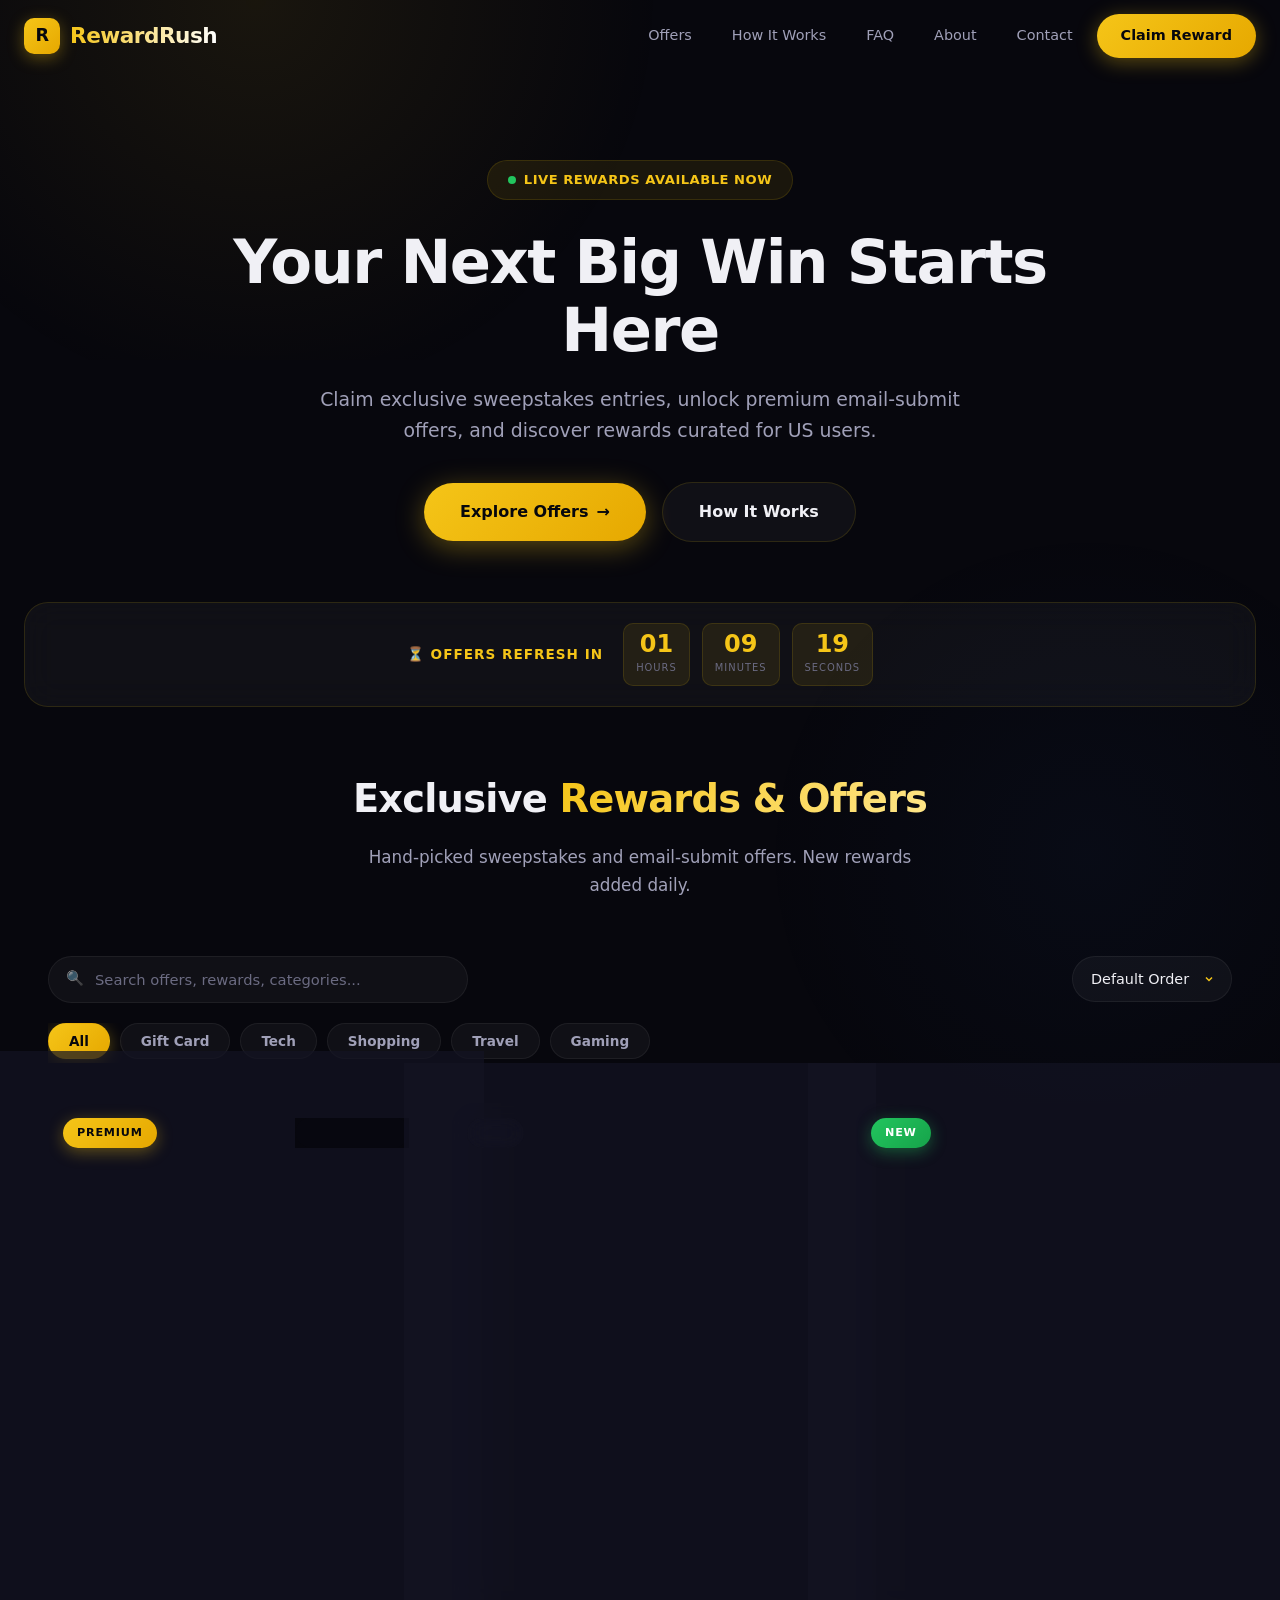
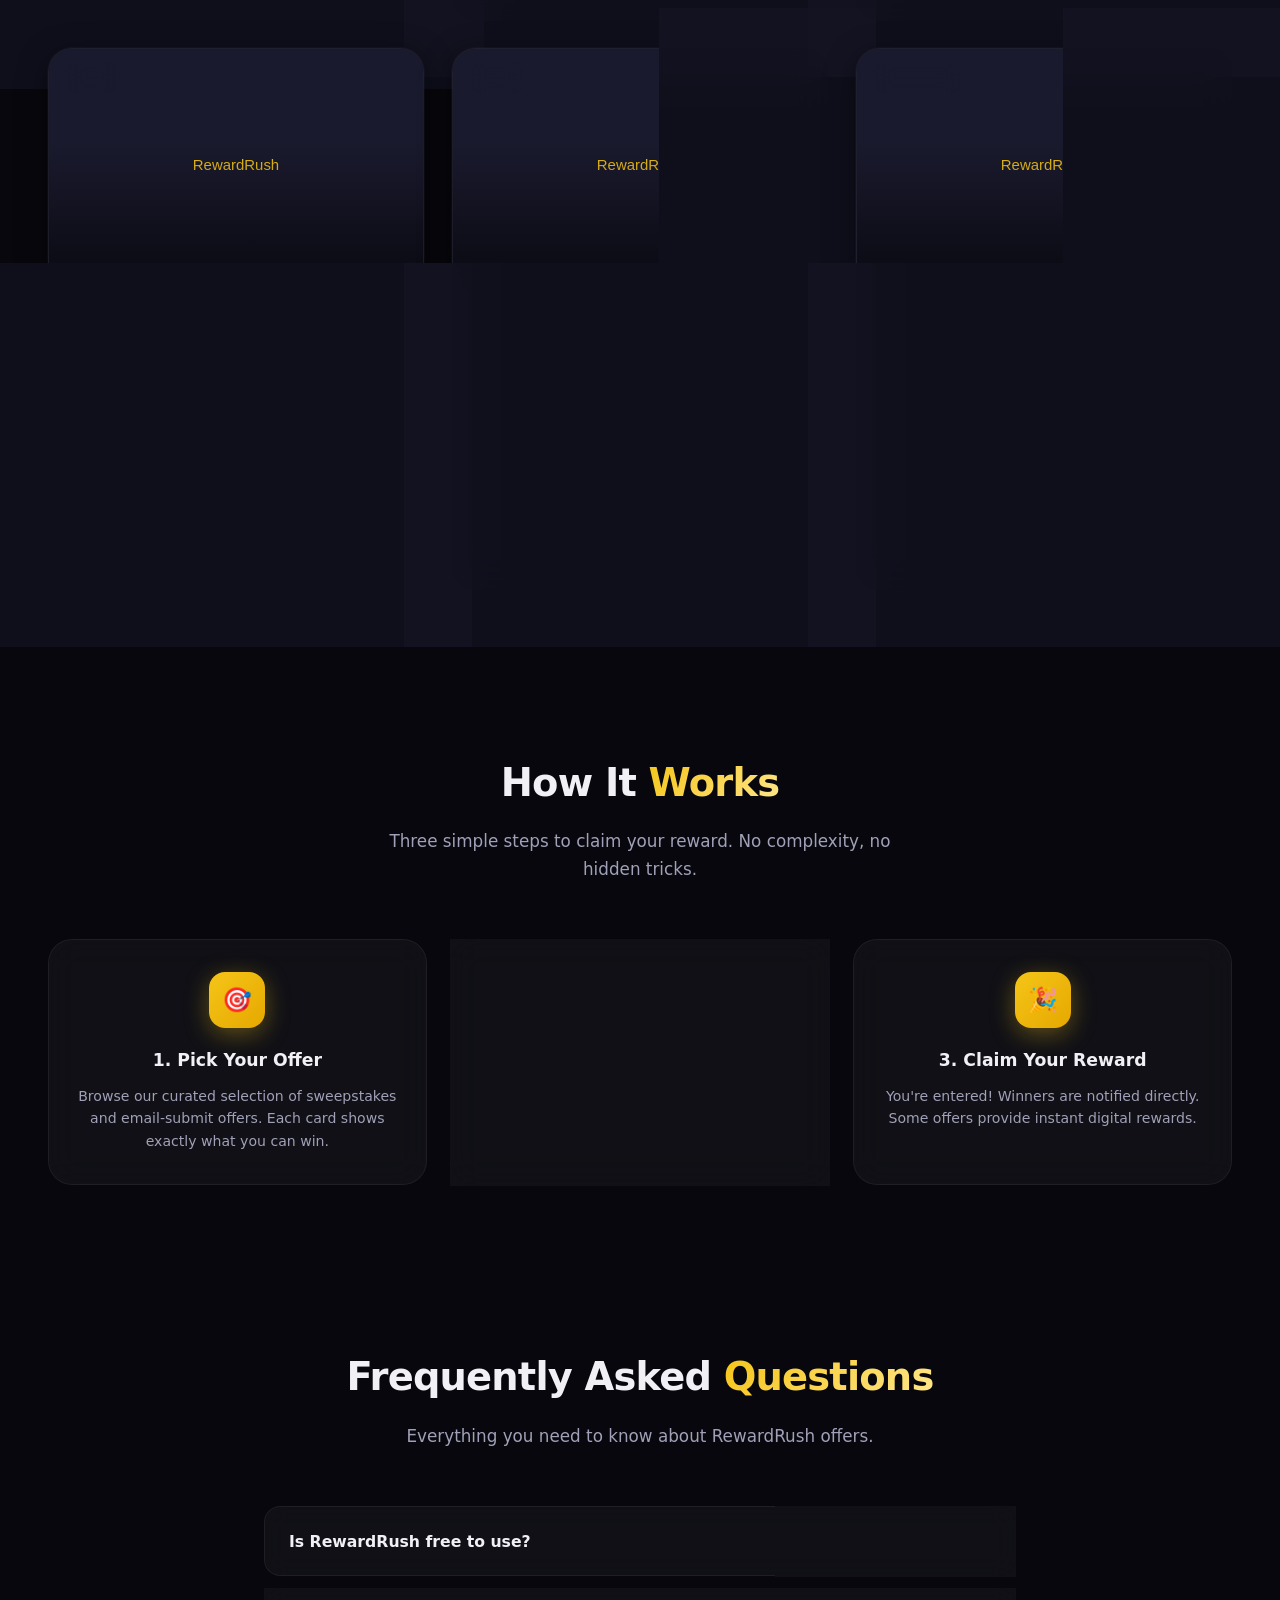
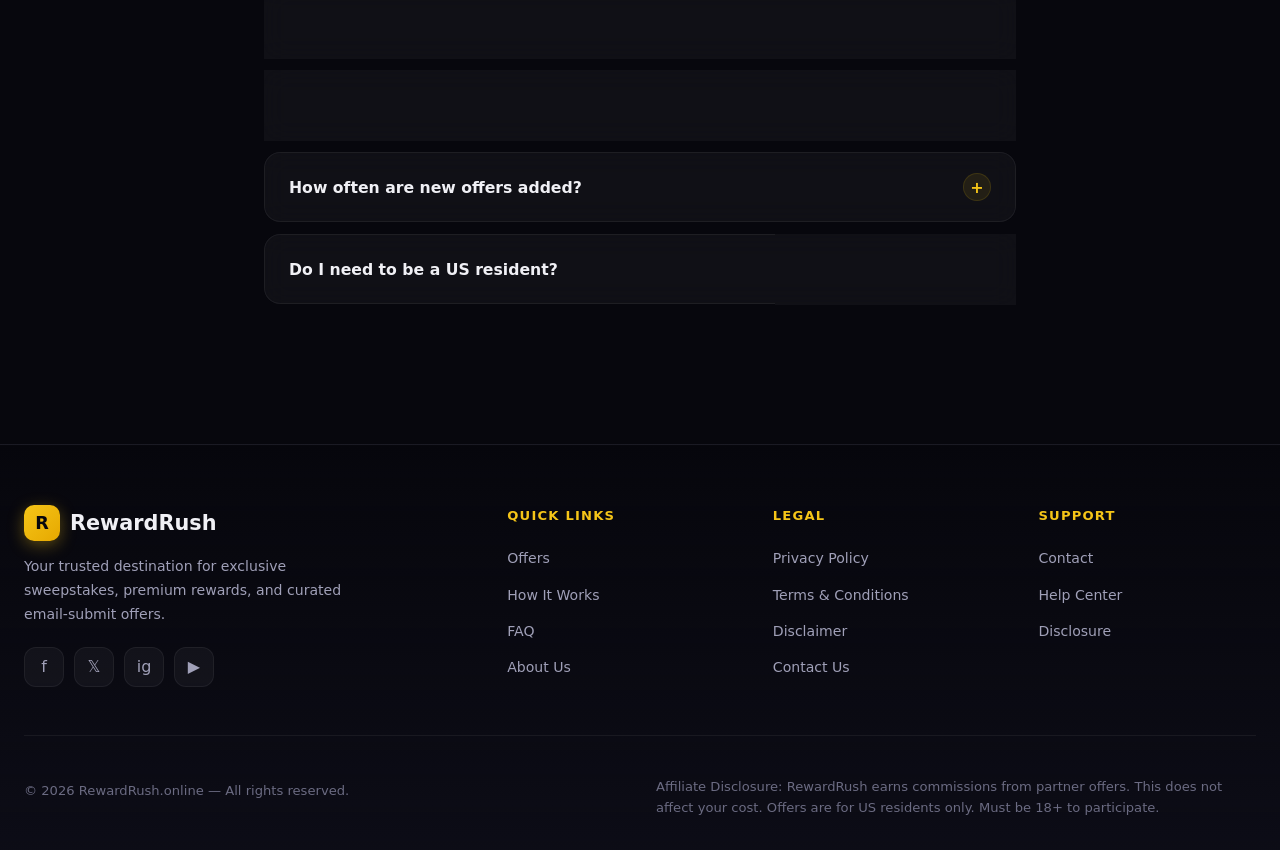
<file: index.html>
<!DOCTYPE html>
<html lang="en">
<head>
  <meta charset="UTF-8" />
  <meta name="viewport" content="width=device-width, initial-scale=1.0" />
  <meta name="description" content="Claim exclusive rewards, sweepstakes entries, and premium offers on RewardRush — your trusted US rewards destination." />
  <meta name="keywords" content="sweepstakes, rewards, email submit offers, win prizes, claim rewards, usa offers" />
  <meta name="robots" content="index, follow" />
  <link rel="canonical" href="https://rewardrush.online/" />

  <meta property="og:title" content="RewardRush — Claim Exclusive Rewards & Sweepstakes" />
  <meta property="og:description" content="Enter exclusive sweepstakes, claim premium rewards, and unlock email submit offers." />
  <meta property="og:url" content="https://rewardrush.online/" />
  <meta property="og:type" content="website" />

  <meta name="twitter:card" content="summary_large_image" />

  <script type="application/ld+json">
  {
    "@context": "https://schema.org",
    "@type": "WebSite",
    "name": "RewardRush",
    "url": "https://rewardrush.online",
    "description": "Exclusive rewards, sweepstakes, and premium offers."
  }
  </script>

  <title>RewardRush — Claim Exclusive Rewards & Sweepstakes</title>

  <style>
    :root {
      --bg-primary: #07070d;
      --bg-secondary: #0d0d17;
      --bg-card: rgba(20, 20, 35, 0.72);
      --bg-glass: rgba(255, 255, 255, 0.04);
      --border-glass: rgba(255, 215, 0, 0.12);
      --border-subtle: rgba(255, 255, 255, 0.06);

      /* Theme color — admin panel will override via CSS variables */
      --theme-primary: #f5c518;
      --theme-secondary: #e6a800;
      --theme-glow: rgba(245, 197, 24, 0.35);
      --theme-soft: rgba(245, 197, 24, 0.08);

      --text-primary: #f0f0f5;
      --text-secondary: #a0a0b8;
      --text-muted: #6b6b82;

      --accent-green: #22c55e;

      --radius-sm: 10px;
      --radius-md: 16px;
      --radius-lg: 24px;
      --radius-xl: 32px;

      --shadow-card: 0 8px 32px rgba(0, 0, 0, 0.45), 0 0 0 1px rgba(255,255,255,0.03);
      --shadow-hover: 0 16px 56px rgba(245, 197, 24, 0.25), 0 0 0 1px rgba(245,197,24,0.15);

      --transition-fast: 0.2s cubic-bezier(0.4, 0, 0.2, 1);
      --transition-smooth: 0.35s cubic-bezier(0.4, 0, 0.2, 1);
      --transition-bounce: 0.5s cubic-bezier(0.34, 1.56, 0.64, 1);
    }

    *, *::before, *::after { margin: 0; padding: 0; box-sizing: border-box; }

    html { scroll-behavior: smooth; -webkit-text-size-adjust: 100%; }

    body {
      font-family: 'Inter', 'Segoe UI', system-ui, -apple-system, sans-serif;
      background: var(--bg-primary);
      color: var(--text-primary);
      line-height: 1.65;
      overflow-x: hidden;
      min-height: 100vh;
      -webkit-font-smoothing: antialiased;
      -moz-osx-font-smoothing: grayscale;
    }

    body::before {
      content: '';
      position: fixed;
      top: -40%; left: -20%;
      width: 80vw; height: 80vh;
      background: radial-gradient(circle, var(--theme-soft) 0%, transparent 65%);
      pointer-events: none; z-index: 0;
      animation: ambientPulse 12s ease-in-out infinite alternate;
    }

    body::after {
      content: '';
      position: fixed;
      bottom: -30%; right: -20%;
      width: 70vw; height: 70vh;
      background: radial-gradient(circle, rgba(59, 130, 246, 0.04) 0%, transparent 60%);
      pointer-events: none; z-index: 0;
      animation: ambientPulse 15s ease-in-out infinite alternate-reverse;
    }

    @keyframes ambientPulse {
      0% { opacity: 0.5; transform: scale(1); }
      100% { opacity: 1; transform: scale(1.15); }
    }

    a { text-decoration: none; color: inherit; transition: color var(--transition-fast); }
    img { max-width: 100%; height: auto; display: block; }
    ul, ol { list-style: none; }
    button { font-family: inherit; cursor: pointer; border: none; outline: none; background: none; }

    ::-webkit-scrollbar { width: 8px; }
    ::-webkit-scrollbar-track { background: var(--bg-primary); }
    ::-webkit-scrollbar-thumb {
      background: linear-gradient(180deg, var(--theme-primary), var(--theme-secondary));
      border-radius: 4px;
    }

    /* ===================== NAVBAR ===================== */
    .navbar {
      position: fixed; top: 0; left: 0; width: 100%;
      z-index: 1000; padding: 0 24px;
      transition: all var(--transition-smooth);
      background: transparent;
    }

    .navbar.scrolled {
      background: rgba(7, 7, 13, 0.88);
      backdrop-filter: blur(20px);
      -webkit-backdrop-filter: blur(20px);
      border-bottom: 1px solid var(--border-subtle);
      box-shadow: 0 4px 30px rgba(0, 0, 0, 0.4);
    }

    .nav-inner {
      max-width: 1280px; margin: 0 auto;
      display: flex; align-items: center; justify-content: space-between;
      height: 72px;
    }

    .nav-logo {
      display: flex; align-items: center; gap: 10px;
      font-size: 1.35rem; font-weight: 800;
      letter-spacing: -0.5px; z-index: 1001;
    }

    .nav-logo-icon {
      width: 36px; height: 36px; border-radius: 10px;
      background: linear-gradient(135deg, var(--theme-primary), var(--theme-secondary));
      display: flex; align-items: center; justify-content: center;
      font-size: 1.1rem; color: #07070d; font-weight: 900;
      box-shadow: 0 4px 16px var(--theme-glow);
      animation: logoGlow 3s ease-in-out infinite alternate;
    }

    @keyframes logoGlow {
      0% { box-shadow: 0 4px 16px rgba(245, 197, 24, 0.25); }
      100% { box-shadow: 0 4px 28px rgba(245, 197, 24, 0.5); }
    }

    .nav-logo span {
      background: linear-gradient(90deg, var(--theme-primary), #fff, var(--theme-primary));
      background-size: 200% auto;
      -webkit-background-clip: text; -webkit-text-fill-color: transparent;
      background-clip: text;
      animation: shimmer 3s linear infinite;
    }

    @keyframes shimmer { to { background-position: 200% center; } }

    .nav-links { display: flex; align-items: center; gap: 8px; }

    .nav-links a {
      padding: 8px 16px; border-radius: var(--radius-sm);
      font-size: 0.9rem; font-weight: 500;
      color: var(--text-secondary);
      transition: all var(--transition-fast);
    }

    .nav-links a:hover { color: var(--theme-primary); background: var(--theme-soft); }

    .nav-cta {
      padding: 10px 24px !important;
      background: linear-gradient(135deg, var(--theme-primary), var(--theme-secondary)) !important;
      color: #07070d !important;
      font-weight: 700 !important;
      border-radius: 50px !important;
      box-shadow: 0 4px 20px var(--theme-glow);
      transition: all var(--transition-smooth) !important;
    }

    .nav-cta:hover {
      transform: translateY(-2px) !important;
      box-shadow: 0 8px 32px var(--theme-glow) !important;
    }

    .nav-toggle {
      display: none; flex-direction: column; gap: 5px;
      padding: 8px; z-index: 1001;
    }

    .nav-toggle span {
      width: 24px; height: 2px;
      background: var(--text-primary); border-radius: 2px;
      transition: all var(--transition-smooth);
    }

    .nav-toggle.active span:nth-child(1) { transform: rotate(45deg) translate(5px, 5px); }
    .nav-toggle.active span:nth-child(2) { opacity: 0; }
    .nav-toggle.active span:nth-child(3) { transform: rotate(-45deg) translate(5px, -5px); }

    /* ===================== HERO ===================== */
    .hero {
      position: relative; z-index: 1;
      padding: 160px 24px 60px;
      text-align: center; max-width: 900px; margin: 0 auto;
    }

    .hero-badge {
      display: inline-flex; align-items: center; gap: 8px;
      padding: 8px 20px; border-radius: 50px;
      background: var(--theme-soft);
      border: 1px solid var(--border-glass);
      font-size: 0.82rem; font-weight: 600;
      color: var(--theme-primary);
      letter-spacing: 0.5px; text-transform: uppercase;
      margin-bottom: 28px;
      animation: fadeInUp 0.8s ease both;
    }

    .hero-badge .dot {
      width: 8px; height: 8px; border-radius: 50%;
      background: var(--accent-green);
      animation: pulseDot 1.5s ease-in-out infinite;
    }

    @keyframes pulseDot {
      0%, 100% { opacity: 1; box-shadow: 0 0 0 0 rgba(34, 197, 94, 0.5); }
      50% { opacity: 0.6; box-shadow: 0 0 0 8px rgba(34, 197, 94, 0); }
    }

    .hero h1 {
      font-size: clamp(2.2rem, 6vw, 3.8rem);
      font-weight: 900; line-height: 1.12;
      letter-spacing: -1.5px; margin-bottom: 20px;
      animation: fadeInUp 0.8s ease 0.1s both;
    }

    .hero h1 .highlight {
      background: linear-gradient(135deg, var(--theme-primary), #fff8d6, var(--theme-secondary));
      background-size: 200% auto;
      -webkit-background-clip: text; -webkit-text-fill-color: transparent;
      background-clip: text;
      animation: shimmer 4s linear infinite;
    }

    .hero p {
      font-size: clamp(1rem, 2.5vw, 1.18rem);
      color: var(--text-secondary);
      max-width: 640px; margin: 0 auto 36px;
      animation: fadeInUp 0.8s ease 0.2s both;
    }

    .hero-actions {
      display: flex; align-items: center; justify-content: center;
      gap: 16px; flex-wrap: wrap;
      animation: fadeInUp 0.8s ease 0.3s both;
    }

    .btn {
      display: inline-flex; align-items: center; justify-content: center;
      gap: 8px; padding: 16px 36px;
      border-radius: 50px; font-size: 1rem; font-weight: 700;
      transition: all var(--transition-smooth);
      position: relative; overflow: hidden;
    }

    .btn-primary {
      background: linear-gradient(135deg, var(--theme-primary), var(--theme-secondary));
      color: #07070d;
      box-shadow: 0 6px 28px var(--theme-glow);
    }

    .btn-primary::before {
      content: ''; position: absolute;
      top: 0; left: -100%; width: 100%; height: 100%;
      background: linear-gradient(90deg, transparent, rgba(255,255,255,0.4), transparent);
      transition: left 0.6s ease;
    }

    .btn-primary:hover::before { left: 100%; }
    .btn-primary:hover {
      transform: translateY(-3px) scale(1.02);
      box-shadow: 0 12px 48px var(--theme-glow);
    }

    .btn-outline {
      border: 1.5px solid var(--border-glass);
      color: var(--text-primary);
      background: var(--bg-glass);
      backdrop-filter: blur(10px);
    }

    .btn-outline:hover {
      border-color: var(--theme-primary);
      color: var(--theme-primary);
      background: var(--theme-soft);
      transform: translateY(-2px);
    }

    .btn-arrow { transition: transform var(--transition-smooth); }
    .btn:hover .btn-arrow { transform: translateX(4px); }

    /* ===================== COUNTDOWN ===================== */
    .countdown-bar {
      max-width: 1280px; margin: 0 auto 40px; padding: 0 24px;
    }

    .countdown-inner {
      display: flex; align-items: center; justify-content: center;
      gap: 20px; flex-wrap: wrap;
      padding: 20px 32px; border-radius: var(--radius-lg);
      background: var(--bg-glass);
      border: 1px solid var(--border-glass);
      backdrop-filter: blur(16px);
      animation: fadeInUp 0.8s ease 0.4s both;
    }

    .countdown-label {
      font-size: 0.85rem; font-weight: 600;
      color: var(--theme-primary);
      text-transform: uppercase; letter-spacing: 1px;
    }

    .countdown-timer { display: flex; gap: 12px; }

    .countdown-unit {
      display: flex; flex-direction: column; align-items: center;
      min-width: 58px; padding: 8px 12px;
      border-radius: var(--radius-sm);
      background: var(--theme-soft);
      border: 1px solid var(--border-glass);
    }

    .countdown-unit .num {
      font-size: 1.5rem; font-weight: 800;
      color: var(--theme-primary); line-height: 1;
      font-variant-numeric: tabular-nums;
    }

    .countdown-unit .label {
      font-size: 0.62rem; text-transform: uppercase;
      letter-spacing: 1px; color: var(--text-muted);
      margin-top: 4px;
    }

    /* ===================== FILTER TOOLBAR (NEW) ===================== */
    .toolbar {
      max-width: 1280px; margin: 0 auto 40px; padding: 0 24px;
      display: flex; flex-direction: column; gap: 20px;
      animation: fadeInUp 0.6s ease both;
    }

    .toolbar-top {
      display: flex; align-items: center; justify-content: space-between;
      gap: 16px; flex-wrap: wrap;
    }

    .search-box {
      position: relative; flex: 1;
      min-width: 240px; max-width: 420px;
    }

    .search-box input {
      width: 100%; padding: 14px 18px 14px 46px;
      border-radius: 50px;
      background: var(--bg-glass);
      border: 1px solid var(--border-subtle);
      color: var(--text-primary);
      font-family: inherit; font-size: 0.92rem;
      transition: all var(--transition-smooth);
    }

    .search-box input::placeholder { color: var(--text-muted); }

    .search-box input:focus {
      outline: none;
      border-color: var(--theme-primary);
      background: var(--theme-soft);
      box-shadow: 0 0 0 4px var(--theme-soft);
    }

    .search-box::before {
      content: '🔍';
      position: absolute; left: 18px; top: 50%;
      transform: translateY(-50%);
      font-size: 0.9rem; opacity: 0.6;
      pointer-events: none;
    }

    .sort-select {
      padding: 14px 40px 14px 18px;
      border-radius: 50px;
      background: var(--bg-glass);
      border: 1px solid var(--border-subtle);
      color: var(--text-primary);
      font-family: inherit; font-size: 0.9rem;
      cursor: pointer;
      appearance: none;
      background-image: url("data:image/svg+xml;charset=UTF-8,%3csvg xmlns='http://www.w3.org/2000/svg' width='12' height='12' viewBox='0 0 24 24' fill='none' stroke='%23f5c518' stroke-width='3'%3e%3cpolyline points='6 9 12 15 18 9'/%3e%3c/svg%3e");
      background-repeat: no-repeat;
      background-position: right 16px center;
      transition: all var(--transition-smooth);
    }

    .sort-select:focus {
      outline: none;
      border-color: var(--theme-primary);
      background-color: var(--theme-soft);
    }

    .sort-select option { background: var(--bg-secondary); color: var(--text-primary); }

    .category-pills {
      display: flex; gap: 10px; flex-wrap: wrap;
      padding-bottom: 4px;
      overflow-x: auto;
      scrollbar-width: none;
    }

    .category-pills::-webkit-scrollbar { display: none; }

    .cat-pill {
      padding: 9px 20px; border-radius: 50px;
      background: var(--bg-glass);
      border: 1px solid var(--border-subtle);
      color: var(--text-secondary);
      font-size: 0.85rem; font-weight: 600;
      white-space: nowrap;
      transition: all var(--transition-smooth);
    }

    .cat-pill:hover {
      color: var(--theme-primary);
      border-color: var(--border-glass);
      background: var(--theme-soft);
    }

    .cat-pill.active {
      background: linear-gradient(135deg, var(--theme-primary), var(--theme-secondary));
      color: #07070d;
      border-color: transparent;
      box-shadow: 0 4px 16px var(--theme-glow);
    }

    /* ===================== SECTION HEADERS ===================== */
    .section {
      position: relative; z-index: 1;
      padding: 80px 24px; max-width: 1280px; margin: 0 auto;
    }

    .section-header { text-align: center; margin-bottom: 56px; }

    .section-header h2 {
      font-size: clamp(1.7rem, 4vw, 2.4rem);
      font-weight: 800; letter-spacing: -0.8px; margin-bottom: 14px;
    }

    .section-header h2 .gold {
      background: linear-gradient(135deg, var(--theme-primary), #ffe68a);
      -webkit-background-clip: text; -webkit-text-fill-color: transparent;
      background-clip: text;
    }

    .section-header p {
      font-size: 1.05rem; color: var(--text-secondary);
      max-width: 560px; margin: 0 auto;
    }

    /* ===================== CARDS GRID ===================== */
    .cards-grid {
      display: grid;
      grid-template-columns: repeat(auto-fill, minmax(320px, 1fr));
      gap: 28px;
      padding: 0 24px;
      max-width: 1280px;
      margin: 0 auto;
    }

    /* ===================== OFFER CARD ===================== */
    .offer-card {
      position: relative;
      border-radius: var(--radius-lg);
      background: var(--bg-card);
      border: 1px solid var(--border-subtle);
      backdrop-filter: blur(20px);
      -webkit-backdrop-filter: blur(20px);
      overflow: hidden;
      transition: all var(--transition-bounce);
      box-shadow: var(--shadow-card);
      animation: cardReveal 0.7s cubic-bezier(0.16, 1, 0.3, 1) both;
    }

    @keyframes cardReveal {
      from { opacity: 0; transform: translateY(32px) scale(0.96); }
      to { opacity: 1; transform: translateY(0) scale(1); }
    }

    .offer-card:hover {
      transform: translateY(-8px) scale(1.02);
      border-color: rgba(245, 197, 24, 0.3);
      box-shadow: var(--shadow-hover);
    }

    .offer-card.featured {
      border-color: var(--theme-primary);
      box-shadow: 0 8px 40px var(--theme-glow);
    }

    .offer-card.featured::after {
      content: '⭐ FEATURED';
      position: absolute;
      top: 14px; right: 14px;
      z-index: 3;
      padding: 5px 12px;
      border-radius: 50px;
      font-size: 0.65rem; font-weight: 800;
      background: rgba(7,7,13,0.85);
      color: var(--theme-primary);
      letter-spacing: 1px;
      backdrop-filter: blur(10px);
      border: 1px solid var(--border-glass);
    }

    .card-image-wrap {
      position: relative;
      width: 100%; aspect-ratio: 16 / 10;
      overflow: hidden;
      background: linear-gradient(135deg, #1a1a2e, #16162a);
    }

    .card-image-wrap img {
      width: 100%; height: 100%;
      object-fit: cover;
      transition: transform 0.6s cubic-bezier(0.16, 1, 0.3, 1);
    }

    .offer-card:hover .card-image-wrap img { transform: scale(1.08); }

    .card-image-wrap::after {
      content: '';
      position: absolute; inset: 0;
      background: linear-gradient(180deg, transparent 40%, rgba(7,7,13,0.85) 100%);
      pointer-events: none;
    }

    .card-badge {
      position: absolute; top: 14px; left: 14px; z-index: 2;
      padding: 6px 14px; border-radius: 50px;
      font-size: 0.7rem; font-weight: 800;
      text-transform: uppercase; letter-spacing: 0.8px;
      backdrop-filter: blur(10px);
      animation: badgePop 0.5s cubic-bezier(0.34, 1.56, 0.64, 1) both;
    }

    @keyframes badgePop {
      from { transform: scale(0.6); opacity: 0; }
      to { transform: scale(1); opacity: 1; }
    }

    .badge-hot {
      background: linear-gradient(135deg, #ef4444, #dc2626);
      color: #fff;
      box-shadow: 0 4px 16px rgba(239, 68, 68, 0.4);
    }

    .badge-new {
      background: linear-gradient(135deg, var(--accent-green), #16a34a);
      color: #fff;
      box-shadow: 0 4px 16px rgba(34, 197, 94, 0.4);
    }

    .badge-premium {
      background: linear-gradient(135deg, var(--theme-primary), var(--theme-secondary));
      color: #07070d;
      box-shadow: 0 4px 16px var(--theme-glow);
    }

    .badge-exclusive {
      background: linear-gradient(135deg, #a855f7, #7c3aed);
      color: #fff;
      box-shadow: 0 4px 16px rgba(168, 85, 247, 0.4);
    }

    .card-body {
      padding: 22px 24px 26px;
      position: relative; z-index: 2;
    }

    .card-category {
      font-size: 0.72rem; font-weight: 700;
      text-transform: uppercase; letter-spacing: 1.2px;
      color: var(--theme-primary); margin-bottom: 8px;
    }

    .card-title {
      font-size: 1.15rem; font-weight: 700;
      color: var(--text-primary); margin-bottom: 8px;
      line-height: 1.35;
      display: -webkit-box;
      -webkit-line-clamp: 2;
      -webkit-box-orient: vertical;
      overflow: hidden;
    }

    .card-desc {
      font-size: 0.88rem; color: var(--text-secondary);
      line-height: 1.6; margin-bottom: 20px;
      display: -webkit-box;
      -webkit-line-clamp: 2;
      -webkit-box-orient: vertical;
      overflow: hidden;
    }

    .card-meta {
      display: flex; align-items: center; justify-content: space-between;
      margin-bottom: 18px; padding-bottom: 16px;
      border-bottom: 1px solid var(--border-subtle);
    }

    .card-reward {
      display: flex; align-items: center; gap: 6px;
      font-size: 0.82rem; font-weight: 600;
      color: var(--accent-green);
    }

    .card-entries { font-size: 0.78rem; color: var(--text-muted); }

    .card-cta {
      display: flex; align-items: center; justify-content: center;
      gap: 8px; width: 100%;
      padding: 14px 24px; border-radius: 50px;
      font-size: 0.92rem; font-weight: 700;
      background: linear-gradient(135deg, var(--theme-primary), var(--theme-secondary));
      color: #07070d;
      transition: all var(--transition-smooth);
      box-shadow: 0 4px 20px var(--theme-glow);
      position: relative; overflow: hidden;
    }

    .card-cta::before {
      content: ''; position: absolute;
      top: 0; left: -100%; width: 100%; height: 100%;
      background: linear-gradient(90deg, transparent, rgba(255,255,255,0.5), transparent);
      transition: left 0.5s ease;
    }

    .card-cta:hover::before { left: 100%; }
    .card-cta:hover {
      transform: translateY(-2px) scale(1.02);
      box-shadow: 0 8px 36px var(--theme-glow);
    }

    .card-cta:active { transform: translateY(0) scale(0.98); }

    /* ===================== EMPTY STATE ===================== */
    .empty-state {
      grid-column: 1 / -1;
      text-align: center;
      padding: 80px 24px;
      color: var(--text-muted);
    }

    .empty-state-icon {
      font-size: 3rem; margin-bottom: 16px;
      opacity: 0.5;
    }

    .empty-state h3 {
      font-size: 1.3rem; font-weight: 700;
      color: var(--text-secondary); margin-bottom: 8px;
    }

    .empty-state p { font-size: 0.9rem; }

    /* ===================== SKELETON ===================== */
    .card-skeleton {
      border-radius: var(--radius-lg);
      background: var(--bg-card);
      border: 1px solid var(--border-subtle);
      overflow: hidden;
    }

    .skeleton-img {
      width: 100%; aspect-ratio: 16 / 10;
      background: linear-gradient(90deg, #1a1a2e 25%, #222240 50%, #1a1a2e 75%);
      background-size: 200% 100%;
      animation: skeletonShimmer 1.5s infinite;
    }

    .skeleton-body { padding: 22px 24px 26px; }

    .skeleton-line {
      height: 14px; border-radius: 6px;
      background: linear-gradient(90deg, #1a1a2e 25%, #222240 50%, #1a1a2e 75%);
      background-size: 200% 100%;
      animation: skeletonShimmer 1.5s infinite;
      margin-bottom: 12px;
    }

    .skeleton-line.w60 { width: 60%; }
    .skeleton-line.w80 { width: 80%; }
    .skeleton-line.w100 { width: 100%; }
    .skeleton-line.btn { height: 48px; border-radius: 50px; margin-top: 16px; }

    @keyframes skeletonShimmer {
      0% { background-position: 200% 0; }
      100% { background-position: -200% 0; }
    }

    /* ===================== FEATURES ===================== */
    .features-grid {
      display: grid;
      grid-template-columns: repeat(auto-fit, minmax(240px, 1fr));
      gap: 24px; max-width: 1280px; margin: 0 auto;
      padding: 0 24px;
    }

    .feature-card {
      padding: 32px 28px;
      border-radius: var(--radius-lg);
      background: var(--bg-glass);
      border: 1px solid var(--border-subtle);
      backdrop-filter: blur(16px);
      transition: all var(--transition-smooth);
      text-align: center;
    }

    .feature-card:hover {
      border-color: var(--border-glass);
      background: var(--theme-soft);
      transform: translateY(-6px);
      box-shadow: 0 12px 40px rgba(0,0,0,0.3);
    }

    .feature-icon {
      width: 56px; height: 56px;
      border-radius: 16px;
      background: linear-gradient(135deg, var(--theme-primary), var(--theme-secondary));
      display: flex; align-items: center; justify-content: center;
      font-size: 1.5rem; margin: 0 auto 18px;
      box-shadow: 0 6px 24px var(--theme-glow);
    }

    .feature-card h3 {
      font-size: 1.08rem; font-weight: 700;
      margin-bottom: 10px; color: var(--text-primary);
    }

    .feature-card p {
      font-size: 0.88rem; color: var(--text-secondary);
      line-height: 1.6;
    }

    /* ===================== FAQ ===================== */
    .faq-list {
      max-width: 800px; margin: 0 auto; padding: 0 24px;
      display: flex; flex-direction: column; gap: 12px;
    }

    .faq-item {
      border-radius: var(--radius-md);
      background: var(--bg-glass);
      border: 1px solid var(--border-subtle);
      backdrop-filter: blur(12px);
      overflow: hidden;
      transition: all var(--transition-smooth);
    }

    .faq-item:hover { border-color: var(--border-glass); }

    .faq-question {
      display: flex; align-items: center; justify-content: space-between;
      gap: 16px; width: 100%; padding: 20px 24px;
      font-size: 0.98rem; font-weight: 600;
      color: var(--text-primary); text-align: left;
      transition: color var(--transition-fast);
    }

    .faq-question:hover { color: var(--theme-primary); }

    .faq-icon {
      flex-shrink: 0; width: 28px; height: 28px;
      border-radius: 50%;
      background: var(--theme-soft);
      border: 1px solid var(--border-glass);
      display: flex; align-items: center; justify-content: center;
      font-size: 1rem; color: var(--theme-primary);
      transition: all var(--transition-smooth); font-weight: 700;
    }

    .faq-item.open .faq-icon {
      transform: rotate(45deg);
      background: var(--theme-primary); color: #07070d;
    }

    .faq-answer {
      max-height: 0; overflow: hidden;
      transition: max-height 0.45s cubic-bezier(0.4, 0, 0.2, 1), padding 0.3s ease;
      padding: 0 24px;
    }

    .faq-item.open .faq-answer { max-height: 400px; padding: 0 24px 22px; }

    .faq-answer p {
      font-size: 0.9rem; color: var(--text-secondary); line-height: 1.7;
    }

    /* ===================== FOOTER ===================== */
    .footer {
      position: relative; z-index: 1;
      margin-top: 60px; padding: 60px 24px 32px;
      background: linear-gradient(180deg, transparent, rgba(13, 13, 23, 0.95));
      border-top: 1px solid var(--border-subtle);
    }

    .footer-inner { max-width: 1280px; margin: 0 auto; }

    .footer-grid {
      display: grid; grid-template-columns: 2fr 1fr 1fr 1fr;
      gap: 48px; margin-bottom: 48px;
    }

    .footer-brand h3 {
      font-size: 1.3rem; font-weight: 800; margin-bottom: 14px;
      display: flex; align-items: center; gap: 10px;
    }

    .footer-brand p {
      font-size: 0.88rem; color: var(--text-secondary);
      line-height: 1.7; max-width: 320px; margin-bottom: 20px;
    }

    .footer-social { display: flex; gap: 10px; }

    .footer-social a {
      width: 40px; height: 40px; border-radius: 12px;
      background: var(--bg-glass);
      border: 1px solid var(--border-subtle);
      display: flex; align-items: center; justify-content: center;
      font-size: 1rem; color: var(--text-secondary);
      transition: all var(--transition-smooth);
    }

    .footer-social a:hover {
      background: var(--theme-soft);
      border-color: var(--border-glass);
      color: var(--theme-primary);
      transform: translateY(-3px);
    }

    .footer-col h4 {
      font-size: 0.82rem; font-weight: 700;
      text-transform: uppercase; letter-spacing: 1.2px;
      color: var(--theme-primary); margin-bottom: 18px;
    }

    .footer-col ul { display: flex; flex-direction: column; gap: 10px; }

    .footer-col a {
      font-size: 0.88rem; color: var(--text-secondary);
      transition: all var(--transition-fast);
    }

    .footer-col a:hover { color: var(--theme-primary); padding-left: 4px; }

    .footer-bottom {
      display: flex; align-items: center; justify-content: space-between;
      flex-wrap: wrap; gap: 16px;
      padding-top: 28px; border-top: 1px solid var(--border-subtle);
    }

    .footer-bottom p { font-size: 0.82rem; color: var(--text-muted); }

    .footer-disclaimer {
      font-size: 0.75rem; color: var(--text-muted);
      max-width: 600px; line-height: 1.6; margin-top: 12px;
    }

    /* ===================== ANIMATIONS ===================== */
    @keyframes fadeInUp {
      from { opacity: 0; transform: translateY(24px); }
      to { opacity: 1; transform: translateY(0); }
    }

    .reveal {
      opacity: 0; transform: translateY(28px);
      transition: opacity 0.7s cubic-bezier(0.16, 1, 0.3, 1), transform 0.7s cubic-bezier(0.16, 1, 0.3, 1);
    }

    .reveal.visible { opacity: 1; transform: translateY(0); }

    /* ===================== RESPONSIVE ===================== */
    @media (max-width: 1024px) {
      .footer-grid { grid-template-columns: 1fr 1fr; gap: 36px; }
    }

    @media (max-width: 768px) {
      .nav-links {
        position: fixed; top: 0; right: -100%;
        width: min(320px, 80vw); height: 100vh;
        background: rgba(7, 7, 13, 0.97);
        backdrop-filter: blur(24px);
        flex-direction: column; align-items: flex-start;
        justify-content: center; padding: 80px 32px;
        gap: 12px;
        transition: right var(--transition-smooth);
        border-left: 1px solid var(--border-subtle);
      }

      .nav-links.open { right: 0; }

      .nav-links a { font-size: 1.05rem; padding: 14px 20px; width: 100%; }

      .nav-cta { width: 100%; text-align: center; margin-top: 8px; }

      .nav-toggle { display: flex; }

      .hero { padding: 130px 20px 50px; }
      .hero h1 { letter-spacing: -1px; }

      .hero-actions { flex-direction: column; width: 100%; }
      .hero-actions .btn { width: 100%; }

      .toolbar-top { flex-direction: column; align-items: stretch; }
      .search-box { max-width: 100%; }
      .sort-select { width: 100%; }

      .cards-grid { grid-template-columns: 1fr; padding: 0 16px; }
      .section { padding: 60px 16px; }
      .footer-grid { grid-template-columns: 1fr; gap: 32px; }
      .footer-bottom { flex-direction: column; text-align: center; }
      .countdown-inner { flex-direction: column; gap: 14px; padding: 18px 20px; }
      .countdown-unit { min-width: 50px; padding: 6px 10px; }
      .countdown-unit .num { font-size: 1.2rem; }
    }

    @media (max-width: 380px) {
      .hero h1 { font-size: 1.8rem; }
      .card-body { padding: 18px 18px 22px; }
    }

    @media (prefers-reduced-motion: reduce) {
      *, *::before, *::after {
        animation-duration: 0.01ms !important;
        animation-iteration-count: 1 !important;
        transition-duration: 0.01ms !important;
        scroll-behavior: auto !important;
      }
    }

    a:focus-visible, button:focus-visible, input:focus-visible, select:focus-visible {
      outline: 2px solid var(--theme-primary);
      outline-offset: 3px;
      border-radius: 4px;
    }
  </style>
</head>
<body>

  <!-- ==================== NAVBAR ==================== -->
  <nav class="navbar" id="navbar" role="navigation" aria-label="Main navigation">
    <div class="nav-inner">
      <a href="/" class="nav-logo" aria-label="RewardRush Home">
        <div class="nav-logo-icon" aria-hidden="true">R</div>
        <span>RewardRush</span>
      </a>

      <button class="nav-toggle" id="navToggle" aria-label="Toggle menu" aria-expanded="false">
        <span></span><span></span><span></span>
      </button>

      <div class="nav-links" id="navLinks">
        <a href="#offers">Offers</a>
        <a href="#how-it-works">How It Works</a>
        <a href="#faq">FAQ</a>
        <a href="/about.html">About</a>
        <a href="/contact.html">Contact</a>
        <a href="#offers" class="nav-cta">Claim Reward</a>
      </div>
    </div>
  </nav>

  <!-- ==================== HERO ==================== -->
  <header class="hero" role="banner">
    <div class="hero-badge">
      <span class="dot" aria-hidden="true"></span>
      <span id="heroBadgeText">Live Rewards Available Now</span>
    </div>

    <h1 id="heroTitle">
      Your Next <span class="highlight">Big Win</span> Starts Here
    </h1>

    <p id="heroSubtitle">
      Claim exclusive sweepstakes entries, unlock premium email-submit offers, and discover rewards curated for US users.
    </p>

    <div class="hero-actions">
      <a href="#offers" class="btn btn-primary">
        Explore Offers <span class="btn-arrow" aria-hidden="true">→</span>
      </a>
      <a href="#how-it-works" class="btn btn-outline">How It Works</a>
    </div>
  </header>

  <!-- ==================== COUNTDOWN ==================== -->
  <section class="countdown-bar" id="countdownSection" aria-label="Offer countdown timer">
    <div class="countdown-inner">
      <span class="countdown-label">⏳ Offers refresh in</span>
      <div class="countdown-timer" id="countdown" aria-live="polite">
        <div class="countdown-unit">
          <span class="num" id="cd-hours">00</span>
          <span class="label">Hours</span>
        </div>
        <div class="countdown-unit">
          <span class="num" id="cd-minutes">00</span>
          <span class="label">Minutes</span>
        </div>
        <div class="countdown-unit">
          <span class="num" id="cd-seconds">00</span>
          <span class="label">Seconds</span>
        </div>
      </div>
    </div>
  </section>

  <!-- ==================== OFFERS ==================== -->
  <main>
    <section class="section" id="offers" aria-labelledby="offers-heading" style="padding-top: 20px;">
      <div class="section-header reveal">
        <h2 id="offers-heading">Exclusive <span class="gold">Rewards & Offers</span></h2>
        <p>Hand-picked sweepstakes and email-submit offers. New rewards added daily.</p>
      </div>

      <!-- Toolbar: search, sort, category filters — all admin-driven -->
      <div class="toolbar reveal">
        <div class="toolbar-top">
          <div class="search-box">
            <input
              type="search"
              id="searchInput"
              placeholder="Search offers, rewards, categories..."
              aria-label="Search offers"
            />
          </div>
          <select class="sort-select" id="sortSelect" aria-label="Sort offers">
            <option value="order">Default Order</option>
            <option value="newest">Newest First</option>
            <option value="reward-high">Highest Value</option>
            <option value="popular">Most Popular</option>
            <option value="az">A → Z</option>
          </select>
        </div>
        <div class="category-pills" id="categoryPills" role="tablist" aria-label="Offer categories">
          <!-- Category pills injected by JS -->
        </div>
      </div>

      <div class="cards-grid" id="cardsGrid" role="list" aria-label="Available reward offers">
        <!-- Skeletons shown while loading -->
        <div class="card-skeleton">
          <div class="skeleton-img"></div>
          <div class="skeleton-body">
            <div class="skeleton-line w60"></div>
            <div class="skeleton-line w100"></div>
            <div class="skeleton-line w80"></div>
            <div class="skeleton-line btn"></div>
          </div>
        </div>
        <div class="card-skeleton">
          <div class="skeleton-img"></div>
          <div class="skeleton-body">
            <div class="skeleton-line w60"></div>
            <div class="skeleton-line w100"></div>
            <div class="skeleton-line w80"></div>
            <div class="skeleton-line btn"></div>
          </div>
        </div>
        <div class="card-skeleton">
          <div class="skeleton-img"></div>
          <div class="skeleton-body">
            <div class="skeleton-line w60"></div>
            <div class="skeleton-line w100"></div>
            <div class="skeleton-line w80"></div>
            <div class="skeleton-line btn"></div>
          </div>
        </div>
      </div>
    </section>

    <!-- ==================== HOW IT WORKS ==================== -->
    <section class="section" id="how-it-works" aria-labelledby="how-heading">
      <div class="section-header reveal">
        <h2 id="how-heading">How It <span class="gold">Works</span></h2>
        <p>Three simple steps to claim your reward. No complexity, no hidden tricks.</p>
      </div>

      <div class="features-grid">
        <div class="feature-card reveal">
          <div class="feature-icon" aria-hidden="true">🎯</div>
          <h3>1. Pick Your Offer</h3>
          <p>Browse our curated selection of sweepstakes and email-submit offers. Each card shows exactly what you can win.</p>
        </div>
        <div class="feature-card reveal">
          <div class="feature-icon" aria-hidden="true">✉️</div>
          <h3>2. Submit Your Email</h3>
          <p>Click the claim button and complete the quick email submission. Takes less than 30 seconds.</p>
        </div>
        <div class="feature-card reveal">
          <div class="feature-icon" aria-hidden="true">🎉</div>
          <h3>3. Claim Your Reward</h3>
          <p>You're entered! Winners are notified directly. Some offers provide instant digital rewards.</p>
        </div>
      </div>
    </section>

    <!-- ==================== FAQ ==================== -->
    <section class="section" id="faq" aria-labelledby="faq-heading">
      <div class="section-header reveal">
        <h2 id="faq-heading">Frequently Asked <span class="gold">Questions</span></h2>
        <p>Everything you need to know about RewardRush offers.</p>
      </div>

      <div class="faq-list reveal">
        <div class="faq-item">
          <button class="faq-question" aria-expanded="false">
            Is RewardRush free to use?
            <span class="faq-icon" aria-hidden="true">+</span>
          </button>
          <div class="faq-answer">
            <p>Yes, 100% free. You never pay anything to enter sweepstakes or claim email-submit offers on RewardRush. We earn a small commission from our partners when you complete an offer — at no extra cost to you.</p>
          </div>
        </div>

        <div class="faq-item">
          <button class="faq-question" aria-expanded="false">
            How do I know the offers are legitimate?
            <span class="faq-icon" aria-hidden="true">+</span>
          </button>
          <div class="faq-answer">
            <p>Every offer on RewardRush is sourced from established affiliate networks and verified advertisers. We only list offers from reputable partners with clear terms and privacy policies.</p>
          </div>
        </div>

        <div class="faq-item">
          <button class="faq-question" aria-expanded="false">
            Will my email be shared with third parties?
            <span class="faq-icon" aria-hidden="true">+</span>
          </button>
          <div class="faq-answer">
            <p>Your email is submitted directly to the advertiser of the specific offer you choose. Each advertiser has their own privacy policy, which is linked on their offer page.</p>
          </div>
        </div>

        <div class="faq-item">
          <button class="faq-question" aria-expanded="false">
            How often are new offers added?
            <span class="faq-icon" aria-hidden="true">+</span>
          </button>
          <div class="faq-answer">
            <p>New offers are added daily, sometimes multiple times per day. Check back frequently or bookmark RewardRush to catch the best rewards before they expire.</p>
          </div>
        </div>

        <div class="faq-item">
          <button class="faq-question" aria-expanded="false">
            Do I need to be a US resident?
            <span class="faq-icon" aria-hidden="true">+</span>
          </button>
          <div class="faq-answer">
            <p>Most of our offers are targeted to US residents (USA geo). Some offers may have additional eligibility requirements shown on the offer page itself.</p>
          </div>
        </div>
      </div>
    </section>
  </main>

  <!-- ==================== FOOTER ==================== -->
  <footer class="footer" role="contentinfo">
    <div class="footer-inner">
      <div class="footer-grid">
        <div class="footer-brand">
          <h3>
            <div class="nav-logo-icon" aria-hidden="true">R</div>
            RewardRush
          </h3>
          <p>
            Your trusted destination for exclusive sweepstakes, premium rewards, and curated email-submit offers.
          </p>
          <div class="footer-social">
            <a href="#" aria-label="Facebook" rel="nofollow noopener">f</a>
            <a href="#" aria-label="Twitter / X" rel="nofollow noopener">𝕏</a>
            <a href="#" aria-label="Instagram" rel="nofollow noopener">ig</a>
            <a href="#" aria-label="YouTube" rel="nofollow noopener">▶</a>
          </div>
        </div>

        <div class="footer-col">
          <h4>Quick Links</h4>
          <ul>
            <li><a href="#offers">Offers</a></li>
            <li><a href="#how-it-works">How It Works</a></li>
            <li><a href="#faq">FAQ</a></li>
            <li><a href="/about.html">About Us</a></li>
          </ul>
        </div>

        <div class="footer-col">
          <h4>Legal</h4>
          <ul>
            <li><a href="/privacy-policy.html">Privacy Policy</a></li>
            <li><a href="/terms.html">Terms & Conditions</a></li>
            <li><a href="/disclaimer.html">Disclaimer</a></li>
            <li><a href="/contact.html">Contact Us</a></li>
          </ul>
        </div>

        <div class="footer-col">
          <h4>Support</h4>
          <ul>
            <li><a href="/contact.html">Contact</a></li>
            <li><a href="#faq">Help Center</a></li>
            <li><a href="/disclaimer.html">Disclosure</a></li>
          </ul>
        </div>
      </div>

      <div class="footer-bottom">
        <p>&copy; <span id="year"></span> RewardRush.online — All rights reserved.</p>
        <p class="footer-disclaimer">
          Affiliate Disclosure: RewardRush earns commissions from partner offers. This does not affect your cost. Offers are for US residents only. Must be 18+ to participate.
        </p>
      </div>
    </div>
  </footer>

  <!-- ==================== JAVASCRIPT ==================== -->
  <script>
    /* ============================================================
       REWARDRUSH — ADMIN-DRIVEN INDEX PAGE
       ------------------------------------------------------------
       Data source priority:
       1. data/offers.json       (production — server file)
       2. localStorage           (live preview from admin panel)
       3. DEFAULT_OFFERS         (hardcoded fallback)
       ============================================================ */

    (function () {
      'use strict';

      /* ---------- CONFIG ---------- */
      const STORAGE_KEY = 'rewardrush_offers';
      const SETTINGS_KEY = 'rewardrush_settings';
      const DATA_URL = 'data/offers.json';

      /* ---------- DEFAULT FALLBACK DATA ---------- */
      /* In production, the admin panel writes to offers.json / localStorage.
         This is only used if neither source is available. */
      const DEFAULT_OFFERS = [
        {
          id: 'offer-001',
          title: 'Win a $500 Amazon Gift Card',
          description: 'Enter your email for a chance to win a $500 Amazon gift card. Instant entry, no purchase necessary.',
          image: 'https://images.unsplash.com/photo-1607083206968-13611e3d76db?w=600&h=400&fit=crop&q=80',
          category: 'Gift Card',
          badge: 'HOT',
          badgeType: 'hot',
          rewardValue: 500,
          rewardText: '$500 Value',
          entries: 12847,
          ctaText: 'Claim Entry',
          link: 'https://rewardrush.online/offer/amazon-gift-card',
          featured: false,
          active: true,
          order: 1,
          createdAt: '2026-01-10'
        },
        {
          id: 'offer-002',
          title: 'Free iPhone 16 Pro Giveaway',
          description: 'Submit your email to enter the iPhone 16 Pro sweepstakes. Winner drawn monthly.',
          image: 'https://images.unsplash.com/photo-1695048133142-1a20484d2569?w=600&h=400&fit=crop&q=80',
          category: 'Tech',
          badge: 'PREMIUM',
          badgeType: 'premium',
          rewardValue: 1199,
          rewardText: '$1,199 Value',
          entries: 8291,
          ctaText: 'Enter Now',
          link: 'https://rewardrush.online/offer/iphone-16-pro',
          featured: true,
          active: true,
          order: 2,
          createdAt: '2026-01-08'
        },
        {
          id: 'offer-003',
          title: '$250 Walmart Shopping Spree',
          description: 'Quick email submit for a chance to win a $250 Walmart gift card. US residents only.',
          image: 'https://images.unsplash.com/photo-1607083206869-4c7672e72a8a?w=600&h=400&fit=crop&q=80',
          category: 'Shopping',
          badge: 'NEW',
          badgeType: 'new',
          rewardValue: 250,
          rewardText: '$250 Value',
          entries: 5104,
          ctaText: 'Grab Offer',
          link: 'https://rewardrush.online/offer/walmart-spree',
          featured: false,
          active: true,
          order: 3,
          createdAt: '2026-01-12'
        },
        {
          id: 'offer-004',
          title: 'Win a Dream Vacation — $2,000 Travel Voucher',
          description: 'Enter for a chance to win a $2,000 travel voucher to anywhere in the US. Email entry only.',
          image: 'https://images.unsplash.com/photo-1507525428034-b723cf961d3e?w=600&h=400&fit=crop&q=80',
          category: 'Travel',
          badge: 'HOT',
          badgeType: 'hot',
          rewardValue: 2000,
          rewardText: '$2,000 Value',
          entries: 19532,
          ctaText: 'Start Entering',
          link: 'https://rewardrush.online/offer/dream-vacation',
          featured: false,
          active: true,
          order: 4,
          createdAt: '2026-01-05'
        },
        {
          id: 'offer-005',
          title: 'Free $100 Target Gift Card',
          description: 'Complete a quick email submission and get entered to win a $100 Target gift card.',
          image: 'https://images.unsplash.com/photo-1556742049-0cfed4f6a45d?w=600&h=400&fit=crop&q=80',
          category: 'Gift Card',
          badge: 'NEW',
          badgeType: 'new',
          rewardValue: 100,
          rewardText: '$100 Value',
          entries: 3876,
          ctaText: 'Claim Now',
          link: 'https://rewardrush.online/offer/target-gift-card',
          featured: false,
          active: true,
          order: 5,
          createdAt: '2026-01-13'
        },
        {
          id: 'offer-006',
          title: 'Gaming PC Giveaway — RTX 4090 Build',
          description: 'Enter to win a custom gaming PC with RTX 4090. Email submit required for entry.',
          image: 'https://images.unsplash.com/photo-1587202372775-e229f172b9d7?w=600&h=400&fit=crop&q=80',
          category: 'Gaming',
          badge: 'PREMIUM',
          badgeType: 'premium',
          rewardValue: 3500,
          rewardText: '$3,500 Value',
          entries: 7412,
          ctaText: 'Enter Giveaway',
          link: 'https://rewardrush.online/offer/gaming-pc',
          featured: false,
          active: true,
          order: 6,
          createdAt: '2026-01-09'
        }
      ];

      /* ---------- DEFAULT SETTINGS ---------- */
      const DEFAULT_SETTINGS = {
        heroBadge: 'Live Rewards Available Now',
        heroTitle: 'Your Next Big Win Starts Here',
        heroSubtitle: 'Claim exclusive sweepstakes entries, unlock premium email-submit offers, and discover rewards curated for US users.',
        themePrimary: '#f5c518',
        themeSecondary: '#e6a800',
        countdownEnabled: true,
        countdownHours: 6
      };

      /* ---------- STATE ---------- */
      let allOffers = [];
      let filteredOffers = [];
      let activeCategory = 'All';
      let searchTerm = '';
      let sortMode = 'order';
      let settings = { ...DEFAULT_SETTINGS };

      /* ---------- DOM ---------- */
      const navbar = document.getElementById('navbar');
      const navToggle = document.getElementById('navToggle');
      const navLinks = document.getElementById('navLinks');
      const cardsGrid = document.getElementById('cardsGrid');
      const categoryPills = document.getElementById('categoryPills');
      const searchInput = document.getElementById('searchInput');
      const sortSelect = document.getElementById('sortSelect');
      const yearEl = document.getElementById('year');
      const countdownSection = document.getElementById('countdownSection');

      /* ==========================================================
         DATA LOADING
         ========================================================== */
      async function loadData() {
        let offers = null;
        let loadedSettings = null;

        // 1. Try server JSON file first
        try {
          const res = await fetch(DATA_URL + '?t=' + Date.now(), { cache: 'no-store' });
          if (res.ok) {
            const json = await res.json();
            offers = Array.isArray(json) ? json : json.offers;
            loadedSettings = json.settings || null;
          }
        } catch (e) { /* silent — fallback below */ }

        // 2. localStorage override (admin preview / newer edits)
        try {
          const localRaw = localStorage.getItem(STORAGE_KEY);
          const localSettingsRaw = localStorage.getItem(SETTINGS_KEY);
          if (localRaw) {
            const local = JSON.parse(localRaw);
            const localUpdated = local.updatedAt || 0;
            const serverUpdated = (loadedSettings && loadedSettings.updatedAt) || 0;

            // If local is newer OR server failed, use local
            if (!offers || localUpdated > serverUpdated) {
              offers = local.offers || local;
            }
          }
          if (localSettingsRaw) {
            loadedSettings = { ...(loadedSettings || {}), ...JSON.parse(localSettingsRaw) };
          }
        } catch (e) { /* silent */ }

        // 3. Fallback to defaults
        if (!offers || !offers.length) offers = DEFAULT_OFFERS;
        settings = { ...DEFAULT_SETTINGS, ...(loadedSettings || {}) };

        return offers;
      }

      /* ==========================================================
         THEME + SETTINGS APPLY
         ========================================================== */
      function applySettings() {
        // Theme colors
        if (settings.themePrimary) {
          document.documentElement.style.setProperty('--theme-primary', settings.themePrimary);
        }
        if (settings.themeSecondary) {
          document.documentElement.style.setProperty('--theme-secondary', settings.themeSecondary);
        }

        // Hero text
        const badgeEl = document.getElementById('heroBadgeText');
        const titleEl = document.getElementById('heroTitle');
        const subtitleEl = document.getElementById('heroSubtitle');
        if (badgeEl && settings.heroBadge) badgeEl.textContent = settings.heroBadge;
        if (titleEl && settings.heroTitle) titleEl.innerHTML = settings.heroTitle;
        if (subtitleEl && settings.heroSubtitle) subtitleEl.textContent = settings.heroSubtitle;

        // Countdown visibility
        if (countdownSection && settings.countdownEnabled === false) {
          countdownSection.style.display = 'none';
        }

        // Update page title if provided
        if (settings.metaTitle) document.title = settings.metaTitle;
        if (settings.metaDescription) {
          const metaDesc = document.querySelector('meta[name="description"]');
          if (metaDesc) metaDesc.setAttribute('content', settings.metaDescription);
        }
      }

      /* ==========================================================
         OFFER FILTERING / SORTING
         ========================================================== */
      function applyFiltersAndSort() {
        let list = allOffers.filter((o) => o.active !== false);

        // Schedule filter
        const now = Date.now();
        list = list.filter((o) => {
          if (o.startDate && new Date(o.startDate).getTime() > now) return false;
          if (o.endDate && new Date(o.endDate).getTime() < now) return false;
          return true;
        });

        // Category
        if (activeCategory !== 'All') {
          list = list.filter((o) => (o.category || '') === activeCategory);
        }

        // Search
        if (searchTerm) {
          const q = searchTerm.toLowerCase();
          list = list.filter((o) =>
            (o.title || '').toLowerCase().includes(q) ||
            (o.description || '').toLowerCase().includes(q) ||
            (o.category || '').toLowerCase().includes(q) ||
            (o.badge || '').toLowerCase().includes(q)
          );
        }

        // Sort
        switch (sortMode) {
          case 'newest':
            list.sort((a, b) => new Date(b.createdAt || 0) - new Date(a.createdAt || 0));
            break;
          case 'reward-high':
            list.sort((a, b) => (b.rewardValue || 0) - (a.rewardValue || 0));
            break;
          case 'popular':
            list.sort((a, b) => (b.entries || 0) - (a.entries || 0));
            break;
          case 'az':
            list.sort((a, b) => (a.title || '').localeCompare(b.title || ''));
            break;
          default:
            list.sort((a, b) => {
              // Featured always first
              if (a.featured && !b.featured) return -1;
              if (!a.featured && b.featured) return 1;
              return (a.order || 999) - (b.order || 999);
            });
        }

        filteredOffers = list;
      }

      /* ==========================================================
         CATEGORY PILLS
         ========================================================== */
      function renderCategoryPills() {
        if (!categoryPills) return;

        const active = allOffers.filter((o) => o.active !== false);
        const cats = ['All', ...new Set(active.map((o) => o.category).filter(Boolean))];

        categoryPills.innerHTML = cats
          .map(
            (cat) => `
            <button class="cat-pill ${cat === activeCategory ? 'active' : ''}"
                    data-cat="${escapeAttr(cat)}"
                    role="tab"
                    aria-selected="${cat === activeCategory}">
              ${escapeHtml(cat)}
            </button>
          `
          )
          .join('');

        categoryPills.querySelectorAll('.cat-pill').forEach((btn) => {
          btn.addEventListener('click', () => {
            activeCategory = btn.dataset.cat;
            renderCategoryPills();
            renderCards();
          });
        });
      }

      /* ==========================================================
         CARD RENDERING
         ========================================================== */
      function renderCards() {
        if (!cardsGrid) return;

        applyFiltersAndSort();

        if (!filteredOffers.length) {
          cardsGrid.innerHTML = `
            <div class="empty-state">
              <div class="empty-state-icon">🔍</div>
              <h3>No offers found</h3>
              <p>Try a different category or search term.</p>
            </div>`;
          return;
        }

        const fragment = document.createDocumentFragment();

        filteredOffers.forEach((offer, index) => {
          const card = document.createElement('article');
          card.className = 'offer-card' + (offer.featured ? ' featured' : '');
          card.setAttribute('role', 'listitem');
          card.style.animationDelay = `${index * 0.06}s`;

          const badgeHTML = offer.badge
            ? `<span class="card-badge badge-${escapeAttr(offer.badgeType || 'hot')}">${escapeHtml(offer.badge)}</span>`
            : '';

          const entriesText = offer.entries
            ? `${formatNumber(offer.entries)} entered`
            : '';

          const rewardText = offer.rewardText || (offer.rewardValue ? `$${offer.rewardValue} Value` : '');

          card.innerHTML = `
            <div class="card-image-wrap">
              ${badgeHTML}
              <img
                src="${escapeAttr(offer.image || '')}"
                alt="${escapeAttr(offer.title || '')}"
                loading="lazy"
                onerror="this.onerror=null;this.src='data:image/svg+xml,%3Csvg xmlns=%22http://www.w3.org/2000/svg%22 width=%22600%22 height=%22400%22%3E%3Crect fill=%22%231a1a2e%22 width=%22600%22 height=%22400%22/%3E%3Ctext fill=%22%23f5c518%22 font-family=%22Arial%22 font-size=%2224%22 x=%2250%25%22 y=%2250%25%22 text-anchor=%22middle%22 dy=%22.3em%22%3ERewardRush%3C/text%3E%3C/svg%3E';"
              />
            </div>
            <div class="card-body">
              <div class="card-category">${escapeHtml(offer.category || 'Offer')}</div>
              <h3 class="card-title">${escapeHtml(offer.title || '')}</h3>
              <p class="card-desc">${escapeHtml(offer.description || '')}</p>
              <div class="card-meta">
                <span class="card-reward">💰 ${escapeHtml(rewardText)}</span>
                ${entriesText ? `<span class="card-entries">${entriesText}</span>` : ''}
              </div>
              <a
                href="${escapeAttr(offer.link || '#')}"
                class="card-cta"
                data-offer-id="${escapeAttr(offer.id || '')}"
                target="_blank"
                rel="nofollow noopener sponsored"
                aria-label="${escapeAttr(offer.ctaText || 'Claim')} — ${escapeAttr(offer.title || '')}"
              >
                ${escapeHtml(offer.ctaText || 'Claim Now')}
                <span aria-hidden="true">→</span>
              </a>
            </div>
          `;

          fragment.appendChild(card);
        });

        cardsGrid.innerHTML = '';
        cardsGrid.appendChild(fragment);

        // Attach click tracking
        cardsGrid.querySelectorAll('.card-cta').forEach((btn) => {
          btn.addEventListener('click', () => trackClick(btn.dataset.offerId));
        });
      }

      /* ==========================================================
         CLICK TRACKING (stores in localStorage for admin analytics)
         ========================================================== */
      function trackClick(offerId) {
        if (!offerId) return;
        try {
          const raw = localStorage.getItem('rewardrush_clicks') || '{}';
          const clicks = JSON.parse(raw);
          clicks[offerId] = (clicks[offerId] || 0) + 1;
          clicks._lastClick = Date.now();
          localStorage.setItem('rewardrush_clicks', JSON.stringify(clicks));
        } catch (e) { /* silent */ }
      }

      /* ==========================================================
         HELPERS
         ========================================================== */
      function escapeHtml(s) {
        return String(s == null ? '' : s)
          .replace(/&/g, '&amp;')
          .replace(/</g, '&lt;')
          .replace(/>/g, '&gt;')
          .replace(/"/g, '&quot;')
          .replace(/'/g, '&#39;');
      }

      function escapeAttr(s) {
        return escapeHtml(s);
      }

      function formatNumber(n) {
        return Number(n).toLocaleString('en-US');
      }

      /* ==========================================================
         NAVBAR / MENU / FAQ / COUNTDOWN
         ========================================================== */
      function handleNavbarScroll() {
        if (!navbar) return;
        navbar.classList.toggle('scrolled', window.scrollY > 40);
      }

      function setupMobileMenu() {
        if (!navToggle || !navLinks) return;
        navToggle.addEventListener('click', () => {
          const isOpen = navLinks.classList.toggle('open');
          navToggle.classList.toggle('active', isOpen);
          navToggle.setAttribute('aria-expanded', String(isOpen));
          document.body.style.overflow = isOpen ? 'hidden' : '';
        });
        navLinks.querySelectorAll('a').forEach((link) => {
          link.addEventListener('click', () => {
            navLinks.classList.remove('open');
            navToggle.classList.remove('active');
            navToggle.setAttribute('aria-expanded', 'false');
            document.body.style.overflow = '';
          });
        });
      }

      function setupFAQ() {
        const items = document.querySelectorAll('.faq-item');
        items.forEach((item) => {
          const q = item.querySelector('.faq-question');
          if (!q) return;
          q.addEventListener('click', () => {
            const wasOpen = item.classList.contains('open');
            items.forEach((o) => {
              o.classList.remove('open');
              const btn = o.querySelector('.faq-question');
              if (btn) btn.setAttribute('aria-expanded', 'false');
            });
            if (!wasOpen) {
              item.classList.add('open');
              q.setAttribute('aria-expanded', 'true');
            }
          });
        });
      }

      function setupCountdown() {
        const hoursEl = document.getElementById('cd-hours');
        const minutesEl = document.getElementById('cd-minutes');
        const secondsEl = document.getElementById('cd-seconds');
        if (!hoursEl || !minutesEl || !secondsEl) return;

        const cycle = settings.countdownHours || 6;
        const now = new Date();
        const target = new Date(now);
        const nextMark = Math.ceil((now.getHours() + 1) / cycle) * cycle;
        target.setHours(nextMark, 0, 0, 0);
        if (target <= now) {
          target.setDate(target.getDate() + 1);
          target.setHours(0, 0, 0, 0);
        }

        function tick() {
          const diff = target - new Date();
          if (diff <= 0) {
            hoursEl.textContent = '00';
            minutesEl.textContent = '00';
            secondsEl.textContent = '00';
            return;
          }
          hoursEl.textContent = String(Math.floor(diff / 3600000)).padStart(2, '0');
          minutesEl.textContent = String(Math.floor((diff % 3600000) / 60000)).padStart(2, '0');
          secondsEl.textContent = String(Math.floor((diff % 60000) / 1000)).padStart(2, '0');
        }

        tick();
        setInterval(tick, 1000);
      }

      function setupScrollReveal() {
        const els = document.querySelectorAll('.reveal');
        if (!els.length) return;
        if ('IntersectionObserver' in window) {
          const obs = new IntersectionObserver(
            (entries) => {
              entries.forEach((e) => {
                if (e.isIntersecting) {
                  e.target.classList.add('visible');
                  obs.unobserve(e.target);
                }
              });
            },
            { threshold: 0.12, rootMargin: '0px 0px -40px 0px' }
          );
          els.forEach((el) => obs.observe(el));
        } else {
          els.forEach((el) => el.classList.add('visible'));
        }
      }

      function setupToolbar() {
        if (searchInput) {
          let timer;
          searchInput.addEventListener('input', (e) => {
            clearTimeout(timer);
            timer = setTimeout(() => {
              searchTerm = e.target.value.trim();
              renderCards();
            }, 250);
          });
        }
        if (sortSelect) {
          sortSelect.addEventListener('change', (e) => {
            sortMode = e.target.value;
            renderCards();
          });
        }
      }

      function setYear() {
        if (yearEl) yearEl.textContent = new Date().getFullYear();
      }

      /* ==========================================================
         INIT
         ========================================================== */
      async function init() {
        allOffers = await loadData();
        applySettings();
        renderCategoryPills();
        renderCards();
        setupToolbar();
        setupMobileMenu();
        setupFAQ();
        setupCountdown();
        setupScrollReveal();
        setYear();
        window.addEventListener('scroll', handleNavbarScroll, { passive: true });
        handleNavbarScroll();
      }

      if (document.readyState === 'loading') {
        document.addEventListener('DOMContentLoaded', init);
      } else {
        init();
      }
    })();
  </script>

</body>
</html>
</file>
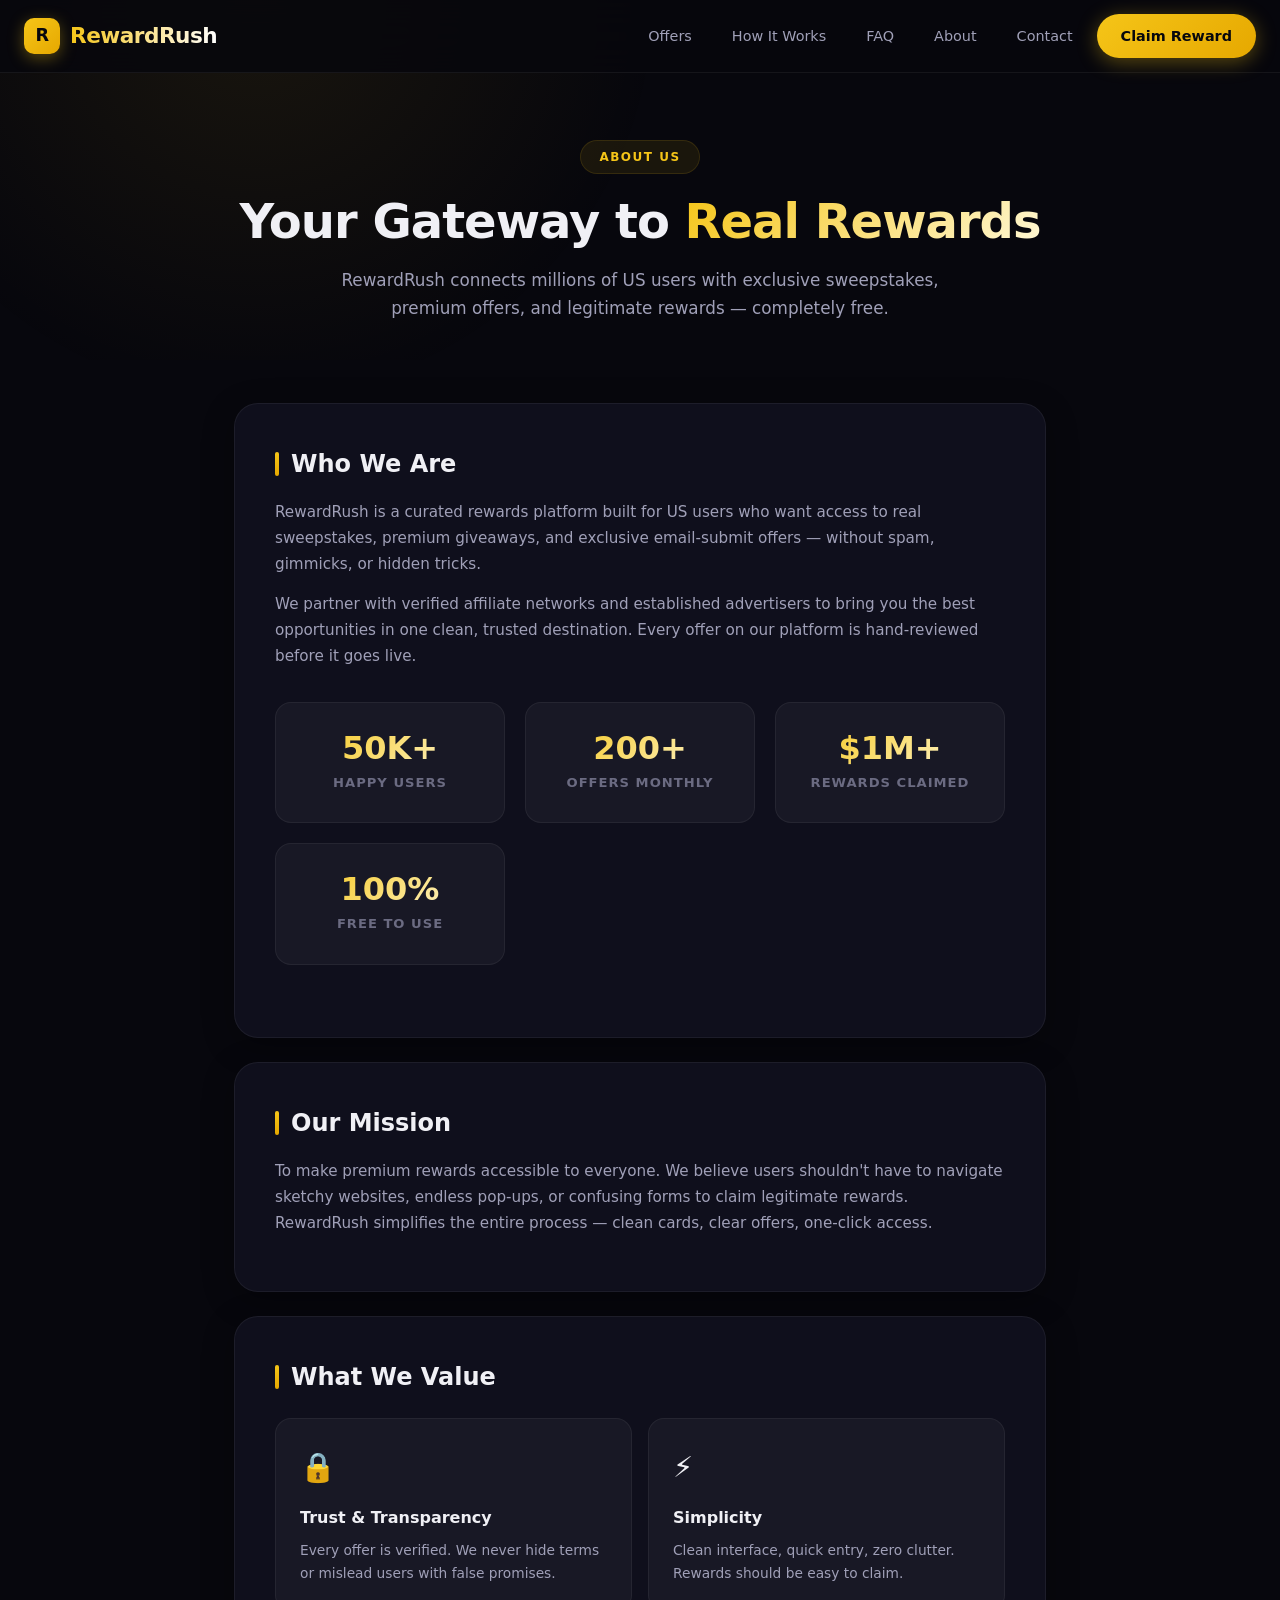
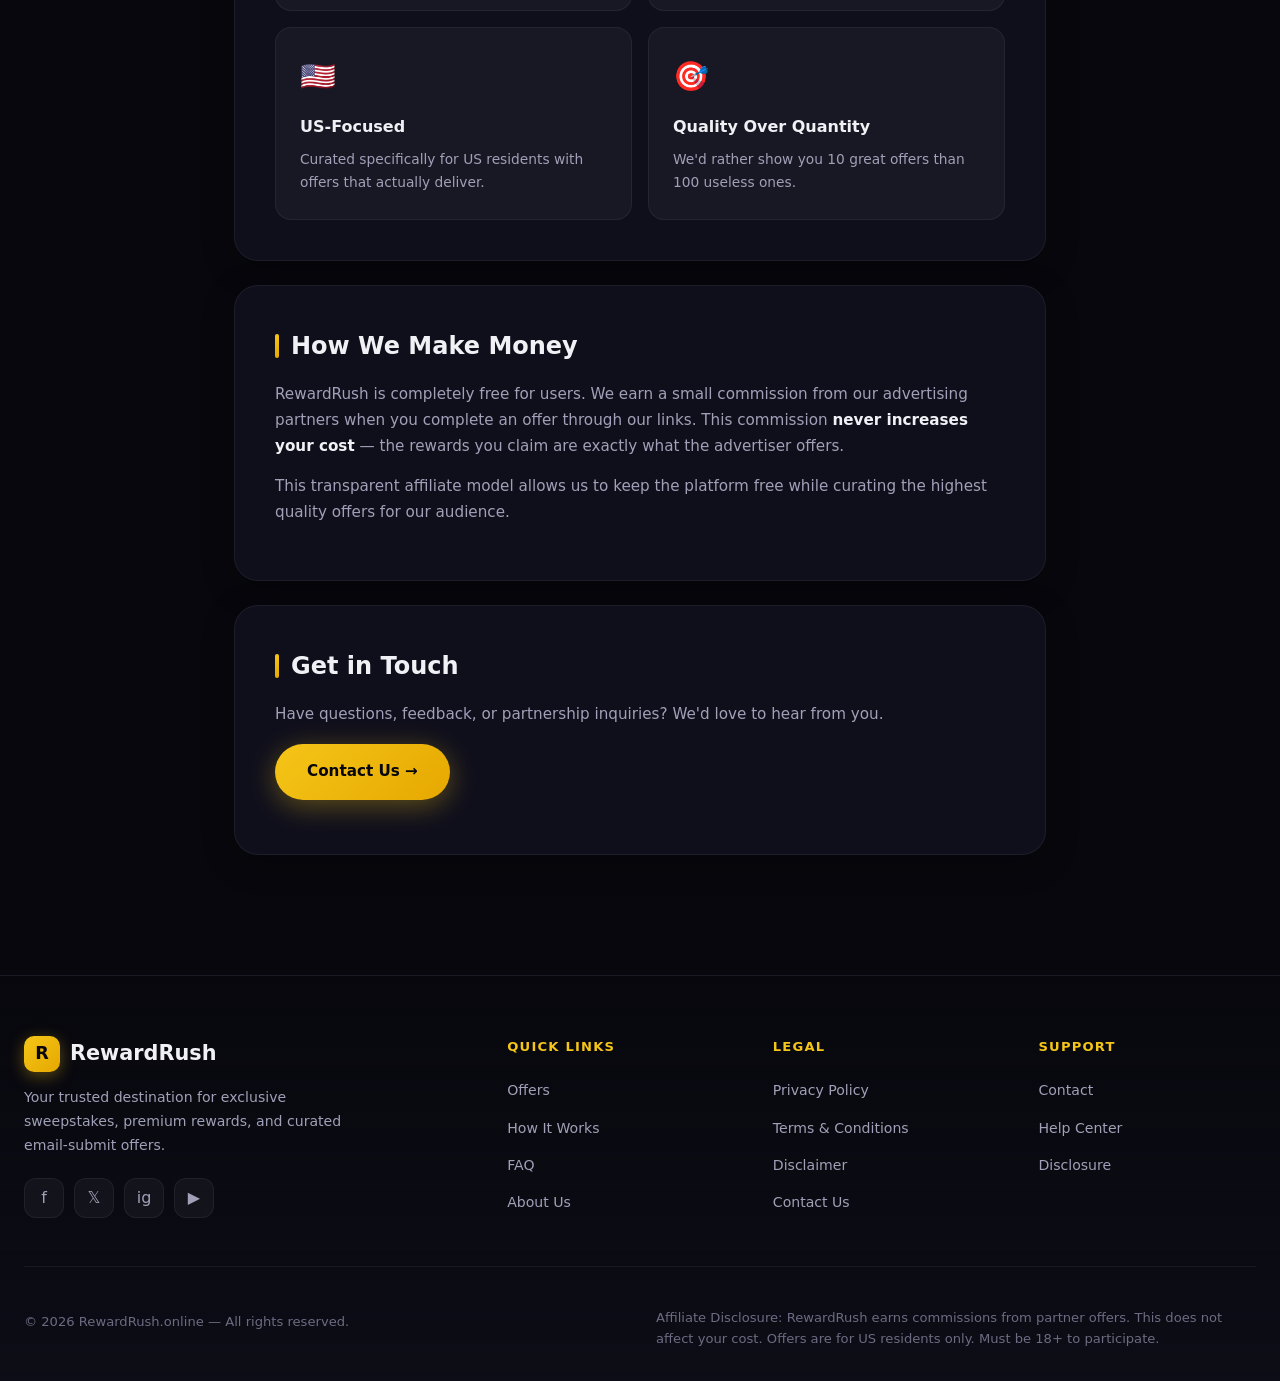
<file: about.html>
<!DOCTYPE html>
<html lang="en">
<head>
  <meta charset="UTF-8" />
  <meta name="viewport" content="width=device-width, initial-scale=1.0" />
  <meta name="description" content="Learn about RewardRush — your trusted destination for exclusive sweepstakes, premium rewards, and US-based email submit offers." />
  <meta name="robots" content="index, follow" />
  <link rel="canonical" href="https://rewardrush.online/about.html" />
  <link rel="stylesheet" href="styles.css" />
  <title>About Us — RewardRush</title>
</head>
<body>

  <nav class="navbar">
    <div class="nav-inner">
      <a href="/" class="nav-logo">
        <div class="nav-logo-icon">R</div>
        <span>RewardRush</span>
      </a>
      <button class="nav-toggle" id="navToggle" aria-label="Toggle menu">
        <span></span><span></span><span></span>
      </button>
      <div class="nav-links" id="navLinks">
        <a href="/#offers">Offers</a>
        <a href="/#how-it-works">How It Works</a>
        <a href="/#faq">FAQ</a>
        <a href="/about.html">About</a>
        <a href="/contact.html">Contact</a>
        <a href="/#offers" class="nav-cta">Claim Reward</a>
      </div>
    </div>
  </nav>

  <header class="page-hero">
    <span class="page-badge">About Us</span>
    <h1>Your Gateway to <span class="gold">Real Rewards</span></h1>
    <p>RewardRush connects millions of US users with exclusive sweepstakes, premium offers, and legitimate rewards — completely free.</p>
  </header>

  <main class="content-wrap">

    <div class="content-card">
      <h2>Who We Are</h2>
      <p>RewardRush is a curated rewards platform built for US users who want access to real sweepstakes, premium giveaways, and exclusive email-submit offers — without spam, gimmicks, or hidden tricks.</p>
      <p>We partner with verified affiliate networks and established advertisers to bring you the best opportunities in one clean, trusted destination. Every offer on our platform is hand-reviewed before it goes live.</p>

      <div class="stats-grid">
        <div class="stat-box">
          <div class="stat-num">50K+</div>
          <div class="stat-label">Happy Users</div>
        </div>
        <div class="stat-box">
          <div class="stat-num">200+</div>
          <div class="stat-label">Offers Monthly</div>
        </div>
        <div class="stat-box">
          <div class="stat-num">$1M+</div>
          <div class="stat-label">Rewards Claimed</div>
        </div>
        <div class="stat-box">
          <div class="stat-num">100%</div>
          <div class="stat-label">Free to Use</div>
        </div>
      </div>
    </div>

    <div class="content-card">
      <h2>Our Mission</h2>
      <p>To make premium rewards accessible to everyone. We believe users shouldn't have to navigate sketchy websites, endless pop-ups, or confusing forms to claim legitimate rewards. RewardRush simplifies the entire process — clean cards, clear offers, one-click access.</p>
    </div>

    <div class="content-card">
      <h2>What We Value</h2>
      <div class="value-grid">
        <div class="value-card">
          <div class="value-icon">🔒</div>
          <h4>Trust & Transparency</h4>
          <p>Every offer is verified. We never hide terms or mislead users with false promises.</p>
        </div>
        <div class="value-card">
          <div class="value-icon">⚡</div>
          <h4>Simplicity</h4>
          <p>Clean interface, quick entry, zero clutter. Rewards should be easy to claim.</p>
        </div>
        <div class="value-card">
          <div class="value-icon">🇺🇸</div>
          <h4>US-Focused</h4>
          <p>Curated specifically for US residents with offers that actually deliver.</p>
        </div>
        <div class="value-card">
          <div class="value-icon">🎯</div>
          <h4>Quality Over Quantity</h4>
          <p>We'd rather show you 10 great offers than 100 useless ones.</p>
        </div>
      </div>
    </div>

    <div class="content-card">
      <h2>How We Make Money</h2>
      <p>RewardRush is completely free for users. We earn a small commission from our advertising partners when you complete an offer through our links. This commission <strong>never increases your cost</strong> — the rewards you claim are exactly what the advertiser offers.</p>
      <p>This transparent affiliate model allows us to keep the platform free while curating the highest quality offers for our audience.</p>
    </div>

    <div class="content-card">
      <h2>Get in Touch</h2>
      <p>Have questions, feedback, or partnership inquiries? We'd love to hear from you.</p>
      <p style="margin-top: 16px;"><a href="/contact.html" class="btn btn-primary">Contact Us →</a></p>
    </div>

  </main>

  <footer class="footer">
    <div class="footer-inner">
      <div class="footer-grid">
        <div class="footer-brand">
          <h3><div class="nav-logo-icon">R</div> RewardRush</h3>
          <p>Your trusted destination for exclusive sweepstakes, premium rewards, and curated email-submit offers.</p>
          <div class="footer-social">
            <a href="#" aria-label="Facebook">f</a>
            <a href="#" aria-label="Twitter">𝕏</a>
            <a href="#" aria-label="Instagram">ig</a>
            <a href="#" aria-label="YouTube">▶</a>
          </div>
        </div>
        <div class="footer-col">
          <h4>Quick Links</h4>
          <ul>
            <li><a href="/#offers">Offers</a></li>
            <li><a href="/#how-it-works">How It Works</a></li>
            <li><a href="/#faq">FAQ</a></li>
            <li><a href="/about.html">About Us</a></li>
          </ul>
        </div>
        <div class="footer-col">
          <h4>Legal</h4>
          <ul>
            <li><a href="/privacy-policy.html">Privacy Policy</a></li>
            <li><a href="/terms.html">Terms & Conditions</a></li>
            <li><a href="/disclaimer.html">Disclaimer</a></li>
            <li><a href="/contact.html">Contact Us</a></li>
          </ul>
        </div>
        <div class="footer-col">
          <h4>Support</h4>
          <ul>
            <li><a href="/contact.html">Contact</a></li>
            <li><a href="/#faq">Help Center</a></li>
            <li><a href="/disclaimer.html">Disclosure</a></li>
          </ul>
        </div>
      </div>
      <div class="footer-bottom">
        <p>&copy; <span id="year"></span> RewardRush.online — All rights reserved.</p>
        <p class="footer-disclaimer">Affiliate Disclosure: RewardRush earns commissions from partner offers. This does not affect your cost. Offers are for US residents only. Must be 18+ to participate.</p>
      </div>
    </div>
  </footer>

  <script>
    (function() {
      const navToggle = document.getElementById('navToggle');
      const navLinks = document.getElementById('navLinks');
      if (navToggle && navLinks) {
        navToggle.addEventListener('click', () => {
          const open = navLinks.classList.toggle('open');
          navToggle.classList.toggle('active', open);
        });
      }
      document.getElementById('year').textContent = new Date().getFullYear();
    })();
  </script>

</body>
</html>
</file>
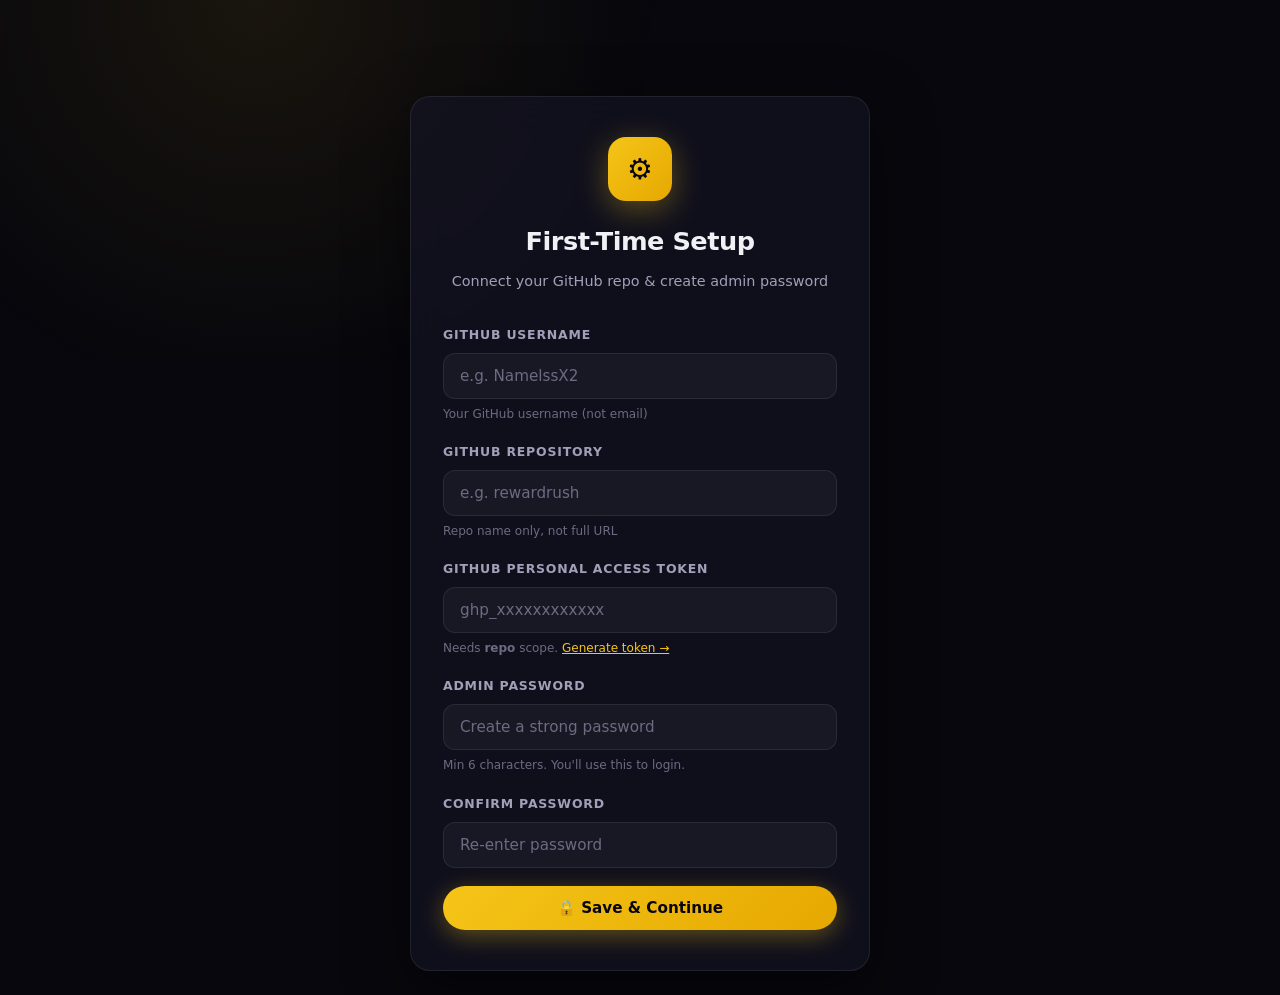
<file: admin.html>
<!DOCTYPE html>
<html lang="en">
<head>
<meta charset="UTF-8" />
<meta name="viewport" content="width=device-width, initial-scale=1.0" />
<meta name="robots" content="noindex, nofollow" />
<title>Admin Panel — RewardRush</title>
<link rel="icon" href="data:image/svg+xml,%3Csvg xmlns='http://www.w3.org/2000/svg' viewBox='0 0 100 100'%3E%3Ctext y='.9em' font-size='90'%3E🔐%3C/text%3E%3C/svg%3E" />
<style>
:root {
  --bg: #07070d;
  --bg-2: #0d0d17;
  --card: rgba(20, 20, 35, 0.72);
  --glass: rgba(255, 255, 255, 0.04);
  --border: rgba(255, 255, 255, 0.08);
  --border-gold: rgba(245, 197, 24, 0.25);
  --gold: #f5c518;
  --gold-2: #e6a800;
  --gold-glow: rgba(245, 197, 24, 0.35);
  --gold-soft: rgba(245, 197, 24, 0.08);
  --text: #f0f0f5;
  --text-2: #a0a0b8;
  --text-3: #6b6b82;
  --green: #22c55e;
  --red: #ef4444;
  --blue: #3b82f6;
  --orange: #f59e0b;
  --radius: 14px;
  --radius-lg: 20px;
  --transition: 0.25s cubic-bezier(0.4, 0, 0.2, 1);
}
*, *::before, *::after { margin: 0; padding: 0; box-sizing: border-box; }
html { scroll-behavior: smooth; }
body {
  font-family: 'Inter', 'Segoe UI', system-ui, -apple-system, sans-serif;
  background: var(--bg);
  color: var(--text);
  min-height: 100vh;
  line-height: 1.6;
  -webkit-font-smoothing: antialiased;
}
body::before {
  content: ''; position: fixed; top: -40%; left: -20%;
  width: 80vw; height: 80vh;
  background: radial-gradient(circle, var(--gold-soft) 0%, transparent 65%);
  pointer-events: none; z-index: 0;
}
a { color: inherit; text-decoration: none; }
button { font-family: inherit; cursor: pointer; border: none; background: none; color: inherit; }
input, textarea, select { font-family: inherit; }
::-webkit-scrollbar { width: 10px; height: 10px; }
::-webkit-scrollbar-track { background: var(--bg); }
::-webkit-scrollbar-thumb { background: linear-gradient(180deg, var(--gold), var(--gold-2)); border-radius: 5px; }

/* ============ SCREENS ============ */
.screen {
  position: relative; z-index: 1;
  min-height: 100vh; display: none;
  padding: 24px;
}
.screen.active { display: block; }

/* ============ LOGIN / SETUP ============ */
.auth-wrap {
  max-width: 460px; margin: 8vh auto 0;
  background: var(--card);
  border: 1px solid var(--border);
  border-radius: var(--radius-lg);
  padding: 40px 32px;
  backdrop-filter: blur(20px);
  box-shadow: 0 20px 60px rgba(0,0,0,0.5);
  animation: fadeUp 0.5s cubic-bezier(0.16, 1, 0.3, 1) both;
}
@keyframes fadeUp {
  from { opacity: 0; transform: translateY(24px); }
  to { opacity: 1; transform: translateY(0); }
}
.auth-icon {
  width: 64px; height: 64px; margin: 0 auto 20px;
  border-radius: 18px;
  background: linear-gradient(135deg, var(--gold), var(--gold-2));
  display: flex; align-items: center; justify-content: center;
  font-size: 1.8rem; color: #07070d;
  box-shadow: 0 8px 32px var(--gold-glow);
}
.auth-wrap h1 {
  font-size: 1.6rem; font-weight: 800;
  text-align: center; margin-bottom: 8px;
  letter-spacing: -0.5px;
}
.auth-wrap .subtitle {
  text-align: center; color: var(--text-2);
  font-size: 0.9rem; margin-bottom: 32px;
}
.field { margin-bottom: 18px; }
.field label {
  display: block; font-size: 0.78rem;
  font-weight: 600; color: var(--text-2);
  text-transform: uppercase; letter-spacing: 0.8px;
  margin-bottom: 8px;
}
.field input, .field textarea, .field select {
  width: 100%; padding: 13px 16px;
  background: var(--glass);
  border: 1px solid var(--border);
  border-radius: 12px;
  color: var(--text);
  font-size: 0.95rem;
  transition: all var(--transition);
}
.field input:focus, .field textarea:focus, .field select:focus {
  outline: none;
  border-color: var(--gold);
  background: var(--gold-soft);
  box-shadow: 0 0 0 4px var(--gold-soft);
}
.field input::placeholder, .field textarea::placeholder { color: var(--text-3); }
.field textarea { resize: vertical; min-height: 90px; }
.field .hint { font-size: 0.75rem; color: var(--text-3); margin-top: 6px; }
.field .hint a { color: var(--gold); text-decoration: underline; }

.btn {
  display: inline-flex; align-items: center; justify-content: center;
  gap: 8px; padding: 13px 24px;
  border-radius: 50px; font-size: 0.95rem; font-weight: 700;
  transition: all var(--transition);
  position: relative; overflow: hidden;
}
.btn-primary {
  background: linear-gradient(135deg, var(--gold), var(--gold-2));
  color: #07070d;
  box-shadow: 0 6px 24px var(--gold-glow);
}
.btn-primary:hover {
  transform: translateY(-2px);
  box-shadow: 0 10px 32px var(--gold-glow);
}
.btn-primary:disabled {
  opacity: 0.5; cursor: not-allowed;
  transform: none !important;
}
.btn-full { width: 100%; }
.btn-ghost {
  background: var(--glass);
  border: 1px solid var(--border);
  color: var(--text);
}
.btn-ghost:hover {
  border-color: var(--gold);
  color: var(--gold);
  background: var(--gold-soft);
}
.btn-danger {
  background: rgba(239, 68, 68, 0.1);
  border: 1px solid rgba(239, 68, 68, 0.3);
  color: var(--red);
}
.btn-danger:hover {
  background: rgba(239, 68, 68, 0.2);
  border-color: var(--red);
}
.btn-sm { padding: 8px 16px; font-size: 0.82rem; }
.btn-icon {
  width: 38px; height: 38px; padding: 0;
  border-radius: 10px; font-size: 1rem;
}

.alert {
  padding: 12px 16px; border-radius: 12px;
  font-size: 0.85rem; margin-bottom: 18px;
  display: none;
}
.alert.show { display: block; animation: fadeUp 0.3s ease both; }
.alert-error {
  background: rgba(239, 68, 68, 0.1);
  border: 1px solid rgba(239, 68, 68, 0.3);
  color: #fca5a5;
}
.alert-success {
  background: rgba(34, 197, 94, 0.1);
  border: 1px solid rgba(34, 197, 94, 0.3);
  color: #86efac;
}
.alert-info {
  background: rgba(59, 130, 246, 0.1);
  border: 1px solid rgba(59, 130, 246, 0.3);
  color: #93c5fd;
}

/* ============ DASHBOARD ============ */
.topbar {
  max-width: 1280px; margin: 0 auto 24px;
  display: flex; align-items: center; justify-content: space-between;
  gap: 16px; flex-wrap: wrap;
  padding: 16px 20px;
  background: var(--card);
  border: 1px solid var(--border);
  border-radius: var(--radius);
  backdrop-filter: blur(20px);
}
.topbar-left { display: flex; align-items: center; gap: 12px; }
.brand-logo {
  width: 40px; height: 40px; border-radius: 12px;
  background: linear-gradient(135deg, var(--gold), var(--gold-2));
  display: flex; align-items: center; justify-content: center;
  font-weight: 900; color: #07070d; font-size: 1.1rem;
}
.brand-info h2 { font-size: 1rem; font-weight: 800; }
.brand-info p { font-size: 0.75rem; color: var(--text-3); }
.topbar-actions { display: flex; gap: 8px; flex-wrap: wrap; }

.tabs {
  max-width: 1280px; margin: 0 auto 24px;
  display: flex; gap: 6px; flex-wrap: wrap;
  padding: 6px;
  background: var(--card);
  border: 1px solid var(--border);
  border-radius: 50px;
  backdrop-filter: blur(20px);
}
.tab {
  padding: 10px 22px; border-radius: 50px;
  font-size: 0.88rem; font-weight: 600;
  color: var(--text-2);
  transition: all var(--transition);
}
.tab:hover { color: var(--text); background: var(--glass); }
.tab.active {
  background: linear-gradient(135deg, var(--gold), var(--gold-2));
  color: #07070d;
  box-shadow: 0 4px 16px var(--gold-glow);
}

.tab-content { display: none; max-width: 1280px; margin: 0 auto; }
.tab-content.active { display: block; animation: fadeUp 0.4s ease both; }

.section-card {
  background: var(--card);
  border: 1px solid var(--border);
  border-radius: var(--radius-lg);
  padding: 28px;
  backdrop-filter: blur(20px);
  margin-bottom: 20px;
}
.section-card h3 {
  font-size: 1.1rem; font-weight: 800;
  margin-bottom: 6px;
  display: flex; align-items: center; gap: 10px;
}
.section-card .desc {
  font-size: 0.85rem; color: var(--text-2);
  margin-bottom: 22px;
}

.grid-2 { display: grid; grid-template-columns: 1fr 1fr; gap: 16px; }
.grid-3 { display: grid; grid-template-columns: 1fr 1fr 1fr; gap: 16px; }

/* ============ OFFER CARDS IN ADMIN ============ */
.offers-toolbar {
  display: flex; gap: 12px; margin-bottom: 20px;
  align-items: center; justify-content: space-between;
  flex-wrap: wrap;
}
.offers-toolbar .search-mini {
  flex: 1; min-width: 200px; max-width: 340px;
  padding: 11px 16px;
  background: var(--glass);
  border: 1px solid var(--border);
  border-radius: 50px;
  color: var(--text);
  font-size: 0.88rem;
}
.offers-toolbar .search-mini:focus {
  outline: none; border-color: var(--gold);
  background: var(--gold-soft);
}

.admin-offers-list {
  display: grid;
  grid-template-columns: repeat(auto-fill, minmax(280px, 1fr));
  gap: 16px;
}
.admin-offer-card {
  background: var(--glass);
  border: 1px solid var(--border);
  border-radius: var(--radius);
  overflow: hidden;
  transition: all var(--transition);
  position: relative;
}
.admin-offer-card:hover {
  border-color: var(--border-gold);
  transform: translateY(-2px);
}
.admin-offer-card.disabled { opacity: 0.5; }
.admin-offer-img {
  width: 100%; aspect-ratio: 16/10; object-fit: cover;
  background: #1a1a2e;
  display: block;
}
.admin-offer-body { padding: 14px 16px 16px; }
.admin-offer-cat {
  font-size: 0.68rem; font-weight: 700;
  text-transform: uppercase; letter-spacing: 1px;
  color: var(--gold); margin-bottom: 4px;
}
.admin-offer-title {
  font-size: 0.92rem; font-weight: 700;
  margin-bottom: 4px; line-height: 1.3;
  display: -webkit-box; -webkit-line-clamp: 2;
  -webkit-box-orient: vertical; overflow: hidden;
}
.admin-offer-meta {
  display: flex; gap: 8px; flex-wrap: wrap;
  font-size: 0.72rem; color: var(--text-3);
  margin-bottom: 12px;
}
.admin-offer-actions {
  display: flex; gap: 6px; flex-wrap: wrap;
}
.mini-badge {
  padding: 3px 8px; border-radius: 6px;
  font-size: 0.65rem; font-weight: 800;
  text-transform: uppercase; letter-spacing: 0.5px;
}
.mini-badge.hot { background: rgba(239, 68, 68, 0.2); color: #fca5a5; }
.mini-badge.new { background: rgba(34, 197, 94, 0.2); color: #86efac; }
.mini-badge.premium { background: var(--gold-soft); color: var(--gold); }
.mini-badge.exclusive { background: rgba(168, 85, 247, 0.2); color: #d8b4fe; }
.mini-badge.featured { background: rgba(59, 130, 246, 0.2); color: #93c5fd; }
.mini-badge.off { background: rgba(107, 107, 130, 0.2); color: var(--text-3); }

/* ============ MODAL ============ */
.modal-overlay {
  position: fixed; inset: 0;
  background: rgba(7, 7, 13, 0.85);
  backdrop-filter: blur(8px);
  z-index: 999;
  display: none;
  align-items: flex-start; justify-content: center;
  padding: 24px; overflow-y: auto;
}
.modal-overlay.open { display: flex; }
.modal {
  background: var(--bg-2);
  border: 1px solid var(--border);
  border-radius: var(--radius-lg);
  max-width: 720px; width: 100%;
  margin: 40px auto;
  animation: fadeUp 0.4s cubic-bezier(0.16, 1, 0.3, 1) both;
  max-height: calc(100vh - 80px);
  overflow-y: auto;
}
.modal-header {
  padding: 20px 24px;
  border-bottom: 1px solid var(--border);
  display: flex; align-items: center; justify-content: space-between;
  position: sticky; top: 0;
  background: var(--bg-2);
  z-index: 2;
  border-radius: var(--radius-lg) var(--radius-lg) 0 0;
}
.modal-header h3 { font-size: 1.1rem; font-weight: 800; }
.modal-close {
  width: 34px; height: 34px; border-radius: 10px;
  background: var(--glass); border: 1px solid var(--border);
  color: var(--text-2); font-size: 1.1rem;
  display: flex; align-items: center; justify-content: center;
  transition: all var(--transition);
}
.modal-close:hover {
  background: rgba(239, 68, 68, 0.15);
  color: var(--red);
  border-color: rgba(239, 68, 68, 0.3);
}
.modal-body { padding: 24px; }
.modal-footer {
  padding: 18px 24px;
  border-top: 1px solid var(--border);
  display: flex; gap: 10px; justify-content: flex-end;
  position: sticky; bottom: 0;
  background: var(--bg-2);
  border-radius: 0 0 var(--radius-lg) var(--radius-lg);
}

/* ============ IMAGE UPLOAD ============ */
.image-uploader {
  display: flex; gap: 16px; align-items: flex-start;
  padding: 16px;
  background: var(--glass);
  border: 1px dashed var(--border);
  border-radius: var(--radius);
}
.image-preview {
  width: 140px; height: 88px;
  border-radius: 10px;
  background: #1a1a2e;
  flex-shrink: 0;
  overflow: hidden;
  display: flex; align-items: center; justify-content: center;
  color: var(--text-3); font-size: 0.75rem;
  border: 1px solid var(--border);
}
.image-preview img { width: 100%; height: 100%; object-fit: cover; }
.image-controls { flex: 1; display: flex; flex-direction: column; gap: 8px; }
.image-controls input[type="text"] {
  width: 100%; padding: 10px 14px;
  background: var(--bg); border: 1px solid var(--border);
  border-radius: 10px; color: var(--text);
  font-size: 0.85rem;
}
.image-controls input[type="text"]:focus {
  outline: none; border-color: var(--gold);
}
.image-buttons { display: flex; gap: 6px; flex-wrap: wrap; }
.image-buttons button, .image-buttons label {
  padding: 7px 14px; border-radius: 8px;
  font-size: 0.78rem; font-weight: 600;
  background: var(--glass); border: 1px solid var(--border);
  color: var(--text-2); cursor: pointer;
  transition: all var(--transition);
}
.image-buttons button:hover, .image-buttons label:hover {
  border-color: var(--gold); color: var(--gold);
  background: var(--gold-soft);
}

/* ============ TOGGLE SWITCH ============ */
.toggle-row {
  display: flex; align-items: center; justify-content: space-between;
  padding: 12px 0;
}
.toggle-row .label-wrap label {
  font-size: 0.9rem; font-weight: 600;
  text-transform: none; letter-spacing: 0; color: var(--text);
  margin-bottom: 2px; display: block;
}
.toggle-row .label-wrap p {
  font-size: 0.75rem; color: var(--text-3);
}
.switch {
  position: relative; width: 48px; height: 28px;
  display: inline-block; flex-shrink: 0;
}
.switch input { display: none; }
.switch .slider {
  position: absolute; inset: 0;
  background: var(--glass); border: 1px solid var(--border);
  border-radius: 28px; cursor: pointer;
  transition: all var(--transition);
}
.switch .slider::before {
  content: ''; position: absolute;
  width: 20px; height: 20px; border-radius: 50%;
  background: var(--text-3);
  left: 3px; top: 50%; transform: translateY(-50%);
  transition: all var(--transition);
}
.switch input:checked + .slider {
  background: linear-gradient(135deg, var(--gold), var(--gold-2));
  border-color: transparent;
}
.switch input:checked + .slider::before {
  left: 23px; background: #07070d;
}

/* ============ COLOR PICKER ============ */
.color-picker-row {
  display: flex; align-items: center; gap: 12px;
}
.color-picker-row input[type="color"] {
  width: 48px; height: 48px;
  border: 1px solid var(--border);
  border-radius: 10px;
  cursor: pointer;
  background: var(--glass);
}
.color-picker-row input[type="text"] {
  flex: 1; padding: 12px 16px;
  background: var(--glass); border: 1px solid var(--border);
  border-radius: 10px; color: var(--text);
  font-family: monospace; font-size: 0.9rem;
}

/* ============ TOAST ============ */
.toast-container {
  position: fixed; top: 20px; right: 20px;
  z-index: 9999;
  display: flex; flex-direction: column; gap: 10px;
  pointer-events: none;
}
.toast {
  padding: 14px 20px;
  border-radius: 12px;
  background: var(--card);
  border: 1px solid var(--border);
  backdrop-filter: blur(20px);
  box-shadow: 0 10px 40px rgba(0, 0, 0, 0.5);
  font-size: 0.88rem; font-weight: 600;
  display: flex; align-items: center; gap: 10px;
  min-width: 260px; max-width: 400px;
  pointer-events: auto;
  animation: toastIn 0.4s cubic-bezier(0.16, 1, 0.3, 1) both;
}
.toast.hide { animation: toastOut 0.3s ease both; }
.toast.success { border-color: rgba(34, 197, 94, 0.4); }
.toast.error { border-color: rgba(239, 68, 68, 0.4); }
.toast.info { border-color: rgba(59, 130, 246, 0.4); }
@keyframes toastIn {
  from { opacity: 0; transform: translateX(40px); }
  to { opacity: 1; transform: translateX(0); }
}
@keyframes toastOut {
  to { opacity: 0; transform: translateX(40px); }
}

/* ============ PUBLISH TAB ============ */
.publish-status {
  padding: 20px;
  border-radius: var(--radius);
  background: var(--glass);
  border: 1px solid var(--border);
  margin-bottom: 20px;
}
.publish-status .status-row {
  display: flex; align-items: center; justify-content: space-between;
  padding: 10px 0;
  border-bottom: 1px solid var(--border);
  font-size: 0.88rem;
}
.publish-status .status-row:last-child { border-bottom: none; }
.status-badge {
  padding: 4px 12px; border-radius: 50px;
  font-size: 0.72rem; font-weight: 700;
  text-transform: uppercase; letter-spacing: 0.5px;
}
.status-badge.ok { background: rgba(34, 197, 94, 0.15); color: var(--green); }
.status-badge.pending { background: rgba(245, 158, 11, 0.15); color: var(--orange); }
.status-badge.fail { background: rgba(239, 68, 68, 0.15); color: var(--red); }

.publish-buttons {
  display: flex; gap: 12px; flex-wrap: wrap;
}

.log-box {
  margin-top: 16px;
  padding: 16px;
  background: #06060b;
  border: 1px solid var(--border);
  border-radius: 12px;
  font-family: 'Courier New', monospace;
  font-size: 0.78rem;
  color: var(--text-2);
  max-height: 240px; overflow-y: auto;
  line-height: 1.6;
}
.log-box .log-line { padding: 2px 0; }
.log-box .log-ok { color: var(--green); }
.log-box .log-err { color: var(--red); }
.log-box .log-info { color: var(--blue); }

/* ============ EMPTY STATE ============ */
.empty-admin {
  text-align: center; padding: 60px 24px;
  color: var(--text-3);
  grid-column: 1 / -1;
}
.empty-admin .icon { font-size: 3rem; opacity: 0.5; margin-bottom: 12px; }
.empty-admin h4 { font-size: 1.05rem; color: var(--text-2); margin-bottom: 6px; }
.empty-admin p { font-size: 0.85rem; }

/* ============ RESPONSIVE ============ */
@media (max-width: 720px) {
  .screen { padding: 16px; }
  .auth-wrap { padding: 28px 22px; margin-top: 4vh; }
  .grid-2, .grid-3 { grid-template-columns: 1fr; }
  .topbar { padding: 14px; }
  .topbar-actions { width: 100%; }
  .tabs { padding: 4px; }
  .tab { padding: 9px 16px; font-size: 0.82rem; flex: 1; text-align: center; }
  .section-card { padding: 20px; }
  .modal-body { padding: 18px; }
  .modal-header, .modal-footer { padding: 16px 18px; }
  .image-uploader { flex-direction: column; }
  .image-preview { width: 100%; aspect-ratio: 16/10; height: auto; }
}
</style>
</head>
<body>

<!-- ==================== TOASTS ==================== -->
<div class="toast-container" id="toastContainer"></div>

<!-- ==================== SCREEN 1: SETUP (First Time) ==================== -->
<div class="screen" id="setupScreen">
  <div class="auth-wrap">
    <div class="auth-icon">⚙️</div>
    <h1>First-Time Setup</h1>
    <p class="subtitle">Connect your GitHub repo & create admin password</p>

    <div class="alert alert-error" id="setupError"></div>

    <div class="field">
      <label>GitHub Username</label>
      <input type="text" id="setupGhUser" placeholder="e.g. NamelssX2" autocomplete="off" />
      <p class="hint">Your GitHub username (not email)</p>
    </div>

    <div class="field">
      <label>GitHub Repository</label>
      <input type="text" id="setupGhRepo" placeholder="e.g. rewardrush" autocomplete="off" />
      <p class="hint">Repo name only, not full URL</p>
    </div>

    <div class="field">
      <label>GitHub Personal Access Token</label>
      <input type="password" id="setupGhToken" placeholder="ghp_xxxxxxxxxxxx" autocomplete="off" />
      <p class="hint">Needs <strong>repo</strong> scope. <a href="https://github.com/settings/tokens" target="_blank" rel="noopener">Generate token →</a></p>
    </div>

    <div class="field">
      <label>Admin Password</label>
      <input type="password" id="setupPassword" placeholder="Create a strong password" autocomplete="new-password" />
      <p class="hint">Min 6 characters. You'll use this to login.</p>
    </div>

    <div class="field">
      <label>Confirm Password</label>
      <input type="password" id="setupPasswordConfirm" placeholder="Re-enter password" autocomplete="new-password" />
    </div>

    <button class="btn btn-primary btn-full" id="setupBtn">
      🔒 Save & Continue
    </button>
  </div>
</div>

<!-- ==================== SCREEN 2: LOGIN ==================== -->
<div class="screen" id="loginScreen">
  <div class="auth-wrap">
    <div class="auth-icon">🔐</div>
    <h1>Admin Login</h1>
    <p class="subtitle">Enter your password to continue</p>

    <div class="alert alert-error" id="loginError"></div>

    <div class="field">
      <label>Password</label>
      <input type="password" id="loginPassword" placeholder="Enter your password" autocomplete="current-password" />
    </div>

    <button class="btn btn-primary btn-full" id="loginBtn">
      🚀 Login
    </button>

    <div style="text-align:center; margin-top: 20px;">
      <button class="btn btn-ghost btn-sm" id="resetSetupBtn" style="font-size: 0.78rem;">
        ⚠️ Reset Setup
      </button>
    </div>
  </div>
</div>

<!-- ==================== SCREEN 3: DASHBOARD ==================== -->
<div class="screen" id="dashboardScreen">

  <!-- Top Bar -->
  <div class="topbar">
    <div class="topbar-left">
      <div class="brand-logo">R</div>
      <div class="brand-info">
        <h2>RewardRush Admin</h2>
        <p id="repoInfo">Loading...</p>
      </div>
    </div>
    <div class="topbar-actions">
      <a href="https://rewardrush.online" target="_blank" rel="noopener" class="btn btn-ghost btn-sm">🌐 View Site</a>
      <button class="btn btn-ghost btn-sm" id="logoutBtn">🚪 Logout</button>
    </div>
  </div>

  <!-- Tabs -->
  <div class="tabs">
    <button class="tab active" data-tab="offers">📦 Offers</button>
    <button class="tab" data-tab="settings">🎨 Settings</button>
    <button class="tab" data-tab="publish">🚀 Publish</button>
    <button class="tab" data-tab="account">👤 Account</button>
  </div>

  <!-- ==================== TAB: OFFERS ==================== -->
  <div class="tab-content active" id="tab-offers">
    <div class="section-card">
      <div class="offers-toolbar">
        <input type="search" class="search-mini" id="adminSearch" placeholder="🔍 Search offers..." />
        <button class="btn btn-primary btn-sm" id="addOfferBtn">➕ Add New Offer</button>
      </div>
      <div class="admin-offers-list" id="adminOffersList"></div>
    </div>
  </div>

  <!-- ==================== TAB: SETTINGS ==================== -->
  <div class="tab-content" id="tab-settings">
    <div class="section-card">
      <h3>🎨 Theme Colors</h3>
      <p class="desc">Change the accent color across your entire website.</p>

      <div class="grid-2">
        <div class="field">
          <label>Primary Color</label>
          <div class="color-picker-row">
            <input type="color" id="themePrimary" value="#f5c518" />
            <input type="text" id="themePrimaryHex" value="#f5c518" />
          </div>
        </div>
        <div class="field">
          <label>Secondary Color</label>
          <div class="color-picker-row">
            <input type="color" id="themeSecondary" value="#e6a800" />
            <input type="text" id="themeSecondaryHex" value="#e6a800" />
          </div>
        </div>
      </div>
    </div>

    <div class="section-card">
      <h3>📝 Hero Text</h3>
      <p class="desc">The main heading area on your homepage.</p>

      <div class="field">
        <label>Badge Text</label>
        <input type="text" id="heroBadge" placeholder="Live Rewards Available Now" />
      </div>
      <div class="field">
        <label>Main Title (HTML allowed)</label>
        <input type="text" id="heroTitle" placeholder="Your Next <span class='highlight'>Big Win</span> Starts Here" />
      </div>
      <div class="field">
        <label>Subtitle</label>
        <textarea id="heroSubtitle" placeholder="Claim exclusive sweepstakes..."></textarea>
      </div>
    </div>

    <div class="section-card">
      <h3>⏱️ Countdown Timer</h3>
      <p class="desc">Show a countdown timer on homepage.</p>

      <div class="toggle-row">
        <div class="label-wrap">
          <label>Enable Countdown</label>
          <p>Show the offer refresh timer</p>
        </div>
        <label class="switch">
          <input type="checkbox" id="countdownEnabled" checked />
          <span class="slider"></span>
        </label>
      </div>

      <div class="field">
        <label>Refresh Cycle (hours)</label>
        <select id="countdownHours">
          <option value="2">Every 2 hours</option>
          <option value="4">Every 4 hours</option>
          <option value="6" selected>Every 6 hours</option>
          <option value="12">Every 12 hours</option>
          <option value="24">Every 24 hours</option>
        </select>
      </div>
    </div>

    <div class="section-card">
      <h3>🔍 SEO Settings</h3>
      <p class="desc">Meta information for search engines.</p>

      <div class="field">
        <label>Meta Title</label>
        <input type="text" id="metaTitle" placeholder="RewardRush — Claim Exclusive Rewards" />
      </div>
      <div class="field">
        <label>Meta Description</label>
        <textarea id="metaDescription" placeholder="Claim exclusive rewards..."></textarea>
      </div>
    </div>

    <button class="btn btn-primary" id="saveSettingsBtn">💾 Save Settings</button>
  </div>

  <!-- ==================== TAB: PUBLISH ==================== -->
  <div class="tab-content" id="tab-publish">
    <div class="section-card">
      <h3>🚀 Publish to Live Website</h3>
      <p class="desc">Save your changes to GitHub → Netlify auto-deploys in ~30 seconds.</p>

      <div class="publish-status">
        <div class="status-row">
          <span>Local Changes</span>
          <span class="status-badge pending" id="statusLocal">No changes</span>
        </div>
        <div class="status-row">
          <span>Last Publish</span>
          <span id="statusLastPublish" style="color: var(--text-3); font-size: 0.82rem;">Never</span>
        </div>
        <div class="status-row">
          <span>Live Site</span>
          <a href="https://rewardrush.online" target="_blank" rel="noopener" style="color: var(--gold); font-size: 0.85rem;">rewardrush.online →</a>
        </div>
      </div>

      <div class="publish-buttons">
        <button class="btn btn-primary" id="publishBtn">🚀 Publish to Live</button>
        <button class="btn btn-ghost" id="previewBtn">👁️ Preview Changes</button>
        <button class="btn btn-ghost" id="reloadBtn">🔄 Reload from GitHub</button>
      </div>

      <div class="log-box" id="publishLog" style="display:none;"></div>
    </div>

    <div class="section-card">
      <h3>💾 Backup & Restore</h3>
      <p class="desc">Download or upload your offers data.</p>

      <div class="publish-buttons">
        <button class="btn btn-ghost" id="exportBtn">📥 Export JSON</button>
        <label class="btn btn-ghost" style="cursor:pointer;">
          📤 Import JSON
          <input type="file" id="importFile" accept=".json" style="display:none;" />
        </label>
      </div>
    </div>
  </div>

  <!-- ==================== TAB: ACCOUNT ==================== -->
  <div class="tab-content" id="tab-account">
    <div class="section-card">
      <h3>👤 Account Information</h3>
      <p class="desc">Your GitHub and admin credentials.</p>

      <div class="grid-2">
        <div class="field">
          <label>GitHub Username</label>
          <input type="text" id="accGhUser" readonly />
        </div>
        <div class="field">
          <label>GitHub Repo</label>
          <input type="text" id="accGhRepo" readonly />
        </div>
      </div>

      <div class="field">
        <label>GitHub Token (masked)</label>
        <input type="text" id="accGhToken" readonly />
      </div>

      <button class="btn btn-ghost btn-sm" id="updateTokenBtn">🔄 Update Token</button>
    </div>

    <div class="section-card">
      <h3>🔑 Change Password</h3>
      <p class="desc">Update your admin login password.</p>

      <div class="field">
        <label>Current Password</label>
        <input type="password" id="pwdCurrent" />
      </div>
      <div class="field">
        <label>New Password</label>
        <input type="password" id="pwdNew" />
      </div>
      <div class="field">
        <label>Confirm New Password</label>
        <input type="password" id="pwdNewConfirm" />
      </div>

      <button class="btn btn-primary btn-sm" id="changePasswordBtn">🔒 Update Password</button>
    </div>

    <div class="section-card" style="border-color: rgba(239,68,68,0.25);">
      <h3 style="color: var(--red);">⚠️ Danger Zone</h3>
      <p class="desc">These actions cannot be undone.</p>

      <button class="btn btn-danger btn-sm" id="clearAllBtn">🗑️ Clear All Local Data</button>
    </div>
  </div>

</div>

<!-- ==================== OFFER EDIT MODAL ==================== -->
<div class="modal-overlay" id="offerModal">
  <div class="modal">
    <div class="modal-header">
      <h3 id="modalTitle">Add New Offer</h3>
      <button class="modal-close" id="modalClose">✕</button>
    </div>
    <div class="modal-body">

      <div class="field">
        <label>Offer URL (for auto-detect)</label>
        <input type="url" id="f_offerUrl" placeholder="https://advertiser.com/offer-page" />
        <p class="hint">Paste the offer URL and click <strong>Auto-Detect</strong> to fill title, image, description automatically.</p>
        <button class="btn btn-ghost btn-sm" id="autoDetectBtn" style="margin-top:8px;">🪄 Auto-Detect from URL</button>
      </div>

      <hr style="border:none; border-top:1px solid var(--border); margin: 20px 0;" />

      <div class="field">
        <label>Offer Title *</label>
        <input type="text" id="f_title" placeholder="Win a $500 Amazon Gift Card" />
      </div>

      <div class="field">
        <label>Description</label>
        <textarea id="f_description" placeholder="Short compelling description..."></textarea>
      </div>

      <div class="field">
        <label>Image</label>
        <div class="image-uploader">
          <div class="image-preview" id="imagePreview">No image</div>
          <div class="image-controls">
            <input type="text" id="f_image" placeholder="Paste image URL or upload" />
            <div class="image-buttons">
              <label>
                📤 Upload
                <input type="file" id="imageFile" accept="image/*" style="display:none;" />
              </label>
              <button type="button" id="clearImageBtn">🗑️ Clear</button>
            </div>
          </div>
        </div>
      </div>

      <div class="grid-2">
        <div class="field">
          <label>Category *</label>
          <input type="text" id="f_category" placeholder="e.g. Gift Card, Tech, Travel" list="categoryList" />
          <datalist id="categoryList">
            <option value="Gift Card" />
            <option value="Tech" />
            <option value="Shopping" />
            <option value="Travel" />
            <option value="Gaming" />
            <option value="Cash" />
            <option value="Food" />
          </datalist>
        </div>
        <div class="field">
          <label>Badge</label>
          <select id="f_badgeType">
            <option value="">None</option>
            <option value="hot">🔥 HOT</option>
            <option value="new">✨ NEW</option>
            <option value="premium">👑 PREMIUM</option>
            <option value="exclusive">💎 EXCLUSIVE</option>
          </select>
        </div>
      </div>

      <div class="grid-2">
        <div class="field">
          <label>Reward Value ($)</label>
          <input type="number" id="f_rewardValue" placeholder="500" />
        </div>
        <div class="field">
          <label>Entries Count</label>
          <input type="number" id="f_entries" placeholder="12847" />
        </div>
      </div>

      <div class="field">
        <label>CTA Button Text</label>
        <input type="text" id="f_ctaText" placeholder="Claim Now" value="Claim Now" />
      </div>

      <div class="field">
        <label>Affiliate Link *</label>
        <input type="url" id="f_link" placeholder="https://your-offer-link.com/..." />
        <p class="hint">Auto-added with rel="nofollow sponsored" for SEO</p>
      </div>

      <div class="toggle-row">
        <div class="label-wrap">
          <label>⭐ Featured Offer</label>
          <p>Pin this offer to the top of the grid</p>
        </div>
        <label class="switch">
          <input type="checkbox" id="f_featured" />
          <span class="slider"></span>
        </label>
      </div>

      <div class="toggle-row">
        <div class="label-wrap">
          <label>✅ Active</label>
          <p>Show this offer on the website</p>
        </div>
        <label class="switch">
          <input type="checkbox" id="f_active" checked />
          <span class="slider"></span>
        </label>
      </div>

    </div>
    <div class="modal-footer">
      <button class="btn btn-ghost" id="modalCancel">Cancel</button>
      <button class="btn btn-primary" id="modalSave">💾 Save Offer</button>
    </div>
  </div>
</div>

<!-- ==================== JAVASCRIPT ==================== -->
<script>
(function () {
  'use strict';

  /* ============================================================
     CONFIG & STATE
     ============================================================ */
  const KEYS = {
    config: 'rr_admin_config',
    password: 'rr_admin_password',
    offers: 'rr_admin_offers',
    settings: 'rr_admin_settings',
    lastPublish: 'rr_admin_last_publish',
    ghSha: 'rr_admin_gh_sha'
  };

  const DEFAULT_SETTINGS = {
    heroBadge: 'Live Rewards Available Now',
    heroTitle: 'Your Next <span class="highlight">Big Win</span> Starts Here',
    heroSubtitle: 'Claim exclusive sweepstakes entries, unlock premium email-submit offers, and discover rewards curated for US users.',
    themePrimary: '#f5c518',
    themeSecondary: '#e6a800',
    countdownEnabled: true,
    countdownHours: 6,
    metaTitle: 'RewardRush — Claim Exclusive Rewards & Sweepstakes',
    metaDescription: 'Claim exclusive rewards, sweepstakes entries, and premium offers on RewardRush.'
  };

  let state = {
    offers: [],
    settings: { ...DEFAULT_SETTINGS },
    editingId: null,
    hasUnsavedChanges: false
  };

  /* ============================================================
     UTILITIES
     ============================================================ */
  function $(id) { return document.getElementById(id); }
  function show(el) { if (el) el.classList.add('active'); }
  function hide(el) { if (el) el.classList.remove('active'); }

  function hashPassword(pwd) {
    // Simple hash — good enough for client-side gate
    let h = 5381;
    for (let i = 0; i < pwd.length; i++) {
      h = ((h << 5) + h) + pwd.charCodeAt(i);
      h = h & 0xffffffff;
    }
    return 'h_' + Math.abs(h).toString(36) + '_' + pwd.length;
  }

  function escapeHtml(s) {
    return String(s == null ? '' : s)
      .replace(/&/g, '&amp;').replace(/</g, '&lt;')
      .replace(/>/g, '&gt;').replace(/"/g, '&quot;')
      .replace(/'/g, '&#39;');
  }

  function uid() {
    return 'offer-' + Date.now().toString(36) + '-' + Math.random().toString(36).slice(2, 7);
  }

  function toast(msg, type) {
    const c = $('toastContainer');
    const t = document.createElement('div');
    t.className = 'toast ' + (type || 'info');
    const icons = { success: '✅', error: '❌', info: 'ℹ️' };
    t.innerHTML = '<span>' + (icons[type] || 'ℹ️') + '</span><span>' + escapeHtml(msg) + '</span>';
    c.appendChild(t);
    setTimeout(() => {
      t.classList.add('hide');
      setTimeout(() => t.remove(), 300);
    }, 3500);
  }

  function logToBox(msg, type) {
    const box = $('publishLog');
    box.style.display = 'block';
    const line = document.createElement('div');
    line.className = 'log-line log-' + (type || 'info');
    const time = new Date().toLocaleTimeString();
    line.textContent = '[' + time + '] ' + msg;
    box.appendChild(line);
    box.scrollTop = box.scrollHeight;
  }

  /* ============================================================
     LOCAL STORAGE
     ============================================================ */
  function getConfig() {
    try { return JSON.parse(localStorage.getItem(KEYS.config) || 'null'); }
    catch (e) { return null; }
  }
  function setConfig(cfg) {
    localStorage.setItem(KEYS.config, JSON.stringify(cfg));
  }
  function getStoredOffers() {
    try { return JSON.parse(localStorage.getItem(KEYS.offers) || '[]'); }
    catch (e) { return []; }
  }
  function setStoredOffers(o) {
    localStorage.setItem(KEYS.offers, JSON.stringify(o));
  }
  function getStoredSettings() {
    try { return JSON.parse(localStorage.getItem(KEYS.settings) || 'null'); }
    catch (e) { return null; }
  }
  function setStoredSettings(s) {
    localStorage.setItem(KEYS.settings, JSON.stringify(s));
  }

  /* ============================================================
     GITHUB API
     ============================================================ */
  async function ghGetFile() {
    const cfg = getConfig();
    if (!cfg) throw new Error('Not configured');
    const url = `https://api.github.com/repos/${cfg.ghUser}/${cfg.ghRepo}/contents/data/offers.json`;
    const res = await fetch(url + '?t=' + Date.now(), {
      headers: {
        'Authorization': 'token ' + cfg.ghToken,
        'Accept': 'application/vnd.github.v3+json'
      }
    });
    if (!res.ok) {
      if (res.status === 404) return { data: null, sha: null };
      if (res.status === 401) throw new Error('Invalid GitHub token');
      if (res.status === 403) throw new Error('Rate limit / no permission');
      throw new Error('GitHub error ' + res.status);
    }
    const json = await res.json();
    const content = decodeURIComponent(escape(atob(json.content.replace(/\n/g, ''))));
    return {
      data: JSON.parse(content),
      sha: json.sha
    };
  }

  async function ghSaveFile(data, sha) {
    const cfg = getConfig();
    if (!cfg) throw new Error('Not configured');
    const url = `https://api.github.com/repos/${cfg.ghUser}/${cfg.ghRepo}/contents/data/offers.json`;
    const content = btoa(unescape(encodeURIComponent(JSON.stringify(data, null, 2))));
    const body = {
      message: 'Update offers via admin panel — ' + new Date().toISOString(),
      content: content
    };
    if (sha) body.sha = sha;

    const res = await fetch(url, {
      method: 'PUT',
      headers: {
        'Authorization': 'token ' + cfg.ghToken,
        'Accept': 'application/vnd.github.v3+json',
        'Content-Type': 'application/json'
      },
      body: JSON.stringify(body)
    });

    if (!res.ok) {
      const err = await res.json().catch(() => ({}));
      throw new Error(err.message || 'GitHub save failed: ' + res.status);
    }
    return await res.json();
  }

  /* ============================================================
     SCREEN ROUTING
     ============================================================ */
  function showScreen(name) {
    ['setupScreen', 'loginScreen', 'dashboardScreen'].forEach((id) => {
      $('loginScreen').classList.remove('active');
      $('setupScreen').classList.remove('active');
      $('dashboardScreen').classList.remove('active');
    });
    $(name).classList.add('active');
  }

  async function bootApp() {
    const cfg = getConfig();
    const pwd = localStorage.getItem(KEYS.password);

    if (!cfg || !pwd) {
      showScreen('setupScreen');
      return;
    }

    // Has config + password → show login
    showScreen('loginScreen');
    setTimeout(() => $('loginPassword').focus(), 200);
  }

  /* ============================================================
     SETUP
     ============================================================ */
  $('setupBtn').addEventListener('click', () => {
    const ghUser = $('setupGhUser').value.trim();
    const ghRepo = $('setupGhRepo').value.trim();
    const ghToken = $('setupGhToken').value.trim();
    const pwd = $('setupPassword').value;
    const pwdC = $('setupPasswordConfirm').value;
    const err = $('setupError');

    err.classList.remove('show');

    if (!ghUser || !ghRepo || !ghToken || !pwd) {
      err.textContent = 'All fields are required';
      err.classList.add('show');
      return;
    }
    if (!ghToken.startsWith('ghp_') && !ghToken.startsWith('github_pat_')) {
      err.textContent = 'Token should start with "ghp_" or "github_pat_"';
      err.classList.add('show');
      return;
    }
    if (pwd.length < 6) {
      err.textContent = 'Password must be at least 6 characters';
      err.classList.add('show');
      return;
    }
    if (pwd !== pwdC) {
      err.textContent = 'Passwords do not match';
      err.classList.add('show');
      return;
    }

    setConfig({ ghUser, ghRepo, ghToken });
    localStorage.setItem(KEYS.password, hashPassword(pwd));

    toast('Setup complete!', 'success');
    bootApp();
  });

  /* ============================================================
     LOGIN
     ============================================================ */
  function doLogin() {
    const pwd = $('loginPassword').value;
    const stored = localStorage.getItem(KEYS.password);
    const err = $('loginError');
    err.classList.remove('show');

    if (!pwd) return;

    if (hashPassword(pwd) === stored) {
      sessionStorage.setItem('rr_logged_in', '1');
      showScreen('dashboardScreen');
      loadDashboard();
    } else {
      err.textContent = 'Incorrect password';
      err.classList.add('show');
      $('loginPassword').value = '';
    }
  }

  $('loginBtn').addEventListener('click', doLogin);
  $('loginPassword').addEventListener('keydown', (e) => {
    if (e.key === 'Enter') doLogin();
  });

  $('resetSetupBtn').addEventListener('click', () => {
    if (!confirm('This will erase your saved config and password. Continue?')) return;
    localStorage.removeItem(KEYS.config);
    localStorage.removeItem(KEYS.password);
    bootApp();
  });

  /* ============================================================
     DASHBOARD LOAD
     ============================================================ */
  async function loadDashboard() {
    const cfg = getConfig();
    if (!cfg) return bootApp();

    $('repoInfo').textContent = cfg.ghUser + '/' + cfg.ghRepo;
    $('accGhUser').value = cfg.ghUser;
    $('accGhRepo').value = cfg.ghRepo;
    $('accGhToken').value = cfg.ghToken.slice(0, 8) + '••••••••' + cfg.ghToken.slice(-4);

    // Load local first
    let localOffers = getStoredOffers();
    let localSettings = getStoredSettings() || { ...DEFAULT_SETTINGS };

    // Try to fetch from GitHub
    try {
      toast('Syncing with GitHub...', 'info');
      const remote = await ghGetFile();
      if (remote.data) {
        // Use local if newer (unsaved edits), otherwise remote
        if (localOffers.length === 0 || !localStorage.getItem('rr_admin_dirty')) {
          state.offers = remote.data.offers || [];
          state.settings = { ...DEFAULT_SETTINGS, ...(remote.data.settings || {}) };
          setStoredOffers(state.offers);
          setStoredSettings(state.settings);
          localStorage.setItem(KEYS.ghSha, remote.sha);
        } else {
          state.offers = localOffers;
          state.settings = localSettings;
        }
      } else {
        state.offers = localOffers;
        state.settings = localSettings;
      }
    } catch (e) {
      toast('GitHub load failed: ' + e.message, 'error');
      state.offers = localOffers;
      state.settings = localSettings;
    }

    renderOffersList();
    renderSettings();
    updatePublishStatus();
  }

  /* ============================================================
     TABS
     ============================================================ */
  document.querySelectorAll('.tab').forEach((tab) => {
    tab.addEventListener('click', () => {
      document.querySelectorAll('.tab').forEach((t) => t.classList.remove('active'));
      document.querySelectorAll('.tab-content').forEach((c) => c.classList.remove('active'));
      tab.classList.add('active');
      $('tab-' + tab.dataset.tab).classList.add('active');
    });
  });

  /* ============================================================
     OFFERS LIST RENDER
     ============================================================ */
  function renderOffersList() {
    const list = $('adminOffersList');
    const search = ($('adminSearch').value || '').toLowerCase().trim();

    let offers = state.offers.slice();
    if (search) {
      offers = offers.filter((o) =>
        (o.title || '').toLowerCase().includes(search) ||
        (o.category || '').toLowerCase().includes(search)
      );
    }

    // Sort by order
    offers.sort((a, b) => (a.order || 999) - (b.order || 999));

    if (!offers.length) {
      list.innerHTML = `
        <div class="empty-admin">
          <div class="icon">📦</div>
          <h4>No offers yet</h4>
          <p>Click "Add New Offer" to get started</p>
        </div>`;
      return;
    }

    list.innerHTML = offers.map((o) => {
      const badge = o.badge
        ? `<span class="mini-badge ${escapeHtml((o.badgeType || 'hot').toLowerCase())}">${escapeHtml(o.badge)}</span>`
        : '';
      const featured = o.featured ? '<span class="mini-badge featured">⭐ Featured</span>' : '';
      const off = o.active === false ? '<span class="mini-badge off">Disabled</span>' : '';

      return `
        <div class="admin-offer-card ${o.active === false ? 'disabled' : ''}">
          <img class="admin-offer-img" src="${escapeHtml(o.image || '')}" alt="" onerror="this.style.display='none'" />
          <div class="admin-offer-body">
            <div style="display:flex; gap:6px; flex-wrap:wrap; margin-bottom:8px;">
              ${badge}${featured}${off}
            </div>
            <div class="admin-offer-cat">${escapeHtml(o.category || '—')}</div>
            <div class="admin-offer-title">${escapeHtml(o.title || 'Untitled')}</div>
            <div class="admin-offer-meta">
              ${o.rewardText ? '💰 ' + escapeHtml(o.rewardText) : ''}
              ${o.entries ? ' • ' + Number(o.entries).toLocaleString() + ' entries' : ''}
            </div>
            <div class="admin-offer-actions">
              <button class="btn btn-ghost btn-sm" onclick="window.__rr.editOffer('${escapeHtml(o.id)}')">✏️ Edit</button>
              <button class="btn btn-ghost btn-sm" onclick="window.__rr.dupOffer('${escapeHtml(o.id)}')">📋 Copy</button>
              <button class="btn btn-danger btn-sm" onclick="window.__rr.delOffer('${escapeHtml(o.id)}')">🗑️</button>
            </div>
          </div>
        </div>
      `;
    }).join('');
  }

  /* ============================================================
     OFFER MODAL
     ============================================================ */
  function openOfferModal(offer) {
    state.editingId = offer ? offer.id : null;
    $('modalTitle').textContent = offer ? 'Edit Offer' : 'Add New Offer';

    $('f_offerUrl').value = offer && offer.offerUrl ? offer.offerUrl : '';
    $('f_title').value = offer ? (offer.title || '') : '';
    $('f_description').value = offer ? (offer.description || '') : '';
    $('f_image').value = offer ? (offer.image || '') : '';
    $('f_category').value = offer ? (offer.category || '') : '';
    $('f_badgeType').value = offer ? (offer.badgeType || '') : '';
    $('f_rewardValue').value = offer && offer.rewardValue ? offer.rewardValue : '';
    $('f_entries').value = offer && offer.entries ? offer.entries : '';
    $('f_ctaText').value = offer && offer.ctaText ? offer.ctaText : 'Claim Now';
    $('f_link').value = offer ? (offer.link || '') : '';
    $('f_featured').checked = offer ? !!offer.featured : false;
    $('f_active').checked = offer ? offer.active !== false : true;

    updateImagePreview();
    $('offerModal').classList.add('open');
  }

  function closeOfferModal() {
    $('offerModal').classList.remove('open');
    state.editingId = null;
  }

  function updateImagePreview() {
    const url = $('f_image').value.trim();
    const prev = $('imagePreview');
    if (url) {
      prev.innerHTML = '<img src="' + escapeHtml(url) + '" onerror="this.parentNode.innerHTML=\'❌ Broken image\'" alt="" />';
    } else {
      prev.textContent = 'No image';
    }
  }

  $('f_image').addEventListener('input', updateImagePreview);

  // Image file upload
  $('imageFile').addEventListener('change', (e) => {
    const file = e.target.files[0];
    if (!file) return;
    if (file.size > 500 * 1024) {
      toast('Image too large. Keep under 500 KB for best performance.', 'error');
      return;
    }
    const reader = new FileReader();
    reader.onload = (ev) => {
      $('f_image').value = ev.target.result;
      updateImagePreview();
      toast('Image loaded', 'success');
    };
    reader.readAsDataURL(file);
  });

  $('clearImageBtn').addEventListener('click', () => {
    $('f_image').value = '';
    $('imageFile').value = '';
    updateImagePreview();
  });

  $('addOfferBtn').addEventListener('click', () => openOfferModal(null));
  $('modalClose').addEventListener('click', closeOfferModal);
  $('modalCancel').addEventListener('click', closeOfferModal);
  $('offerModal').addEventListener('click', (e) => {
    if (e.target === $('offerModal')) closeOfferModal();
  });

  /* ============================================================
     AUTO-DETECT FROM URL (Microlink API — free, no backend)
     ============================================================ */
  $('autoDetectBtn').addEventListener('click', async () => {
    const url = $('f_offerUrl').value.trim();
    if (!url) {
      toast('Paste an offer URL first', 'error');
      return;
    }
    const btn = $('autoDetectBtn');
    btn.disabled = true;
    btn.textContent = '⏳ Detecting...';

    try {
      const api = 'https://api.microlink.io/?url=' + encodeURIComponent(url) + '&meta=true';
      const res = await fetch(api);
      const json = await res.json();

      if (json.status !== 'success') throw new Error('Detection failed');

      const data = json.data || {};
      if (data.title && !$('f_title').value) $('f_title').value = data.title;
      if (data.description && !$('f_description').value) $('f_description').value = data.description;
      if (data.image && data.image.url && !$('f_image').value) {
        $('f_image').value = data.image.url;
        updateImagePreview();
      }
      if (!$('f_link').value) $('f_link').value = url;

      toast('Auto-detected details!', 'success');
    } catch (e) {
      toast('Could not auto-detect. Fill manually.', 'error');
    } finally {
      btn.disabled = false;
      btn.textContent = '🪄 Auto-Detect from URL';
    }
  });

  /* ============================================================
     SAVE OFFER
     ============================================================ */
  $('modalSave').addEventListener('click', () => {
    const title = $('f_title').value.trim();
    const link = $('f_link').value.trim();
    const category = $('f_category').value.trim();

    if (!title) { toast('Title is required', 'error'); return; }
    if (!link) { toast('Affiliate link is required', 'error'); return; }
    if (!category) { toast('Category is required', 'error'); return; }

    const badgeType = $('f_badgeType').value;
    const badgeMap = { hot: 'HOT', new: 'NEW', premium: 'PREMIUM', exclusive: 'EXCLUSIVE' };
    const badge = badgeType ? badgeMap[badgeType] : '';

    const rewardValue = parseInt($('f_rewardValue').value, 10) || 0;
    const rewardText = rewardValue ? '$' + rewardValue.toLocaleString() + ' Value' : '';

    const offerData = {
      id: state.editingId || uid(),
      offerUrl: $('f_offerUrl').value.trim(),
      title,
      description: $('f_description').value.trim(),
      image: $('f_image').value.trim(),
      category,
      badge,
      badgeType,
      rewardValue,
      rewardText,
      entries: parseInt($('f_entries').value, 10) || 0,
      ctaText: $('f_ctaText').value.trim() || 'Claim Now',
      link,
      featured: $('f_featured').checked,
      active: $('f_active').checked
    };

    if (state.editingId) {
      const idx = state.offers.findIndex((o) => o.id === state.editingId);
      if (idx > -1) {
        offerData.order = state.offers[idx].order || 999;
        offerData.createdAt = state.offers[idx].createdAt || new Date().toISOString().slice(0, 10);
        state.offers[idx] = offerData;
      }
    } else {
      const maxOrder = state.offers.reduce((m, o) => Math.max(m, o.order || 0), 0);
      offerData.order = maxOrder + 1;
      offerData.createdAt = new Date().toISOString().slice(0, 10);
      state.offers.push(offerData);
    }

    setStoredOffers(state.offers);
    localStorage.setItem('rr_admin_dirty', '1');
    state.hasUnsavedChanges = true;
    updatePublishStatus();

    renderOffersList();
    closeOfferModal();
    toast('Offer saved locally. Click Publish to go live.', 'success');
  });

  /* ============================================================
     OFFER ACTIONS
     ============================================================ */
  window.__rr = {
    editOffer(id) {
      const o = state.offers.find((x) => x.id === id);
      if (o) openOfferModal(o);
    },
    dupOffer(id) {
      const o = state.offers.find((x) => x.id === id);
      if (!o) return;
      const copy = { ...o, id: uid(), title: o.title + ' (Copy)', createdAt: new Date().toISOString().slice(0, 10) };
      const maxOrder = state.offers.reduce((m, x) => Math.max(m, x.order || 0), 0);
      copy.order = maxOrder + 1;
      state.offers.push(copy);
      setStoredOffers(state.offers);
      localStorage.setItem('rr_admin_dirty', '1');
      state.hasUnsavedChanges = true;
      updatePublishStatus();
      renderOffersList();
      toast('Duplicated', 'success');
    },
    delOffer(id) {
      if (!confirm('Delete this offer?')) return;
      state.offers = state.offers.filter((o) => o.id !== id);
      setStoredOffers(state.offers);
      localStorage.setItem('rr_admin_dirty', '1');
      state.hasUnsavedChanges = true;
      updatePublishStatus();
      renderOffersList();
      toast('Deleted', 'success');
    }
  };

  $('adminSearch').addEventListener('input', renderOffersList);

  /* ============================================================
     SETTINGS
     ============================================================ */
  function renderSettings() {
    $('heroBadge').value = state.settings.heroBadge || '';
    $('heroTitle').value = state.settings.heroTitle || '';
    $('heroSubtitle').value = state.settings.heroSubtitle || '';
    $('themePrimary').value = state.settings.themePrimary || '#f5c518';
    $('themePrimaryHex').value = state.settings.themePrimary || '#f5c518';
    $('themeSecondary').value = state.settings.themeSecondary || '#e6a800';
    $('themeSecondaryHex').value = state.settings.themeSecondary || '#e6a800';
    $('countdownEnabled').checked = state.settings.countdownEnabled !== false;
    $('countdownHours').value = state.settings.countdownHours || 6;
    $('metaTitle').value = state.settings.metaTitle || '';
    $('metaDescription').value = state.settings.metaDescription || '';
  }

  // Sync color pickers
  $('themePrimary').addEventListener('input', (e) => { $('themePrimaryHex').value = e.target.value; });
  $('themePrimaryHex').addEventListener('input', (e) => { if (/^#[0-9a-f]{6}$/i.test(e.target.value)) $('themePrimary').value = e.target.value; });
  $('themeSecondary').addEventListener('input', (e) => { $('themeSecondaryHex').value = e.target.value; });
  $('themeSecondaryHex').addEventListener('input', (e) => { if (/^#[0-9a-f]{6}$/i.test(e.target.value)) $('themeSecondary').value = e.target.value; });

  $('saveSettingsBtn').addEventListener('click', () => {
    state.settings = {
      heroBadge: $('heroBadge').value.trim(),
      heroTitle: $('heroTitle').value.trim(),
      heroSubtitle: $('heroSubtitle').value.trim(),
      themePrimary: $('themePrimary').value,
      themeSecondary: $('themeSecondary').value,
      countdownEnabled: $('countdownEnabled').checked,
      countdownHours: parseInt($('countdownHours').value, 10) || 6,
      metaTitle: $('metaTitle').value.trim(),
      metaDescription: $('metaDescription').value.trim()
    };
    setStoredSettings(state.settings);
    localStorage.setItem('rr_admin_dirty', '1');
    state.hasUnsavedChanges = true;
    updatePublishStatus();
    toast('Settings saved locally. Click Publish to go live.', 'success');
  });

  /* ============================================================
     PUBLISH
     ============================================================ */
  function updatePublishStatus() {
    const dirty = localStorage.getItem('rr_admin_dirty') === '1';
    const status = $('statusLocal');
    if (dirty) {
      status.textContent = 'Unpublished changes';
      status.className = 'status-badge pending';
    } else {
      status.textContent = 'No changes';
      status.className = 'status-badge ok';
    }

    const last = localStorage.getItem(KEYS.lastPublish);
    if (last) {
      $('statusLastPublish').textContent = new Date(parseInt(last, 10)).toLocaleString();
    }
  }

  $('publishBtn').addEventListener('click', async () => {
    const btn = $('publishBtn');
    btn.disabled = true;
    btn.textContent = '⏳ Publishing...';

    $('publishLog').innerHTML = '';
    logToBox('Starting publish...', 'info');

    try {
      logToBox('Fetching latest from GitHub...', 'info');
      let sha = null;
      try {
        const remote = await ghGetFile();
        sha = remote.sha;
        logToBox('Got current SHA: ' + (sha ? sha.slice(0, 8) + '...' : 'none'), 'info');
      } catch (e) {
        logToBox('Fetch warning: ' + e.message, 'info');
      }

      const payload = {
        settings: { ...state.settings, updatedAt: Date.now() },
        offers: state.offers
      };

      logToBox('Committing to GitHub...', 'info');
      await ghSaveFile(payload, sha);
      logToBox('✅ Committed successfully!', 'ok');
      logToBox('Netlify will auto-deploy in ~30 seconds.', 'info');

      localStorage.removeItem('rr_admin_dirty');
      localStorage.setItem(KEYS.lastPublish, Date.now().toString());
      state.hasUnsavedChanges = false;
      updatePublishStatus();

      toast('Published! Live in ~30 seconds.', 'success');
    } catch (e) {
      logToBox('❌ Error: ' + e.message, 'err');
      toast('Publish failed: ' + e.message, 'error');
    } finally {
      btn.disabled = false;
      btn.textContent = '🚀 Publish to Live';
    }
  });

  $('previewBtn').addEventListener('click', () => {
    // Save local then open site preview (site reads local in same browser? No — but shows old data)
    setStoredOffers(state.offers);
    setStoredSettings(state.settings);
    window.open('https://rewardrush.online/', '_blank');
  });

  $('reloadBtn').addEventListener('click', async () => {
    if (localStorage.getItem('rr_admin_dirty') === '1') {
      if (!confirm('You have unsaved changes. Reload from GitHub will discard them. Continue?')) return;
    }
    localStorage.removeItem('rr_admin_dirty');
    await loadDashboard();
    toast('Reloaded from GitHub', 'success');
  });

  /* ============================================================
     EXPORT / IMPORT
     ============================================================ */
  $('exportBtn').addEventListener('click', () => {
    const data = { settings: state.settings, offers: state.offers };
    const blob = new Blob([JSON.stringify(data, null, 2)], { type: 'application/json' });
    const url = URL.createObjectURL(blob);
    const a = document.createElement('a');
    a.href = url;
    a.download = 'rewardrush-backup-' + new Date().toISOString().slice(0, 10) + '.json';
    a.click();
    URL.revokeObjectURL(url);
    toast('Backup downloaded', 'success');
  });

  $('importFile').addEventListener('change', (e) => {
    const file = e.target.files[0];
    if (!file) return;
    const reader = new FileReader();
    reader.onload = (ev) => {
      try {
        const json = JSON.parse(ev.target.result);
        if (!json.offers || !Array.isArray(json.offers)) throw new Error('Invalid format');
        if (!confirm('This will replace all current offers & settings. Continue?')) return;
        state.offers = json.offers;
        state.settings = { ...DEFAULT_SETTINGS, ...(json.settings || {}) };
        setStoredOffers(state.offers);
        setStoredSettings(state.settings);
        localStorage.setItem('rr_admin_dirty', '1');
        updatePublishStatus();
        renderOffersList();
        renderSettings();
        toast('Imported! Click Publish to go live.', 'success');
      } catch (err) {
        toast('Invalid file: ' + err.message, 'error');
      }
    };
    reader.readAsText(file);
    e.target.value = '';
  });

  /* ============================================================
     ACCOUNT
     ============================================================ */
  $('updateTokenBtn').addEventListener('click', () => {
    const newToken = prompt('Enter new GitHub token:');
    if (!newToken || !newToken.trim()) return;
    const cfg = getConfig();
    cfg.ghToken = newToken.trim();
    setConfig(cfg);
    toast('Token updated', 'success');
    loadDashboard();
  });

  $('changePasswordBtn').addEventListener('click', () => {
    const cur = $('pwdCurrent').value;
    const n = $('pwdNew').value;
    const nc = $('pwdNewConfirm').value;
    const stored = localStorage.getItem(KEYS.password);

    if (hashPassword(cur) !== stored) { toast('Current password is wrong', 'error'); return; }
    if (n.length < 6) { toast('New password must be 6+ chars', 'error'); return; }
    if (n !== nc) { toast('Passwords do not match', 'error'); return; }

    localStorage.setItem(KEYS.password, hashPassword(n));
    $('pwdCurrent').value = $('pwdNew').value = $('pwdNewConfirm').value = '';
    toast('Password changed', 'success');
  });

  $('clearAllBtn').addEventListener('click', () => {
    if (!confirm('This clears ALL local data including config & password. Site data on GitHub stays. Continue?')) return;
    Object.values(KEYS).forEach((k) => localStorage.removeItem(k));
    localStorage.removeItem('rr_admin_dirty');
    sessionStorage.clear();
    toast('Cleared. Reloading...', 'success');
    setTimeout(() => location.reload(), 1000);
  });

  /* ============================================================
     LOGOUT
     ============================================================ */
  $('logoutBtn').addEventListener('click', () => {
    if (localStorage.getItem('rr_admin_dirty') === '1') {
      if (!confirm('You have unpublished changes. Logout anyway?')) return;
    }
    sessionStorage.removeItem('rr_logged_in');
    bootApp();
  });

  /* ============================================================
     KEYBOARD SHORTCUTS
     ============================================================ */
  document.addEventListener('keydown', (e) => {
    if (e.key === 'Escape' && $('offerModal').classList.contains('open')) {
      closeOfferModal();
    }
    if ((e.ctrlKey || e.metaKey) && e.key === 's' && $('offerModal').classList.contains('open')) {
      e.preventDefault();
      $('modalSave').click();
    }
  });

  /* ============================================================
     BOOT
     ============================================================ */
  bootApp();

})();
</script>

</body>
</html>
</file>
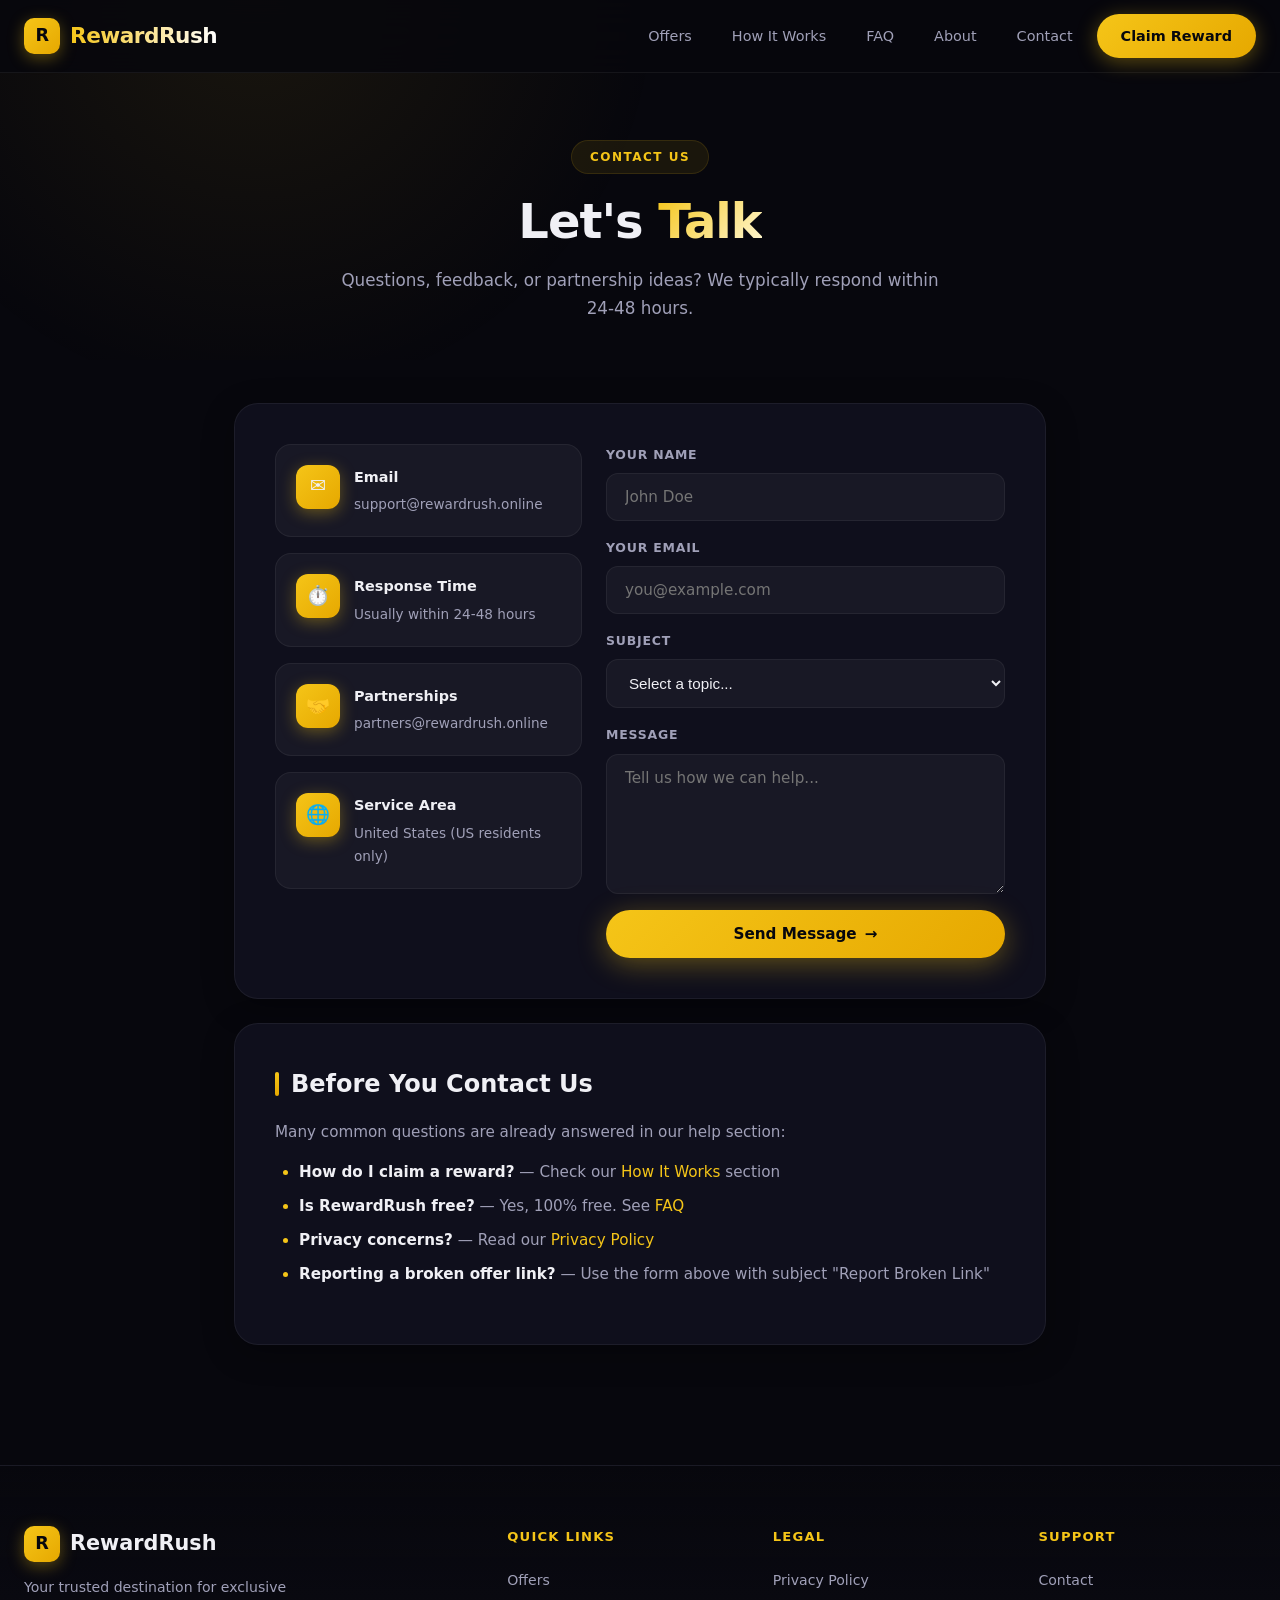
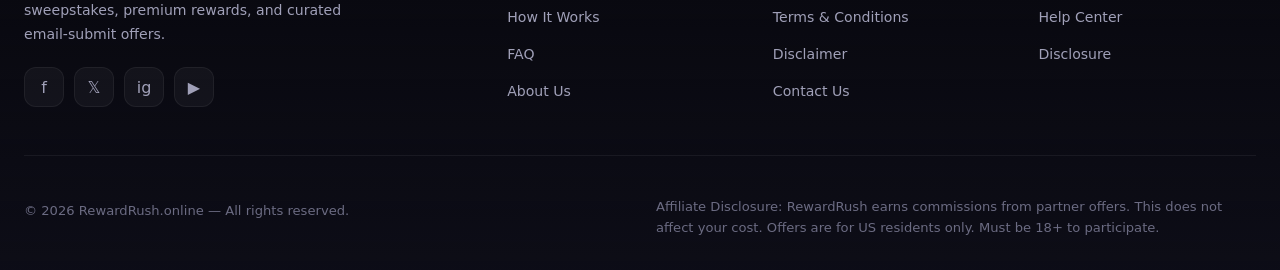
<file: contact.html>
<!DOCTYPE html>
<html lang="en">
<head>
  <meta charset="UTF-8" />
  <meta name="viewport" content="width=device-width, initial-scale=1.0" />
  <meta name="description" content="Contact RewardRush — Get in touch for questions, feedback, or partnership inquiries." />
  <meta name="robots" content="index, follow" />
  <link rel="canonical" href="https://rewardrush.online/contact.html" />
  <link rel="stylesheet" href="styles.css" />
  <title>Contact Us — RewardRush</title>
</head>
<body>

  <nav class="navbar">
    <div class="nav-inner">
      <a href="/" class="nav-logo">
        <div class="nav-logo-icon">R</div>
        <span>RewardRush</span>
      </a>
      <button class="nav-toggle" id="navToggle" aria-label="Toggle menu">
        <span></span><span></span><span></span>
      </button>
      <div class="nav-links" id="navLinks">
        <a href="/#offers">Offers</a>
        <a href="/#how-it-works">How It Works</a>
        <a href="/#faq">FAQ</a>
        <a href="/about.html">About</a>
        <a href="/contact.html">Contact</a>
        <a href="/#offers" class="nav-cta">Claim Reward</a>
      </div>
    </div>
  </nav>

  <header class="page-hero">
    <span class="page-badge">Contact Us</span>
    <h1>Let's <span class="gold">Talk</span></h1>
    <p>Questions, feedback, or partnership ideas? We typically respond within 24-48 hours.</p>
  </header>

  <main class="content-wrap">
    <div class="content-card">

      <div class="contact-grid">

        <div class="contact-info">
          <div class="info-item">
            <div class="info-icon">✉️</div>
            <div class="info-text">
              <h4>Email</h4>
              <p>support@rewardrush.online</p>
            </div>
          </div>

          <div class="info-item">
            <div class="info-icon">⏱️</div>
            <div class="info-text">
              <h4>Response Time</h4>
              <p>Usually within 24-48 hours</p>
            </div>
          </div>

          <div class="info-item">
            <div class="info-icon">🤝</div>
            <div class="info-text">
              <h4>Partnerships</h4>
              <p>partners@rewardrush.online</p>
            </div>
          </div>

          <div class="info-item">
            <div class="info-icon">🌐</div>
            <div class="info-text">
              <h4>Service Area</h4>
              <p>United States (US residents only)</p>
            </div>
          </div>
        </div>

        <form
          class="contact-form"
          name="contact"
          method="POST"
          data-netlify="true"
          netlify-honeypot="bot-field"
          id="contactForm"
        >
          <!-- Netlify form hidden fields -->
          <input type="hidden" name="form-name" value="contact" />
          <p style="display:none;">
            <label>Don't fill this out: <input name="bot-field" /></label>
          </p>

          <div class="form-field">
            <label for="name">Your Name</label>
            <input type="text" id="name" name="name" placeholder="John Doe" required />
          </div>

          <div class="form-field">
            <label for="email">Your Email</label>
            <input type="email" id="email" name="email" placeholder="you@example.com" required />
          </div>

          <div class="form-field">
            <label for="subject">Subject</label>
            <select id="subject" name="subject" required>
              <option value="">Select a topic...</option>
              <option value="General Question">General Question</option>
              <option value="Offer Issue">Offer Issue</option>
              <option value="Report Broken Link">Report Broken Link</option>
              <option value="Partnership Inquiry">Partnership Inquiry</option>
              <option value="Privacy Concern">Privacy Concern</option>
              <option value="Other">Other</option>
            </select>
          </div>

          <div class="form-field">
            <label for="message">Message</label>
            <textarea id="message" name="message" placeholder="Tell us how we can help..." required></textarea>
          </div>

          <div class="form-success" id="formSuccess">
            ✅ Thank you! Your message has been sent. We'll get back to you within 24-48 hours.
          </div>

          <button type="submit" class="btn btn-primary btn-full" id="submitBtn">
            Send Message <span aria-hidden="true">→</span>
          </button>
        </form>

      </div>
    </div>

    <div class="content-card">
      <h2>Before You Contact Us</h2>
      <p>Many common questions are already answered in our help section:</p>
      <ul>
        <li><strong>How do I claim a reward?</strong> — Check our <a href="/#how-it-works">How It Works</a> section</li>
        <li><strong>Is RewardRush free?</strong> — Yes, 100% free. See <a href="/#faq">FAQ</a></li>
        <li><strong>Privacy concerns?</strong> — Read our <a href="/privacy-policy.html">Privacy Policy</a></li>
        <li><strong>Reporting a broken offer link?</strong> — Use the form above with subject "Report Broken Link"</li>
      </ul>
    </div>

  </main>

  <footer class="footer">
    <div class="footer-inner">
      <div class="footer-grid">
        <div class="footer-brand">
          <h3><div class="nav-logo-icon">R</div> RewardRush</h3>
          <p>Your trusted destination for exclusive sweepstakes, premium rewards, and curated email-submit offers.</p>
          <div class="footer-social">
            <a href="#" aria-label="Facebook">f</a>
            <a href="#" aria-label="Twitter">𝕏</a>
            <a href="#" aria-label="Instagram">ig</a>
            <a href="#" aria-label="YouTube">▶</a>
          </div>
        </div>
        <div class="footer-col">
          <h4>Quick Links</h4>
          <ul>
            <li><a href="/#offers">Offers</a></li>
            <li><a href="/#how-it-works">How It Works</a></li>
            <li><a href="/#faq">FAQ</a></li>
            <li><a href="/about.html">About Us</a></li>
          </ul>
        </div>
        <div class="footer-col">
          <h4>Legal</h4>
          <ul>
            <li><a href="/privacy-policy.html">Privacy Policy</a></li>
            <li><a href="/terms.html">Terms & Conditions</a></li>
            <li><a href="/disclaimer.html">Disclaimer</a></li>
            <li><a href="/contact.html">Contact Us</a></li>
          </ul>
        </div>
        <div class="footer-col">
          <h4>Support</h4>
          <ul>
            <li><a href="/contact.html">Contact</a></li>
            <li><a href="/#faq">Help Center</a></li>
            <li><a href="/disclaimer.html">Disclosure</a></li>
          </ul>
        </div>
      </div>
      <div class="footer-bottom">
        <p>&copy; <span id="year"></span> RewardRush.online — All rights reserved.</p>
        <p class="footer-disclaimer">Affiliate Disclosure: RewardRush earns commissions from partner offers. This does not affect your cost. Offers are for US residents only. Must be 18+ to participate.</p>
      </div>
    </div>
  </footer>

  <script>
    (function() {
      const navToggle = document.getElementById('navToggle');
      const navLinks = document.getElementById('navLinks');
      if (navToggle && navLinks) {
        navToggle.addEventListener('click', () => {
          const open = navLinks.classList.toggle('open');
          navToggle.classList.toggle('active', open);
        });
      }
      document.getElementById('year').textContent = new Date().getFullYear();

      // Contact form submission
      const form = document.getElementById('contactForm');
      const success = document.getElementById('formSuccess');
      const submitBtn = document.getElementById('submitBtn');

      if (form) {
        form.addEventListener('submit', async (e) => {
          e.preventDefault();
          submitBtn.disabled = true;
          submitBtn.textContent = 'Sending...';

          const formData = new FormData(form);

          try {
            const res = await fetch('/', {
              method: 'POST',
              headers: { 'Content-Type': 'application/x-www-form-urlencoded' },
              body: new URLSearchParams(formData).toString()
            });

            if (res.ok) {
              form.reset();
              success.classList.add('show');
              submitBtn.textContent = 'Sent ✓';
              setTimeout(() => {
                submitBtn.disabled = false;
                submitBtn.innerHTML = 'Send Message <span aria-hidden="true">→</span>';
              }, 3000);
            } else {
              throw new Error('Form submission failed');
            }
          } catch (err) {
            submitBtn.disabled = false;
            submitBtn.innerHTML = 'Send Message <span aria-hidden="true">→</span>';
            alert('Could not send message. Please email us at support@rewardrush.online');
          }
        });
      }
    })();
  </script>

</body>
</html>
</file>
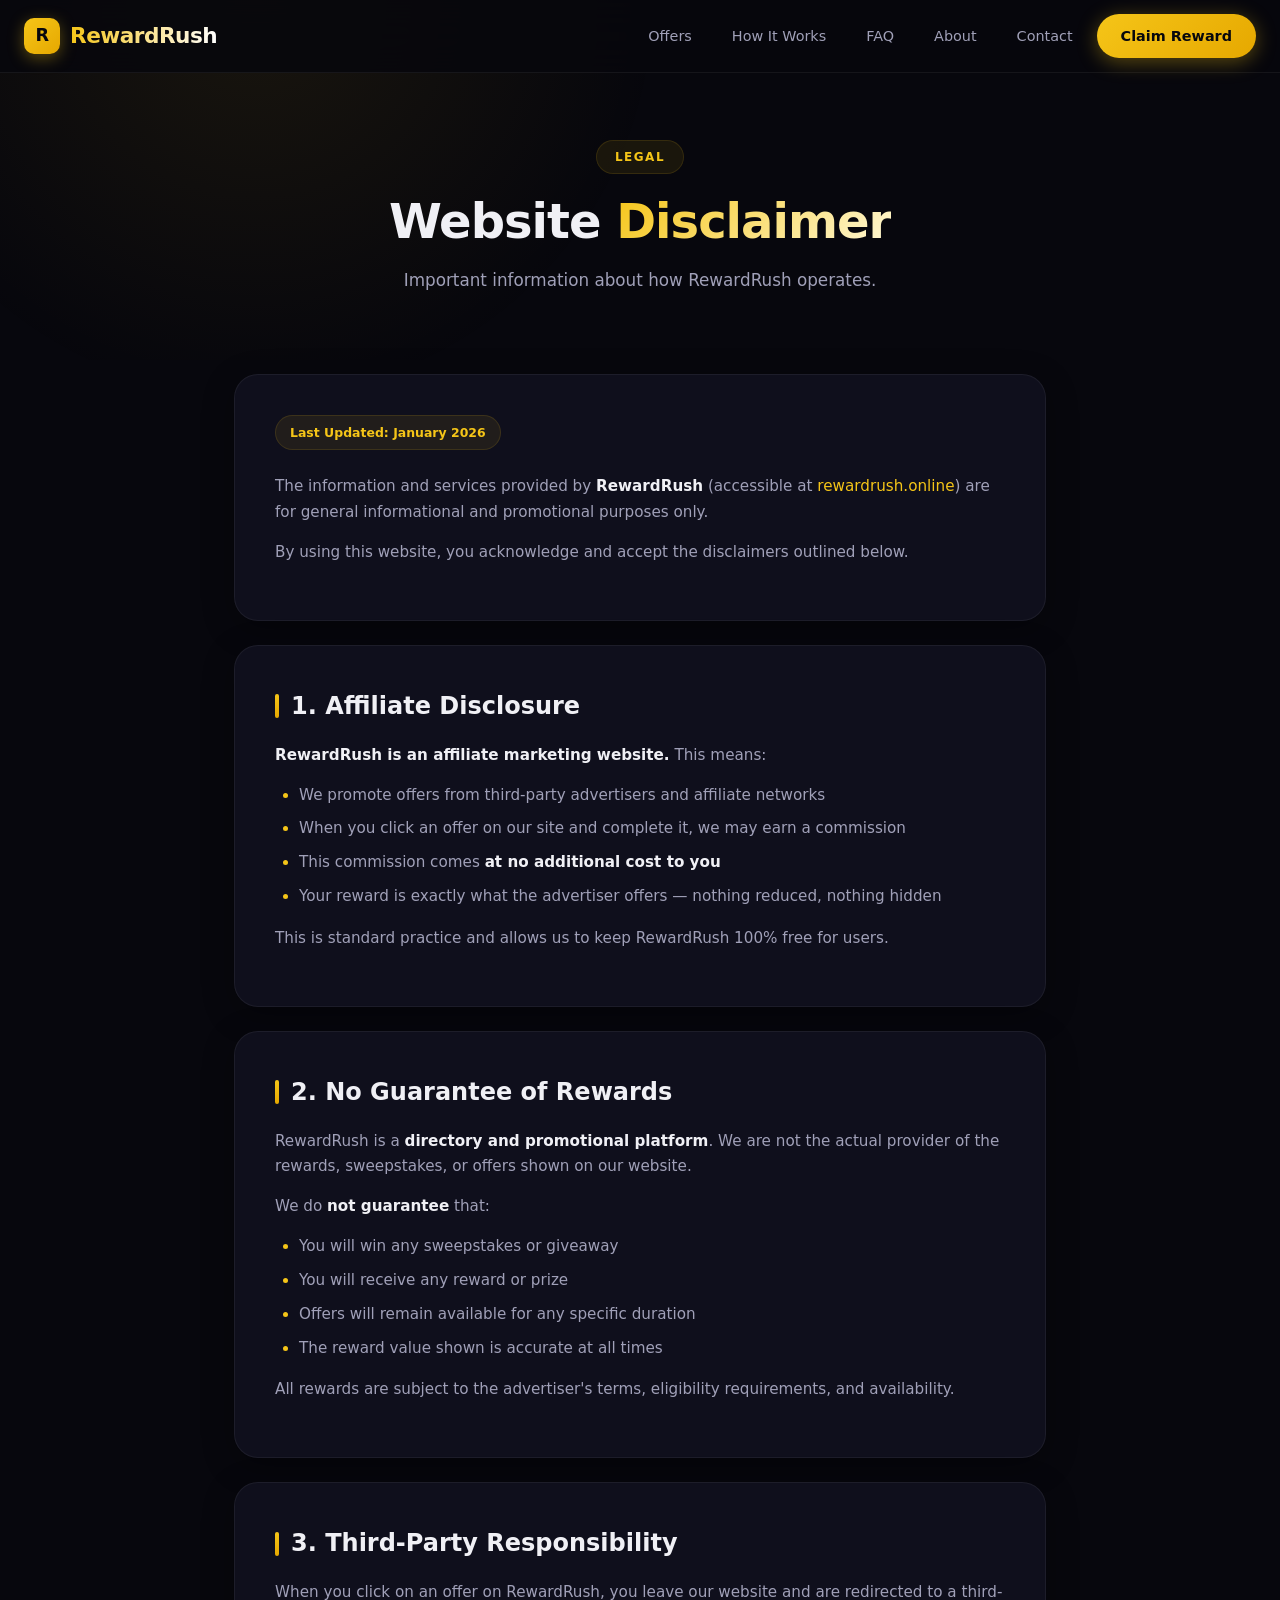
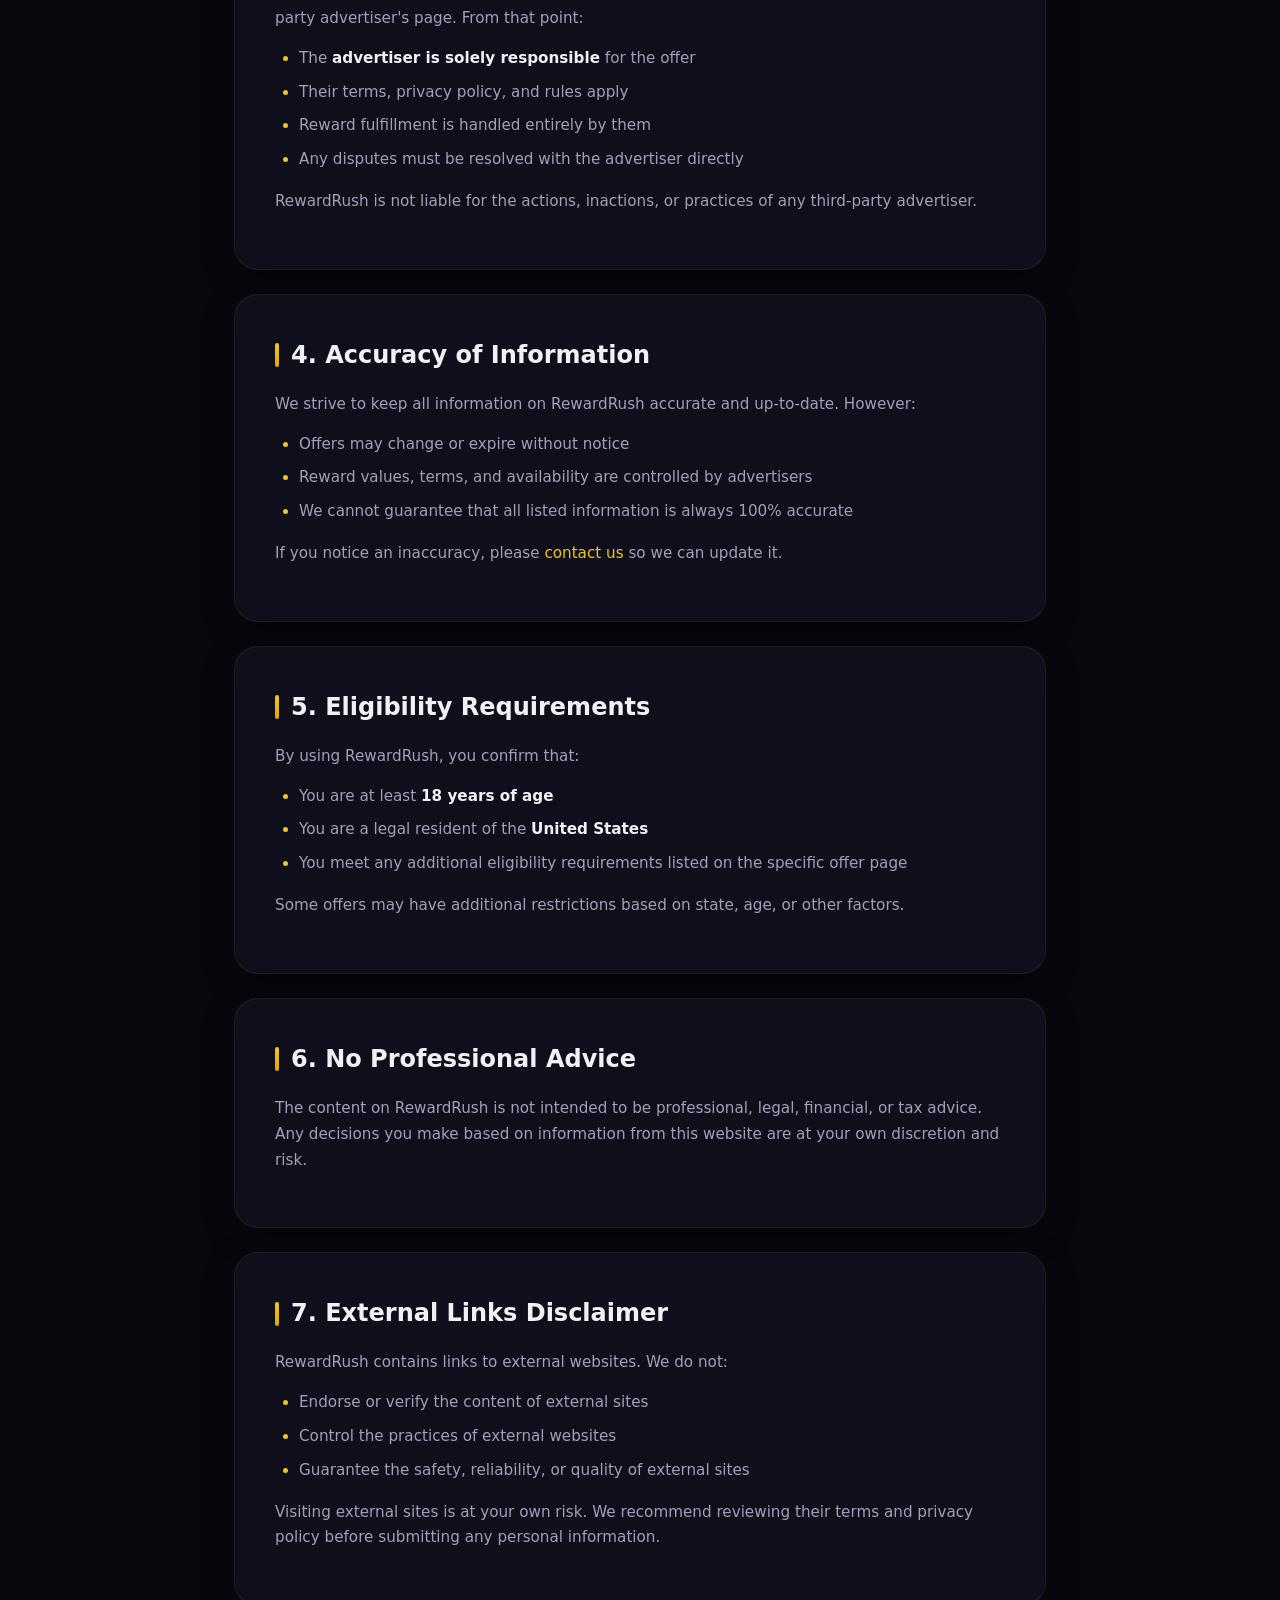
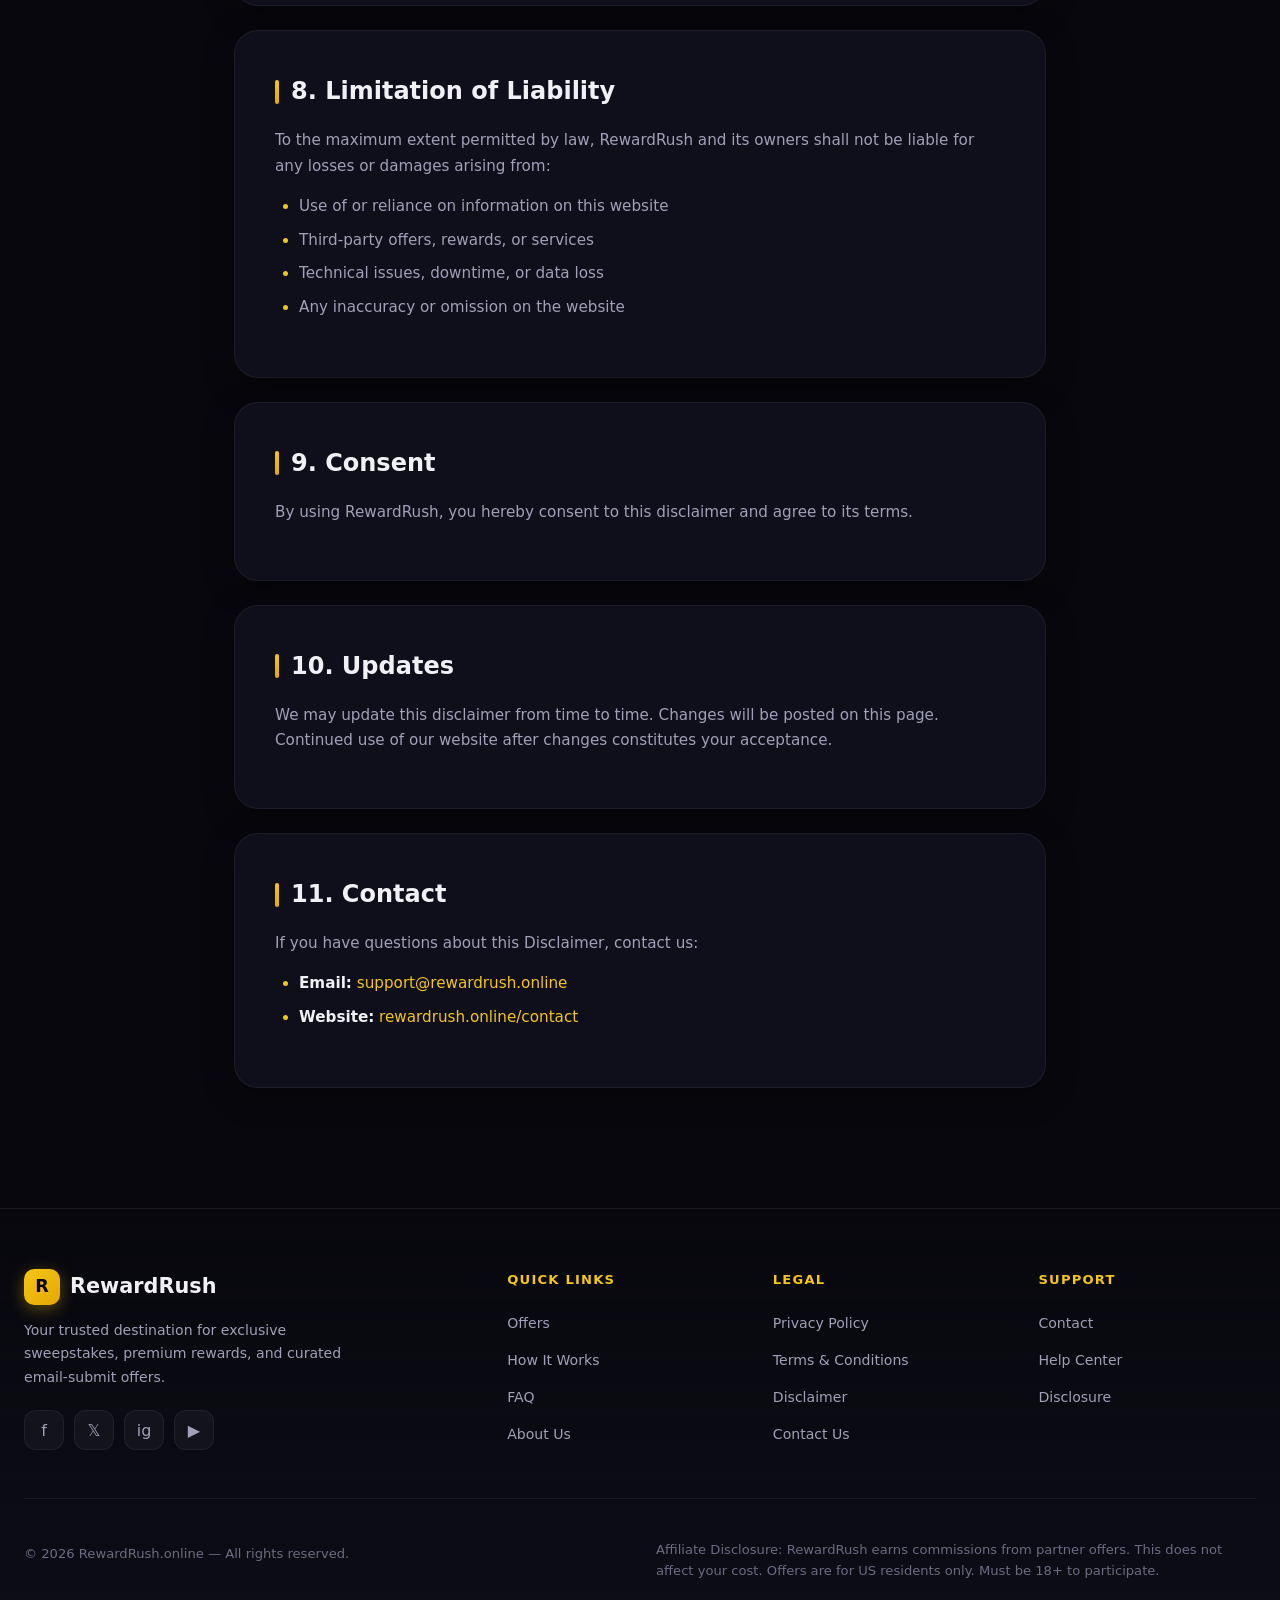
<file: disclaimer.html>
<!DOCTYPE html>
<html lang="en">
<head>
  <meta charset="UTF-8" />
  <meta name="viewport" content="width=device-width, initial-scale=1.0" />
  <meta name="description" content="RewardRush Disclaimer — Important information about affiliate relationships and offer accuracy." />
  <meta name="robots" content="index, follow" />
  <link rel="canonical" href="https://rewardrush.online/disclaimer.html" />
  <link rel="stylesheet" href="styles.css" />
  <title>Disclaimer — RewardRush</title>
</head>
<body>

  <nav class="navbar">
    <div class="nav-inner">
      <a href="/" class="nav-logo">
        <div class="nav-logo-icon">R</div>
        <span>RewardRush</span>
      </a>
      <button class="nav-toggle" id="navToggle" aria-label="Toggle menu">
        <span></span><span></span><span></span>
      </button>
      <div class="nav-links" id="navLinks">
        <a href="/#offers">Offers</a>
        <a href="/#how-it-works">How It Works</a>
        <a href="/#faq">FAQ</a>
        <a href="/about.html">About</a>
        <a href="/contact.html">Contact</a>
        <a href="/#offers" class="nav-cta">Claim Reward</a>
      </div>
    </div>
  </nav>

  <header class="page-hero">
    <span class="page-badge">Legal</span>
    <h1>Website <span class="gold">Disclaimer</span></h1>
    <p>Important information about how RewardRush operates.</p>
  </header>

  <main class="content-wrap">

    <div class="content-card">
      <span class="last-updated">Last Updated: January 2026</span>

      <p>The information and services provided by <strong>RewardRush</strong> (accessible at <a href="https://rewardrush.online">rewardrush.online</a>) are for general informational and promotional purposes only.</p>

      <p>By using this website, you acknowledge and accept the disclaimers outlined below.</p>
    </div>

    <div class="content-card">
      <h2>1. Affiliate Disclosure</h2>
      <p><strong>RewardRush is an affiliate marketing website.</strong> This means:</p>
      <ul>
        <li>We promote offers from third-party advertisers and affiliate networks</li>
        <li>When you click an offer on our site and complete it, we may earn a commission</li>
        <li>This commission comes <strong>at no additional cost to you</strong></li>
        <li>Your reward is exactly what the advertiser offers — nothing reduced, nothing hidden</li>
      </ul>

      <p>This is standard practice and allows us to keep RewardRush 100% free for users.</p>
    </div>

    <div class="content-card">
      <h2>2. No Guarantee of Rewards</h2>
      <p>RewardRush is a <strong>directory and promotional platform</strong>. We are not the actual provider of the rewards, sweepstakes, or offers shown on our website.</p>

      <p>We do <strong>not guarantee</strong> that:</p>
      <ul>
        <li>You will win any sweepstakes or giveaway</li>
        <li>You will receive any reward or prize</li>
        <li>Offers will remain available for any specific duration</li>
        <li>The reward value shown is accurate at all times</li>
      </ul>

      <p>All rewards are subject to the advertiser's terms, eligibility requirements, and availability.</p>
    </div>

    <div class="content-card">
      <h2>3. Third-Party Responsibility</h2>
      <p>When you click on an offer on RewardRush, you leave our website and are redirected to a third-party advertiser's page. From that point:</p>
      <ul>
        <li>The <strong>advertiser is solely responsible</strong> for the offer</li>
        <li>Their terms, privacy policy, and rules apply</li>
        <li>Reward fulfillment is handled entirely by them</li>
        <li>Any disputes must be resolved with the advertiser directly</li>
      </ul>

      <p>RewardRush is not liable for the actions, inactions, or practices of any third-party advertiser.</p>
    </div>

    <div class="content-card">
      <h2>4. Accuracy of Information</h2>
      <p>We strive to keep all information on RewardRush accurate and up-to-date. However:</p>
      <ul>
        <li>Offers may change or expire without notice</li>
        <li>Reward values, terms, and availability are controlled by advertisers</li>
        <li>We cannot guarantee that all listed information is always 100% accurate</li>
      </ul>

      <p>If you notice an inaccuracy, please <a href="/contact.html">contact us</a> so we can update it.</p>
    </div>

    <div class="content-card">
      <h2>5. Eligibility Requirements</h2>
      <p>By using RewardRush, you confirm that:</p>
      <ul>
        <li>You are at least <strong>18 years of age</strong></li>
        <li>You are a legal resident of the <strong>United States</strong></li>
        <li>You meet any additional eligibility requirements listed on the specific offer page</li>
      </ul>

      <p>Some offers may have additional restrictions based on state, age, or other factors.</p>
    </div>

    <div class="content-card">
      <h2>6. No Professional Advice</h2>
      <p>The content on RewardRush is not intended to be professional, legal, financial, or tax advice. Any decisions you make based on information from this website are at your own discretion and risk.</p>
    </div>

    <div class="content-card">
      <h2>7. External Links Disclaimer</h2>
      <p>RewardRush contains links to external websites. We do not:</p>
      <ul>
        <li>Endorse or verify the content of external sites</li>
        <li>Control the practices of external websites</li>
        <li>Guarantee the safety, reliability, or quality of external sites</li>
      </ul>

      <p>Visiting external sites is at your own risk. We recommend reviewing their terms and privacy policy before submitting any personal information.</p>
    </div>

    <div class="content-card">
      <h2>8. Limitation of Liability</h2>
      <p>To the maximum extent permitted by law, RewardRush and its owners shall not be liable for any losses or damages arising from:</p>
      <ul>
        <li>Use of or reliance on information on this website</li>
        <li>Third-party offers, rewards, or services</li>
        <li>Technical issues, downtime, or data loss</li>
        <li>Any inaccuracy or omission on the website</li>
      </ul>
    </div>

    <div class="content-card">
      <h2>9. Consent</h2>
      <p>By using RewardRush, you hereby consent to this disclaimer and agree to its terms.</p>
    </div>

    <div class="content-card">
      <h2>10. Updates</h2>
      <p>We may update this disclaimer from time to time. Changes will be posted on this page. Continued use of our website after changes constitutes your acceptance.</p>
    </div>

    <div class="content-card">
      <h2>11. Contact</h2>
      <p>If you have questions about this Disclaimer, contact us:</p>
      <ul>
        <li><strong>Email:</strong> <a href="mailto:support@rewardrush.online">support@rewardrush.online</a></li>
        <li><strong>Website:</strong> <a href="/contact.html">rewardrush.online/contact</a></li>
      </ul>
    </div>

  </main>

  <footer class="footer">
    <div class="footer-inner">
      <div class="footer-grid">
        <div class="footer-brand">
          <h3><div class="nav-logo-icon">R</div> RewardRush</h3>
          <p>Your trusted destination for exclusive sweepstakes, premium rewards, and curated email-submit offers.</p>
          <div class="footer-social">
            <a href="#" aria-label="Facebook">f</a>
            <a href="#" aria-label="Twitter">𝕏</a>
            <a href="#" aria-label="Instagram">ig</a>
            <a href="#" aria-label="YouTube">▶</a>
          </div>
        </div>
        <div class="footer-col">
          <h4>Quick Links</h4>
          <ul>
            <li><a href="/#offers">Offers</a></li>
            <li><a href="/#how-it-works">How It Works</a></li>
            <li><a href="/#faq">FAQ</a></li>
            <li><a href="/about.html">About Us</a></li>
          </ul>
        </div>
        <div class="footer-col">
          <h4>Legal</h4>
          <ul>
            <li><a href="/privacy-policy.html">Privacy Policy</a></li>
            <li><a href="/terms.html">Terms & Conditions</a></li>
            <li><a href="/disclaimer.html">Disclaimer</a></li>
            <li><a href="/contact.html">Contact Us</a></li>
          </ul>
        </div>
        <div class="footer-col">
          <h4>Support</h4>
          <ul>
            <li><a href="/contact.html">Contact</a></li>
            <li><a href="/#faq">Help Center</a></li>
            <li><a href="/disclaimer.html">Disclosure</a></li>
          </ul>
        </div>
      </div>
      <div class="footer-bottom">
        <p>&copy; <span id="year"></span> RewardRush.online — All rights reserved.</p>
        <p class="footer-disclaimer">Affiliate Disclosure: RewardRush earns commissions from partner offers. This does not affect your cost. Offers are for US residents only. Must be 18+ to participate.</p>
      </div>
    </div>
  </footer>

  <script>
    (function() {
      const navToggle = document.getElementById('navToggle');
      const navLinks = document.getElementById('navLinks');
      if (navToggle && navLinks) {
        navToggle.addEventListener('click', () => {
          const open = navLinks.classList.toggle('open');
          navToggle.classList.toggle('active', open);
        });
      }
      document.getElementById('year').textContent = new Date().getFullYear();
    })();
  </script>

</body>
</html>
</file>
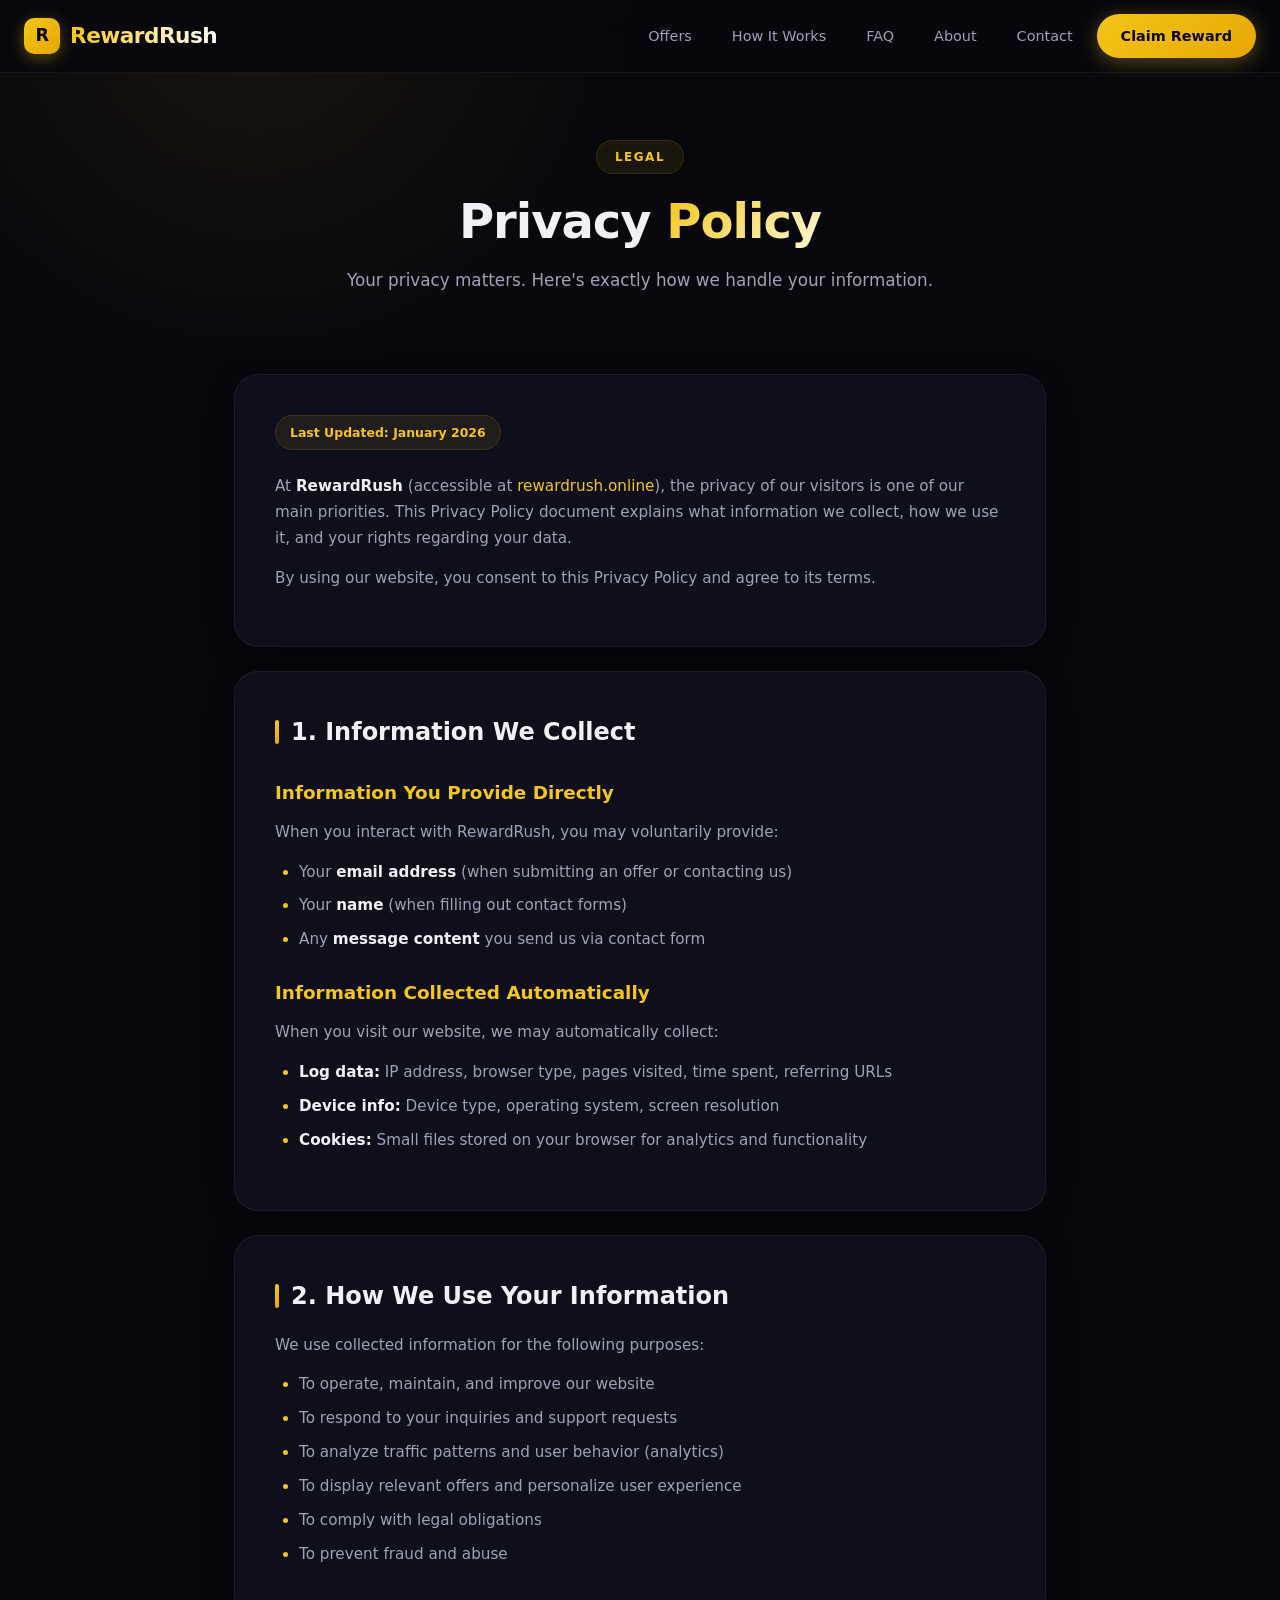
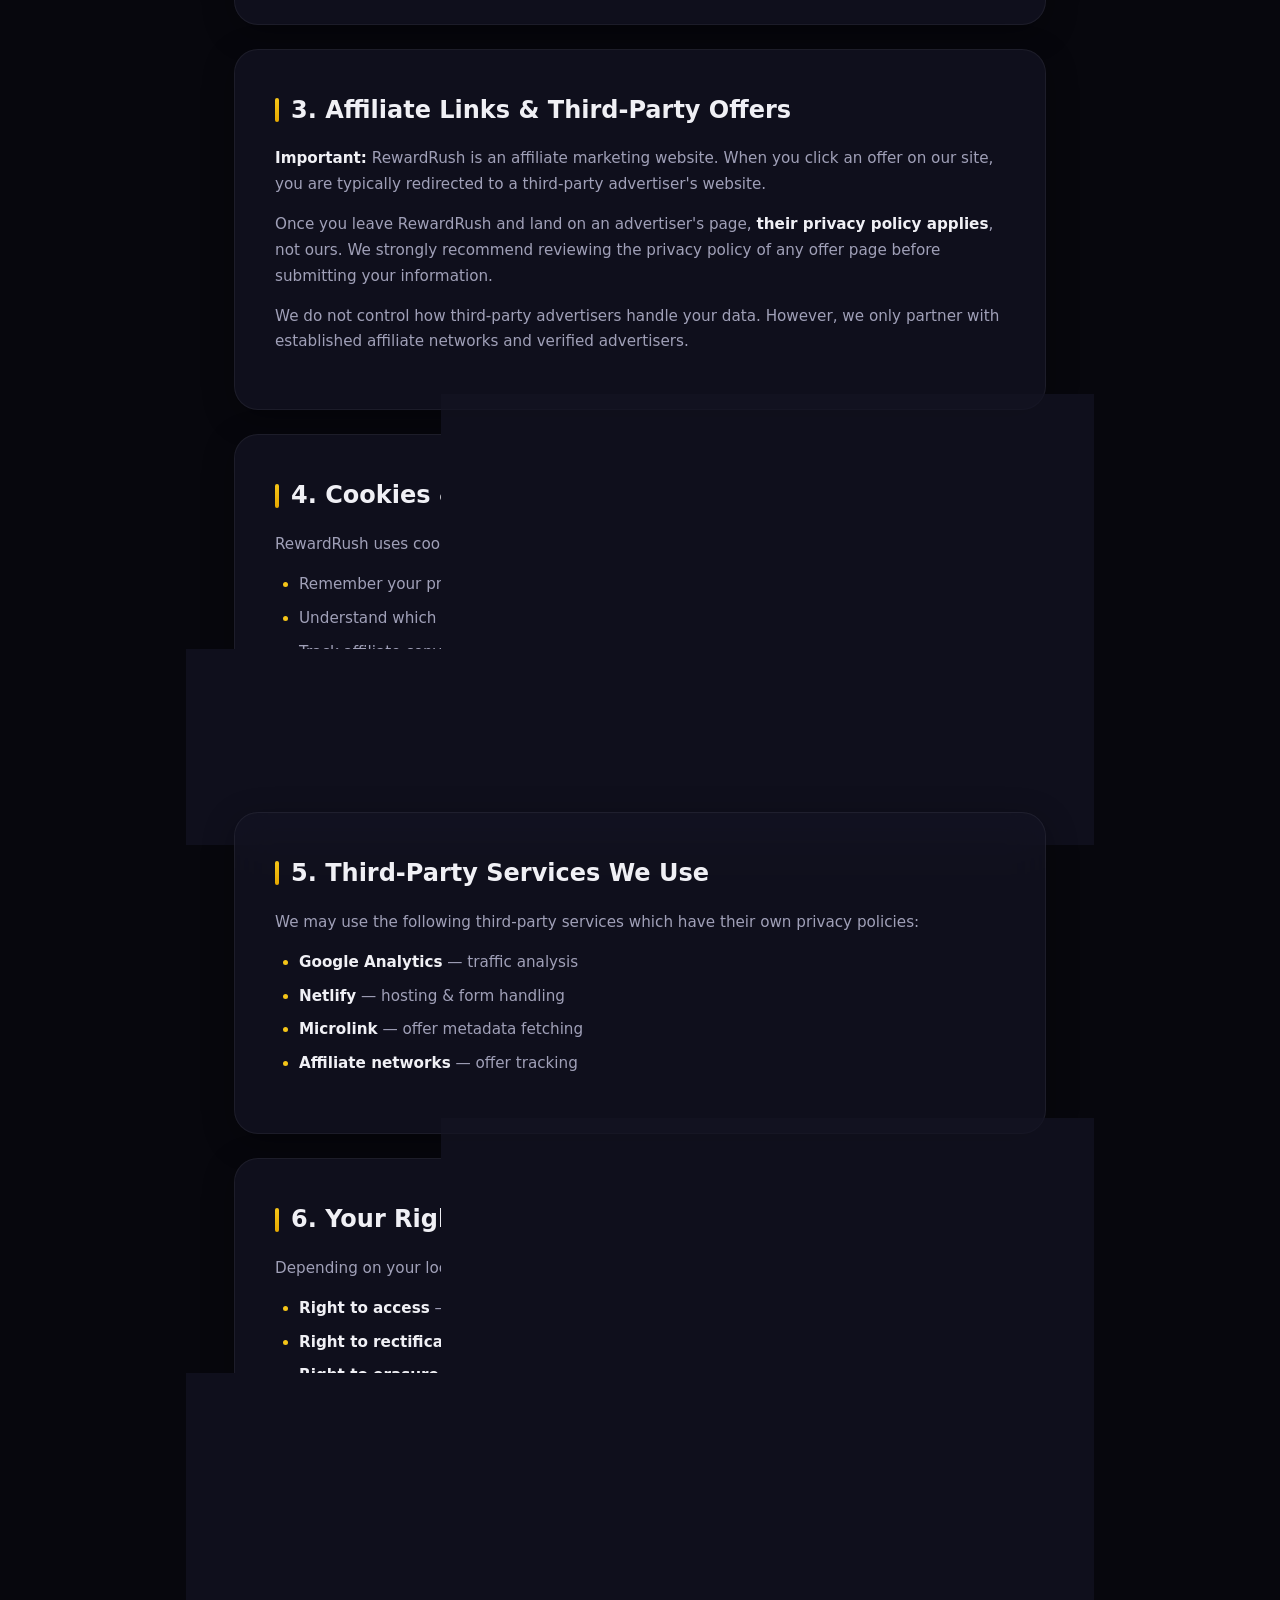
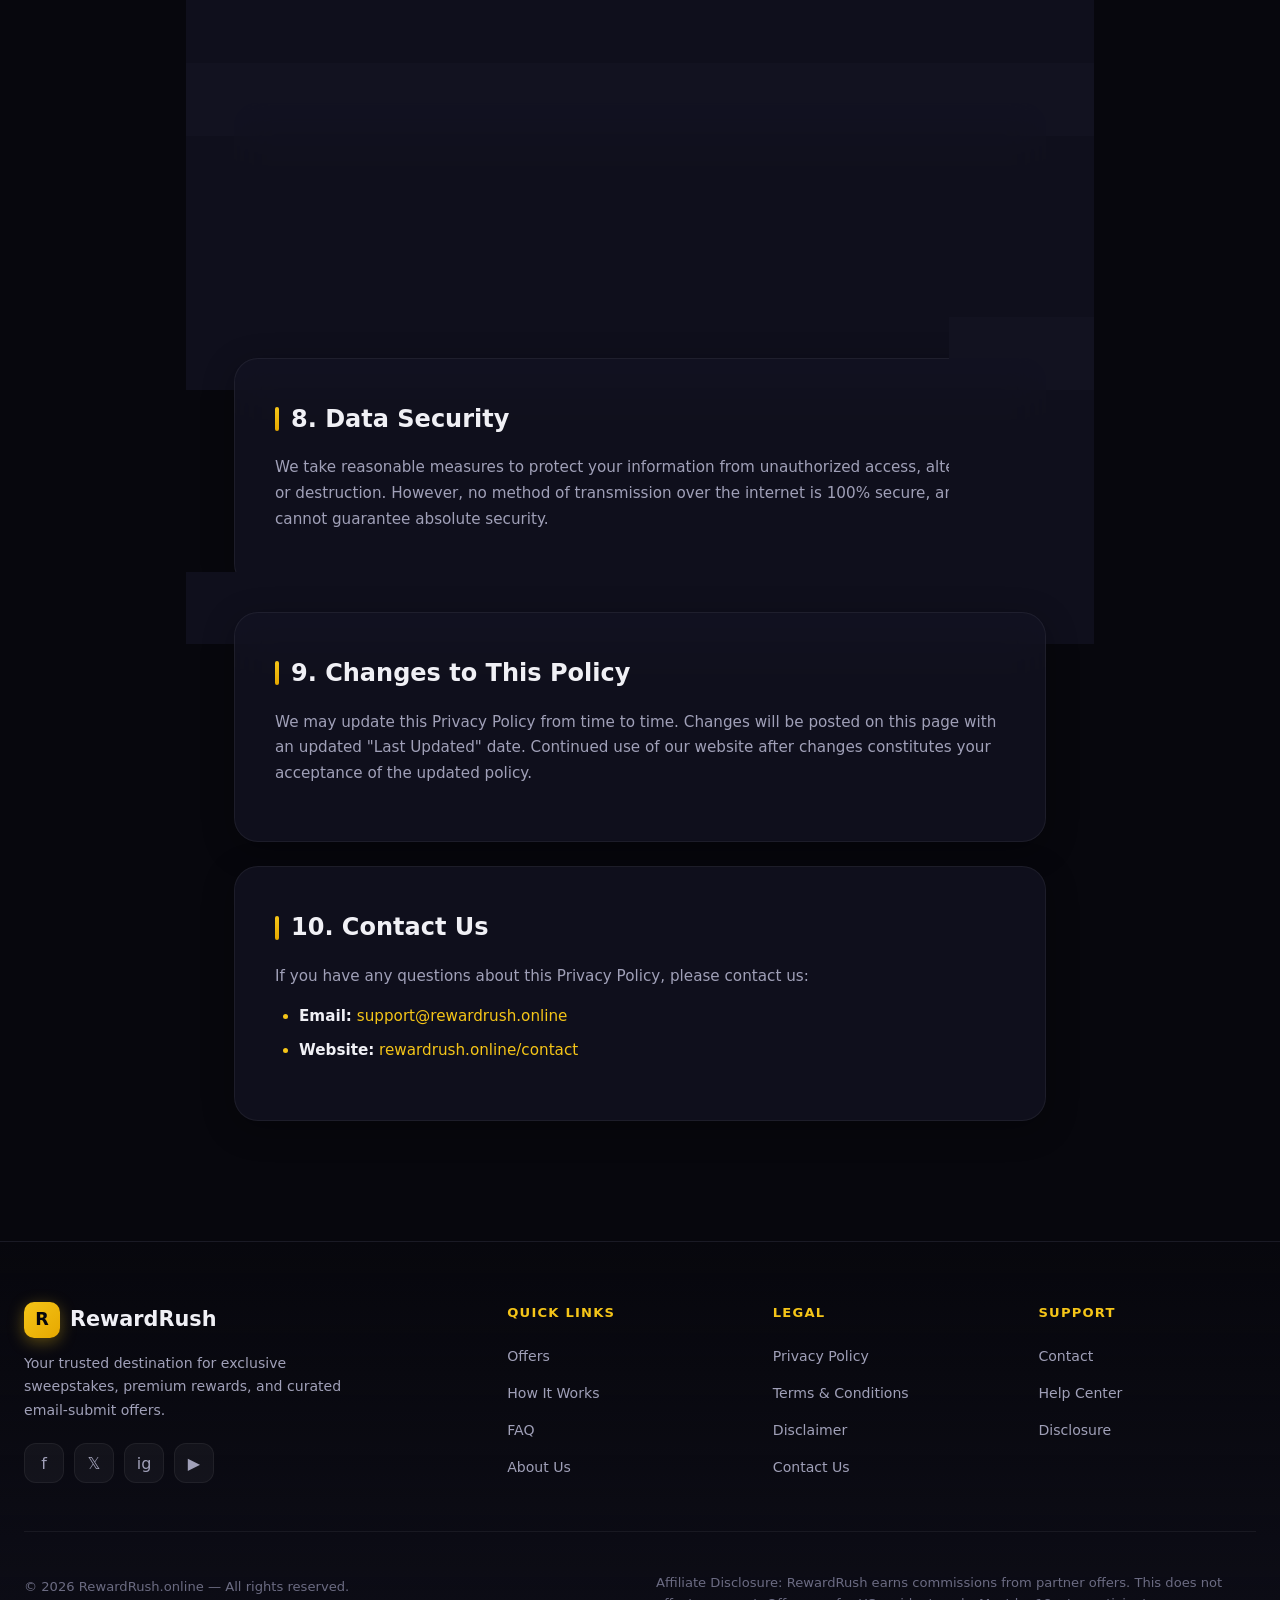
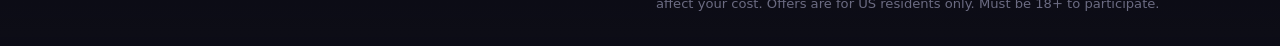
<file: privacy-policy.html>
<!DOCTYPE html>
<html lang="en">
<head>
  <meta charset="UTF-8" />
  <meta name="viewport" content="width=device-width, initial-scale=1.0" />
  <meta name="description" content="RewardRush Privacy Policy — Learn how we collect, use, and protect your information." />
  <meta name="robots" content="index, follow" />
  <link rel="canonical" href="https://rewardrush.online/privacy-policy.html" />
  <link rel="stylesheet" href="styles.css" />
  <title>Privacy Policy — RewardRush</title>
</head>
<body>

  <nav class="navbar">
    <div class="nav-inner">
      <a href="/" class="nav-logo">
        <div class="nav-logo-icon">R</div>
        <span>RewardRush</span>
      </a>
      <button class="nav-toggle" id="navToggle" aria-label="Toggle menu">
        <span></span><span></span><span></span>
      </button>
      <div class="nav-links" id="navLinks">
        <a href="/#offers">Offers</a>
        <a href="/#how-it-works">How It Works</a>
        <a href="/#faq">FAQ</a>
        <a href="/about.html">About</a>
        <a href="/contact.html">Contact</a>
        <a href="/#offers" class="nav-cta">Claim Reward</a>
      </div>
    </div>
  </nav>

  <header class="page-hero">
    <span class="page-badge">Legal</span>
    <h1>Privacy <span class="gold">Policy</span></h1>
    <p>Your privacy matters. Here's exactly how we handle your information.</p>
  </header>

  <main class="content-wrap">

    <div class="content-card">
      <span class="last-updated">Last Updated: January 2026</span>

      <p>At <strong>RewardRush</strong> (accessible at <a href="https://rewardrush.online">rewardrush.online</a>), the privacy of our visitors is one of our main priorities. This Privacy Policy document explains what information we collect, how we use it, and your rights regarding your data.</p>

      <p>By using our website, you consent to this Privacy Policy and agree to its terms.</p>
    </div>

    <div class="content-card">
      <h2>1. Information We Collect</h2>

      <h3>Information You Provide Directly</h3>
      <p>When you interact with RewardRush, you may voluntarily provide:</p>
      <ul>
        <li>Your <strong>email address</strong> (when submitting an offer or contacting us)</li>
        <li>Your <strong>name</strong> (when filling out contact forms)</li>
        <li>Any <strong>message content</strong> you send us via contact form</li>
      </ul>

      <h3>Information Collected Automatically</h3>
      <p>When you visit our website, we may automatically collect:</p>
      <ul>
        <li><strong>Log data:</strong> IP address, browser type, pages visited, time spent, referring URLs</li>
        <li><strong>Device info:</strong> Device type, operating system, screen resolution</li>
        <li><strong>Cookies:</strong> Small files stored on your browser for analytics and functionality</li>
      </ul>
    </div>

    <div class="content-card">
      <h2>2. How We Use Your Information</h2>
      <p>We use collected information for the following purposes:</p>
      <ul>
        <li>To operate, maintain, and improve our website</li>
        <li>To respond to your inquiries and support requests</li>
        <li>To analyze traffic patterns and user behavior (analytics)</li>
        <li>To display relevant offers and personalize user experience</li>
        <li>To comply with legal obligations</li>
        <li>To prevent fraud and abuse</li>
      </ul>
    </div>

    <div class="content-card">
      <h2>3. Affiliate Links & Third-Party Offers</h2>
      <p><strong>Important:</strong> RewardRush is an affiliate marketing website. When you click an offer on our site, you are typically redirected to a third-party advertiser's website.</p>

      <p>Once you leave RewardRush and land on an advertiser's page, <strong>their privacy policy applies</strong>, not ours. We strongly recommend reviewing the privacy policy of any offer page before submitting your information.</p>

      <p>We do not control how third-party advertisers handle your data. However, we only partner with established affiliate networks and verified advertisers.</p>
    </div>

    <div class="content-card">
      <h2>4. Cookies & Web Beacons</h2>
      <p>RewardRush uses cookies to enhance your experience. Cookies help us:</p>
      <ul>
        <li>Remember your preferences</li>
        <li>Understand which pages are most popular</li>
        <li>Track affiliate conversions (so we get credited for referrals)</li>
      </ul>

      <p>You can disable cookies through your browser settings. Note that disabling cookies may affect website functionality.</p>
    </div>

    <div class="content-card">
      <h2>5. Third-Party Services We Use</h2>
      <p>We may use the following third-party services which have their own privacy policies:</p>
      <ul>
        <li><strong>Google Analytics</strong> — traffic analysis</li>
        <li><strong>Netlify</strong> — hosting & form handling</li>
        <li><strong>Microlink</strong> — offer metadata fetching</li>
        <li><strong>Affiliate networks</strong> — offer tracking</li>
      </ul>
    </div>

    <div class="content-card">
      <h2>6. Your Rights (GDPR & CCPA)</h2>
      <p>Depending on your location, you may have the following rights:</p>
      <ul>
        <li><strong>Right to access</strong> — Request a copy of your personal data</li>
        <li><strong>Right to rectification</strong> — Correct inaccurate data</li>
        <li><strong>Right to erasure</strong> — Request deletion of your data</li>
        <li><strong>Right to restrict processing</strong> — Limit how we use your data</li>
        <li><strong>Right to data portability</strong> — Transfer your data</li>
        <li><strong>Right to object</strong> — Object to certain processing</li>
      </ul>

      <p>California residents have additional rights under CCPA, including the right to know what personal information is collected and the right to opt out of the sale of personal information. <strong>We do not sell your personal information.</strong></p>

      <p>To exercise any of these rights, contact us at <a href="mailto:support@rewardrush.online">support@rewardrush.online</a>.</p>
    </div>

    <div class="content-card">
      <h2>7. Children's Privacy</h2>
      <p>RewardRush is not intended for anyone under the age of 18. We do not knowingly collect personal information from children. If you believe a child has provided us with personal data, please contact us immediately and we will delete it.</p>
    </div>

    <div class="content-card">
      <h2>8. Data Security</h2>
      <p>We take reasonable measures to protect your information from unauthorized access, alteration, or destruction. However, no method of transmission over the internet is 100% secure, and we cannot guarantee absolute security.</p>
    </div>

    <div class="content-card">
      <h2>9. Changes to This Policy</h2>
      <p>We may update this Privacy Policy from time to time. Changes will be posted on this page with an updated "Last Updated" date. Continued use of our website after changes constitutes your acceptance of the updated policy.</p>
    </div>

    <div class="content-card">
      <h2>10. Contact Us</h2>
      <p>If you have any questions about this Privacy Policy, please contact us:</p>
      <ul>
        <li><strong>Email:</strong> <a href="mailto:support@rewardrush.online">support@rewardrush.online</a></li>
        <li><strong>Website:</strong> <a href="/contact.html">rewardrush.online/contact</a></li>
      </ul>
    </div>

  </main>

  <footer class="footer">
    <div class="footer-inner">
      <div class="footer-grid">
        <div class="footer-brand">
          <h3><div class="nav-logo-icon">R</div> RewardRush</h3>
          <p>Your trusted destination for exclusive sweepstakes, premium rewards, and curated email-submit offers.</p>
          <div class="footer-social">
            <a href="#" aria-label="Facebook">f</a>
            <a href="#" aria-label="Twitter">𝕏</a>
            <a href="#" aria-label="Instagram">ig</a>
            <a href="#" aria-label="YouTube">▶</a>
          </div>
        </div>
        <div class="footer-col">
          <h4>Quick Links</h4>
          <ul>
            <li><a href="/#offers">Offers</a></li>
            <li><a href="/#how-it-works">How It Works</a></li>
            <li><a href="/#faq">FAQ</a></li>
            <li><a href="/about.html">About Us</a></li>
          </ul>
        </div>
        <div class="footer-col">
          <h4>Legal</h4>
          <ul>
            <li><a href="/privacy-policy.html">Privacy Policy</a></li>
            <li><a href="/terms.html">Terms & Conditions</a></li>
            <li><a href="/disclaimer.html">Disclaimer</a></li>
            <li><a href="/contact.html">Contact Us</a></li>
          </ul>
        </div>
        <div class="footer-col">
          <h4>Support</h4>
          <ul>
            <li><a href="/contact.html">Contact</a></li>
            <li><a href="/#faq">Help Center</a></li>
            <li><a href="/disclaimer.html">Disclosure</a></li>
          </ul>
        </div>
      </div>
      <div class="footer-bottom">
        <p>&copy; <span id="year"></span> RewardRush.online — All rights reserved.</p>
        <p class="footer-disclaimer">Affiliate Disclosure: RewardRush earns commissions from partner offers. This does not affect your cost. Offers are for US residents only. Must be 18+ to participate.</p>
      </div>
    </div>
  </footer>

  <script>
    (function() {
      const navToggle = document.getElementById('navToggle');
      const navLinks = document.getElementById('navLinks');
      if (navToggle && navLinks) {
        navToggle.addEventListener('click', () => {
          const open = navLinks.classList.toggle('open');
          navToggle.classList.toggle('active', open);
        });
      }
      document.getElementById('year').textContent = new Date().getFullYear();
    })();
  </script>

</body>
</html>
</file>
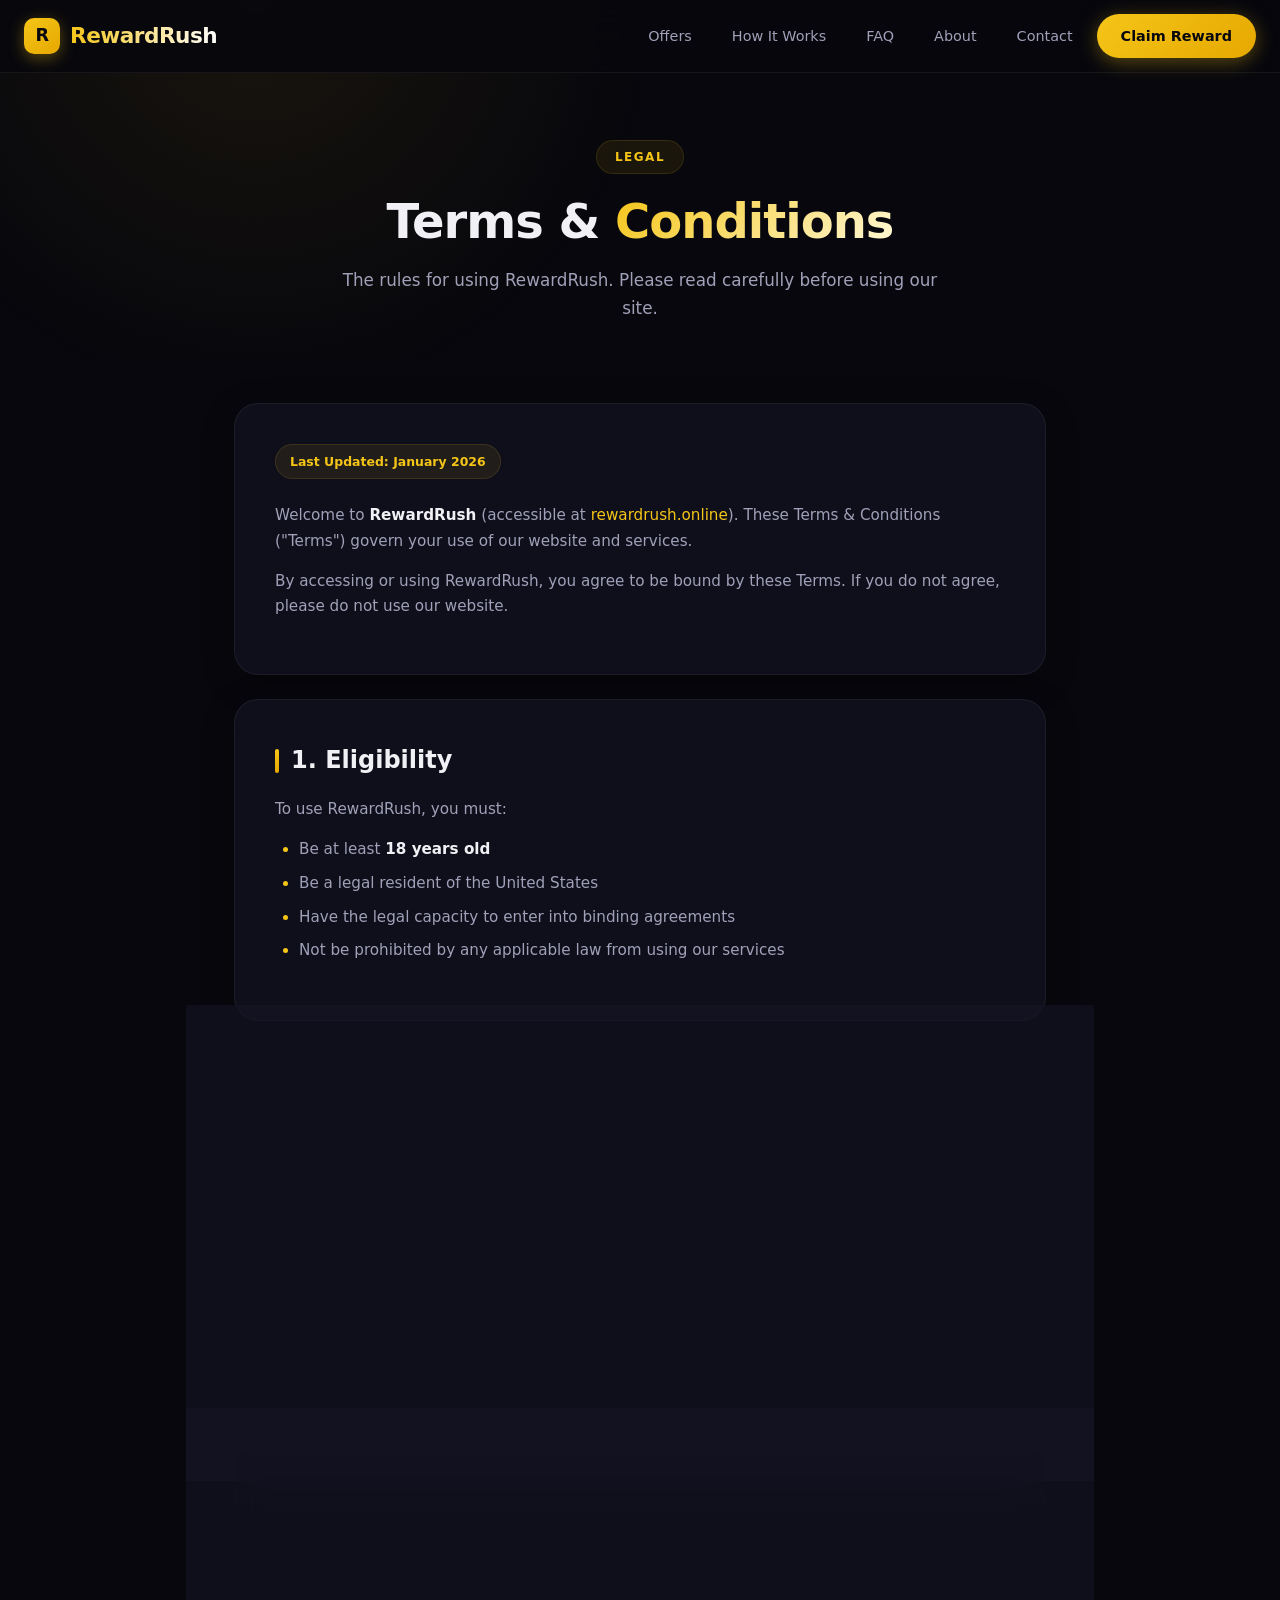
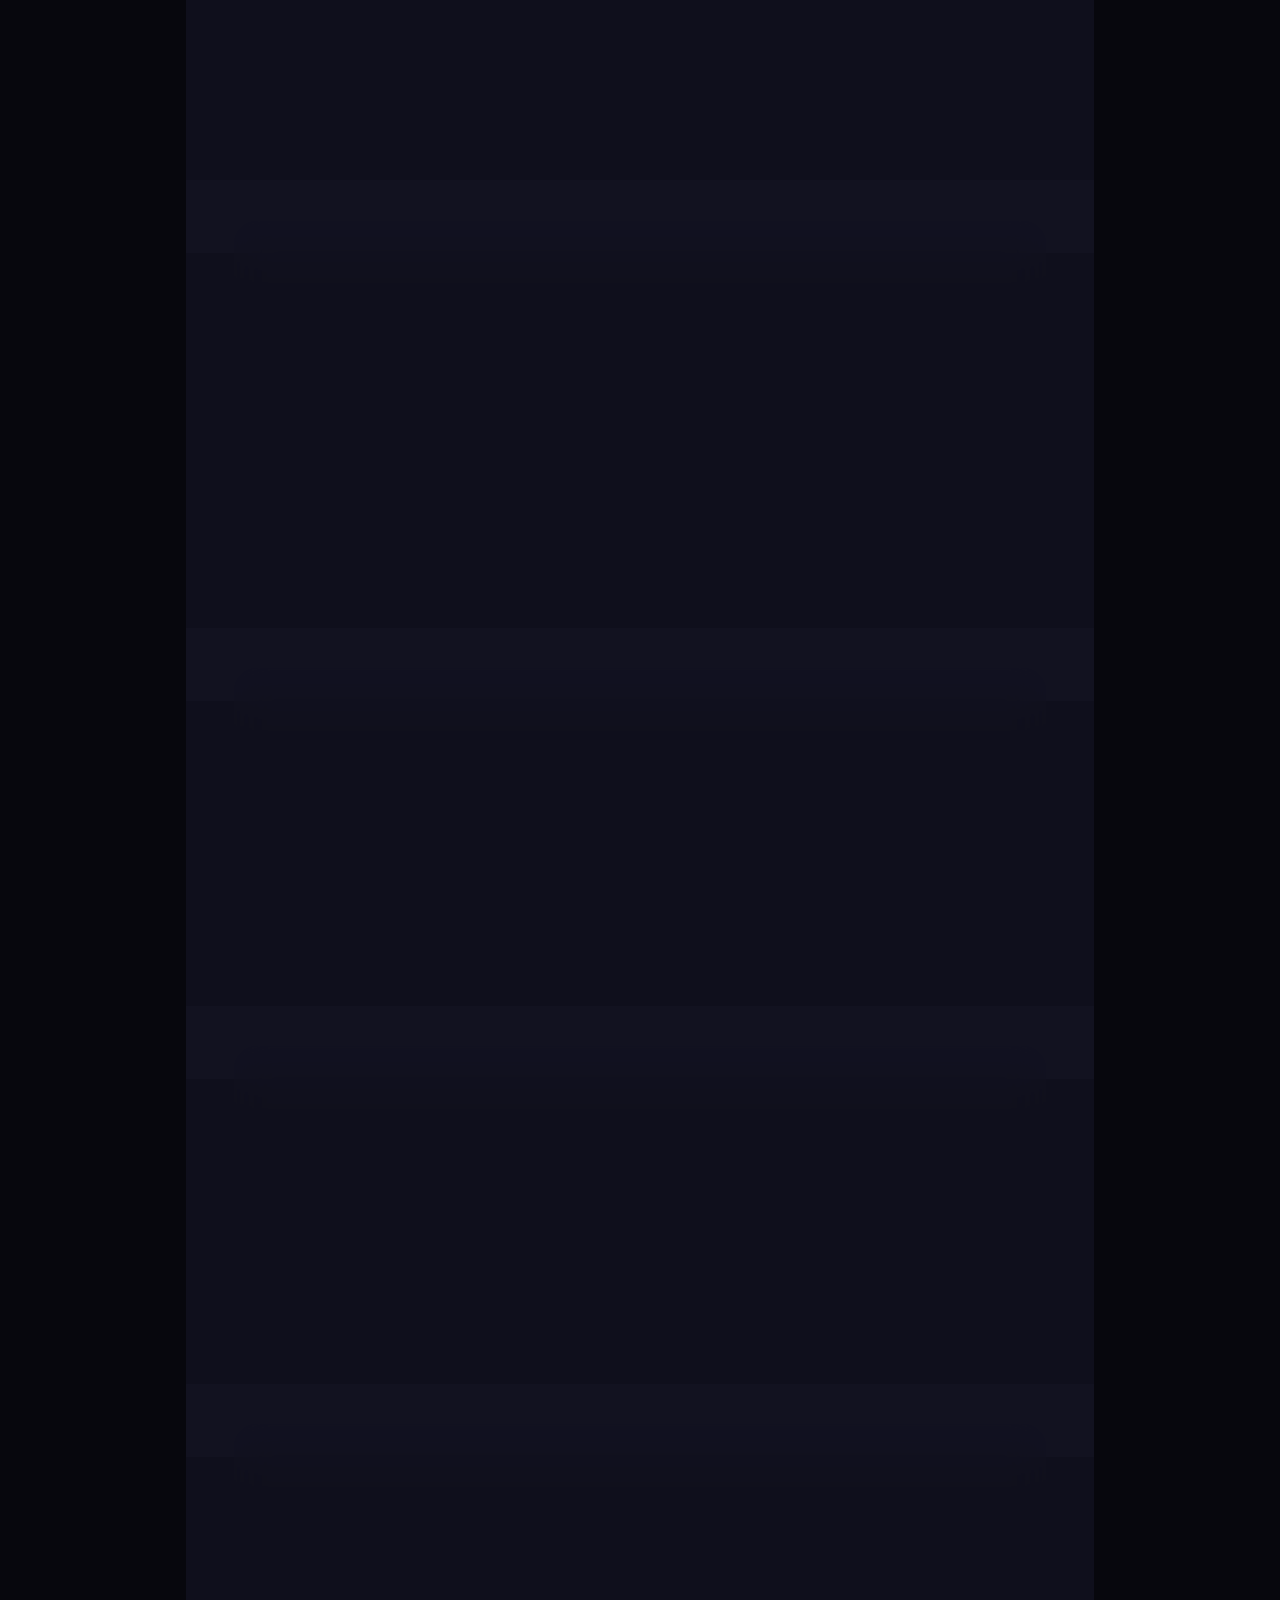
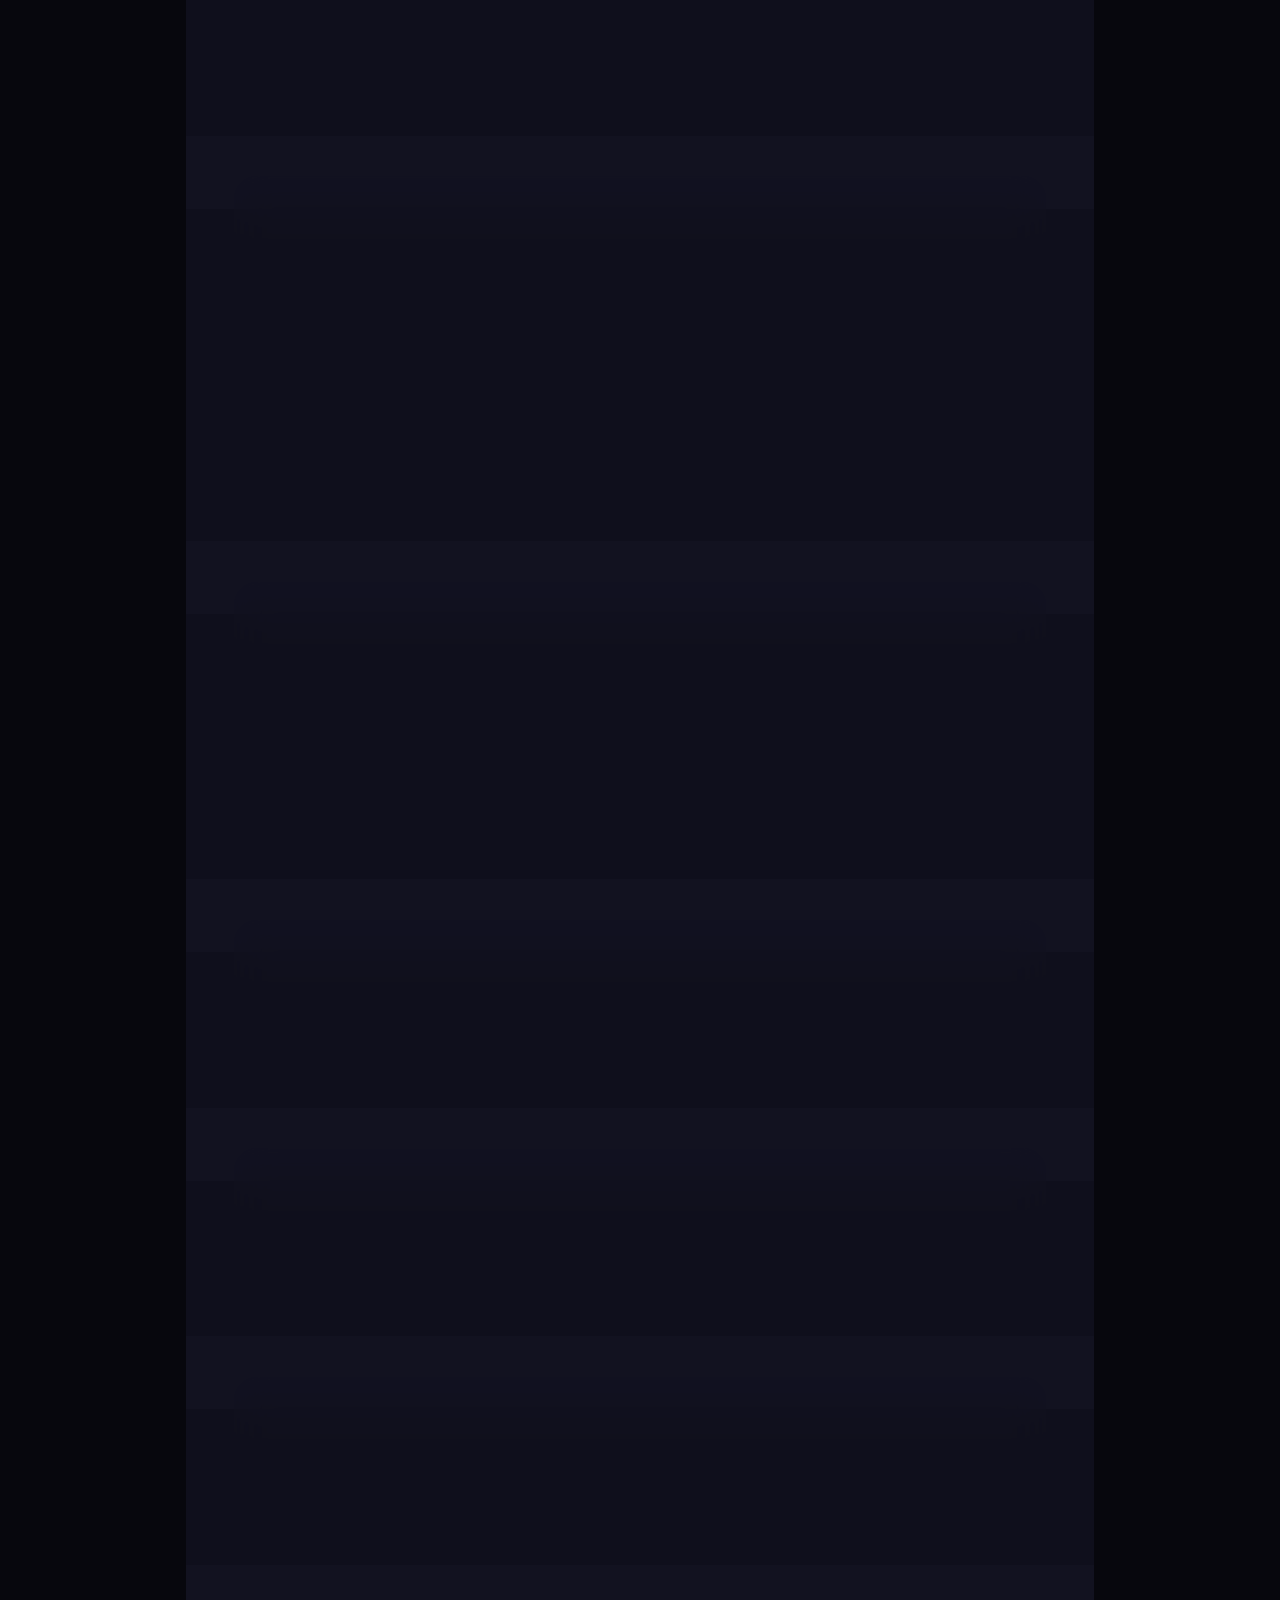
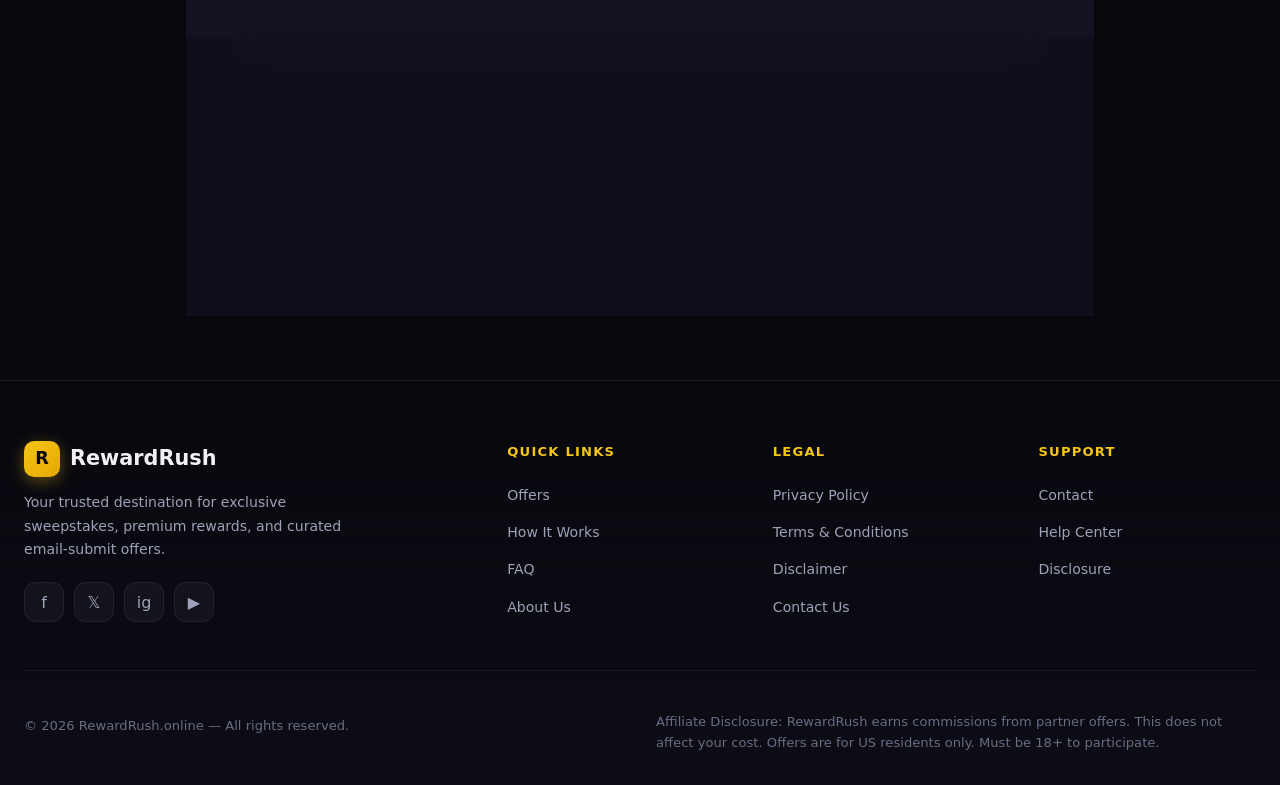
<file: terms.html>
<!DOCTYPE html>
<html lang="en">
<head>
  <meta charset="UTF-8" />
  <meta name="viewport" content="width=device-width, initial-scale=1.0" />
  <meta name="description" content="RewardRush Terms & Conditions — Rules and guidelines for using our rewards platform." />
  <meta name="robots" content="index, follow" />
  <link rel="canonical" href="https://rewardrush.online/terms.html" />
  <link rel="stylesheet" href="styles.css" />
  <title>Terms & Conditions — RewardRush</title>
</head>
<body>

  <nav class="navbar">
    <div class="nav-inner">
      <a href="/" class="nav-logo">
        <div class="nav-logo-icon">R</div>
        <span>RewardRush</span>
      </a>
      <button class="nav-toggle" id="navToggle" aria-label="Toggle menu">
        <span></span><span></span><span></span>
      </button>
      <div class="nav-links" id="navLinks">
        <a href="/#offers">Offers</a>
        <a href="/#how-it-works">How It Works</a>
        <a href="/#faq">FAQ</a>
        <a href="/about.html">About</a>
        <a href="/contact.html">Contact</a>
        <a href="/#offers" class="nav-cta">Claim Reward</a>
      </div>
    </div>
  </nav>

  <header class="page-hero">
    <span class="page-badge">Legal</span>
    <h1>Terms & <span class="gold">Conditions</span></h1>
    <p>The rules for using RewardRush. Please read carefully before using our site.</p>
  </header>

  <main class="content-wrap">

    <div class="content-card">
      <span class="last-updated">Last Updated: January 2026</span>

      <p>Welcome to <strong>RewardRush</strong> (accessible at <a href="https://rewardrush.online">rewardrush.online</a>). These Terms & Conditions ("Terms") govern your use of our website and services.</p>

      <p>By accessing or using RewardRush, you agree to be bound by these Terms. If you do not agree, please do not use our website.</p>
    </div>

    <div class="content-card">
      <h2>1. Eligibility</h2>
      <p>To use RewardRush, you must:</p>
      <ul>
        <li>Be at least <strong>18 years old</strong></li>
        <li>Be a legal resident of the United States</li>
        <li>Have the legal capacity to enter into binding agreements</li>
        <li>Not be prohibited by any applicable law from using our services</li>
      </ul>
    </div>

    <div class="content-card">
      <h2>2. Nature of Our Service</h2>
      <p>RewardRush is an <strong>affiliate marketing platform</strong>. We curate and display offers from third-party advertisers and affiliate networks. We are not the provider of the rewards, sweepstakes, or offers listed on our site.</p>

      <p>When you click an offer on RewardRush, you are redirected to a third-party website where:</p>
      <ul>
        <li>The actual offer is hosted and fulfilled</li>
        <li>The advertiser's own terms apply</li>
        <li>The advertiser is solely responsible for reward delivery</li>
      </ul>
    </div>

    <div class="content-card">
      <h2>3. No Guarantee of Rewards</h2>
      <p><strong>RewardRush does not guarantee that you will win, receive, or qualify for any reward.</strong> All offers are subject to:</p>
      <ul>
        <li>The advertiser's availability and terms</li>
        <li>Sweepstakes entry rules and eligibility requirements</li>
        <li>Advertiser's decision on winner selection</li>
        <li>Offer expiration or modification without notice</li>
      </ul>
    </div>

    <div class="content-card">
      <h2>4. User Responsibilities</h2>
      <p>When using RewardRush, you agree NOT to:</p>
      <ul>
        <li>Provide false or misleading information</li>
        <li>Use automated tools, bots, or scripts to interact with the site</li>
        <li>Attempt to hack, disrupt, or reverse-engineer the website</li>
        <li>Use the site for any illegal purpose</li>
        <li>Violate any third-party advertiser's terms</li>
        <li>Submit spam or malicious content through forms</li>
        <li>Use multiple identities to claim the same reward</li>
      </ul>
    </div>

    <div class="content-card">
      <h2>5. Affiliate Disclosure</h2>
      <p>RewardRush earns commissions from affiliate partners when users complete offers through our links. This commission:</p>
      <ul>
        <li>Does <strong>not</strong> increase your cost or reduce your reward</li>
        <li>Comes at no additional expense to you</li>
        <li>Helps us keep the platform free</li>
      </ul>

      <p>We only promote offers we believe are legitimate and valuable to our users.</p>
    </div>

    <div class="content-card">
      <h2>6. Intellectual Property</h2>
      <p>All content on RewardRush — including text, graphics, logos, design, and code — is the property of RewardRush or its licensors and is protected by copyright laws.</p>

      <p>You may not:</p>
      <ul>
        <li>Copy, reproduce, or redistribute our content without permission</li>
        <li>Use our branding or logo without written consent</li>
        <li>Frame or mirror our website</li>
      </ul>
    </div>

    <div class="content-card">
      <h2>7. Third-Party Links</h2>
      <p>RewardRush contains links to third-party websites. We are not responsible for:</p>
      <ul>
        <li>The content, accuracy, or practices of third-party sites</li>
        <li>The quality or delivery of any offers or rewards</li>
        <li>Any damages caused by third-party websites</li>
      </ul>

      <p>Your use of third-party websites is at your own risk and subject to their terms.</p>
    </div>

    <div class="content-card">
      <h2>8. Limitation of Liability</h2>
      <p>To the maximum extent permitted by law, RewardRush and its owners, employees, or affiliates shall not be liable for:</p>
      <ul>
        <li>Any indirect, incidental, or consequential damages</li>
        <li>Loss of data, profits, or business opportunities</li>
        <li>Issues arising from third-party offers or advertisers</li>
        <li>Website downtime or technical issues</li>
        <li>Unauthorized access to your data due to circumstances beyond our control</li>
      </ul>
    </div>

    <div class="content-card">
      <h2>9. Indemnification</h2>
      <p>You agree to indemnify and hold harmless RewardRush and its owners from any claims, damages, or expenses arising from:</p>
      <ul>
        <li>Your violation of these Terms</li>
        <li>Your misuse of the website</li>
        <li>Your violation of any third-party rights</li>
      </ul>
    </div>

    <div class="content-card">
      <h2>10. Termination</h2>
      <p>We reserve the right to terminate or suspend access to RewardRush for any user who violates these Terms, at any time, without prior notice.</p>
    </div>

    <div class="content-card">
      <h2>11. Governing Law</h2>
      <p>These Terms are governed by the laws of the United States. Any disputes arising from these Terms shall be resolved in the appropriate courts of the United States.</p>
    </div>

    <div class="content-card">
      <h2>12. Changes to Terms</h2>
      <p>We may update these Terms at any time. Changes will be effective upon posting. Your continued use of RewardRush after changes constitutes acceptance of the updated Terms.</p>
    </div>

    <div class="content-card">
      <h2>13. Contact</h2>
      <p>For questions about these Terms, contact us at:</p>
      <ul>
        <li><strong>Email:</strong> <a href="mailto:support@rewardrush.online">support@rewardrush.online</a></li>
        <li><strong>Website:</strong> <a href="/contact.html">rewardrush.online/contact</a></li>
      </ul>
    </div>

  </main>

  <footer class="footer">
    <div class="footer-inner">
      <div class="footer-grid">
        <div class="footer-brand">
          <h3><div class="nav-logo-icon">R</div> RewardRush</h3>
          <p>Your trusted destination for exclusive sweepstakes, premium rewards, and curated email-submit offers.</p>
          <div class="footer-social">
            <a href="#" aria-label="Facebook">f</a>
            <a href="#" aria-label="Twitter">𝕏</a>
            <a href="#" aria-label="Instagram">ig</a>
            <a href="#" aria-label="YouTube">▶</a>
          </div>
        </div>
        <div class="footer-col">
          <h4>Quick Links</h4>
          <ul>
            <li><a href="/#offers">Offers</a></li>
            <li><a href="/#how-it-works">How It Works</a></li>
            <li><a href="/#faq">FAQ</a></li>
            <li><a href="/about.html">About Us</a></li>
          </ul>
        </div>
        <div class="footer-col">
          <h4>Legal</h4>
          <ul>
            <li><a href="/privacy-policy.html">Privacy Policy</a></li>
            <li><a href="/terms.html">Terms & Conditions</a></li>
            <li><a href="/disclaimer.html">Disclaimer</a></li>
            <li><a href="/contact.html">Contact Us</a></li>
          </ul>
        </div>
        <div class="footer-col">
          <h4>Support</h4>
          <ul>
            <li><a href="/contact.html">Contact</a></li>
            <li><a href="/#faq">Help Center</a></li>
            <li><a href="/disclaimer.html">Disclosure</a></li>
          </ul>
        </div>
      </div>
      <div class="footer-bottom">
        <p>&copy; <span id="year"></span> RewardRush.online — All rights reserved.</p>
        <p class="footer-disclaimer">Affiliate Disclosure: RewardRush earns commissions from partner offers. This does not affect your cost. Offers are for US residents only. Must be 18+ to participate.</p>
      </div>
    </div>
  </footer>

  <script>
    (function() {
      const navToggle = document.getElementById('navToggle');
      const navLinks = document.getElementById('navLinks');
      if (navToggle && navLinks) {
        navToggle.addEventListener('click', () => {
          const open = navLinks.classList.toggle('open');
          navToggle.classList.toggle('active', open);
        });
      }
      document.getElementById('year').textContent = new Date().getFullYear();
    })();
  </script>

</body>
</html>
</file>
<file: styles.css>
/* ============================================================
   REWARDRUSH — SHARED STYLESHEET
   Used by: about, contact, privacy, terms, disclaimer, faq
   ============================================================ */

:root {
  --bg-primary: #07070d;
  --bg-secondary: #0d0d17;
  --bg-card: rgba(20, 20, 35, 0.72);
  --bg-glass: rgba(255, 255, 255, 0.04);
  --border-glass: rgba(245, 197, 24, 0.12);
  --border-subtle: rgba(255, 255, 255, 0.06);
  --gold-primary: #f5c518;
  --gold-secondary: #e6a800;
  --gold-glow: rgba(245, 197, 24, 0.35);
  --gold-soft: rgba(245, 197, 24, 0.08);
  --text-primary: #f0f0f5;
  --text-secondary: #a0a0b8;
  --text-muted: #6b6b82;
  --accent-green: #22c55e;
  --radius-sm: 10px;
  --radius-md: 16px;
  --radius-lg: 24px;
  --transition: 0.3s cubic-bezier(0.4, 0, 0.2, 1);
}

*, *::before, *::after { margin: 0; padding: 0; box-sizing: border-box; }
html { scroll-behavior: smooth; -webkit-text-size-adjust: 100%; }
body {
  font-family: 'Inter', 'Segoe UI', system-ui, -apple-system, sans-serif;
  background: var(--bg-primary);
  color: var(--text-primary);
  line-height: 1.7;
  min-height: 100vh;
  -webkit-font-smoothing: antialiased;
  overflow-x: hidden;
}

body::before {
  content: ''; position: fixed; top: -40%; left: -20%;
  width: 80vw; height: 80vh;
  background: radial-gradient(circle, var(--gold-soft) 0%, transparent 65%);
  pointer-events: none; z-index: 0;
}

a { color: var(--gold-primary); text-decoration: none; transition: color var(--transition); }
a:hover { color: #fff8d6; }
img { max-width: 100%; height: auto; display: block; }
ul, ol { padding-left: 24px; }
button { font-family: inherit; cursor: pointer; border: none; background: none; color: inherit; }
input, textarea { font-family: inherit; }

::-webkit-scrollbar { width: 8px; }
::-webkit-scrollbar-track { background: var(--bg-primary); }
::-webkit-scrollbar-thumb {
  background: linear-gradient(180deg, var(--gold-primary), var(--gold-secondary));
  border-radius: 4px;
}

/* ===================== NAVBAR ===================== */
.navbar {
  position: fixed; top: 0; left: 0; width: 100%;
  z-index: 1000; padding: 0 24px;
  transition: all var(--transition);
  background: rgba(7, 7, 13, 0.88);
  backdrop-filter: blur(20px);
  -webkit-backdrop-filter: blur(20px);
  border-bottom: 1px solid var(--border-subtle);
}

.nav-inner {
  max-width: 1280px; margin: 0 auto;
  display: flex; align-items: center; justify-content: space-between;
  height: 72px;
}

.nav-logo {
  display: flex; align-items: center; gap: 10px;
  font-size: 1.35rem; font-weight: 800;
  letter-spacing: -0.5px;
  color: var(--text-primary);
}

.nav-logo-icon {
  width: 36px; height: 36px; border-radius: 10px;
  background: linear-gradient(135deg, var(--gold-primary), var(--gold-secondary));
  display: flex; align-items: center; justify-content: center;
  font-size: 1.1rem; color: #07070d; font-weight: 900;
  box-shadow: 0 4px 16px var(--gold-glow);
}

.nav-logo span {
  background: linear-gradient(90deg, var(--gold-primary), #fff, var(--gold-primary));
  background-size: 200% auto;
  -webkit-background-clip: text;
  -webkit-text-fill-color: transparent;
  background-clip: text;
}

.nav-links { display: flex; align-items: center; gap: 8px; }

.nav-links a {
  padding: 8px 16px; border-radius: var(--radius-sm);
  font-size: 0.9rem; font-weight: 500;
  color: var(--text-secondary);
  transition: all var(--transition);
}

.nav-links a:hover {
  color: var(--gold-primary);
  background: var(--gold-soft);
}

.nav-cta {
  padding: 10px 24px !important;
  background: linear-gradient(135deg, var(--gold-primary), var(--gold-secondary)) !important;
  color: #07070d !important;
  font-weight: 700 !important;
  border-radius: 50px !important;
  box-shadow: 0 4px 20px var(--gold-glow);
}

.nav-cta:hover {
  transform: translateY(-2px);
  box-shadow: 0 8px 32px rgba(245, 197, 24, 0.5);
}

.nav-toggle {
  display: none; flex-direction: column; gap: 5px;
  padding: 8px; z-index: 1001;
}

.nav-toggle span {
  width: 24px; height: 2px;
  background: var(--text-primary);
  border-radius: 2px;
  transition: all var(--transition);
}

.nav-toggle.active span:nth-child(1) { transform: rotate(45deg) translate(5px, 5px); }
.nav-toggle.active span:nth-child(2) { opacity: 0; }
.nav-toggle.active span:nth-child(3) { transform: rotate(-45deg) translate(5px, -5px); }

/* ===================== PAGE HERO ===================== */
.page-hero {
  position: relative; z-index: 1;
  padding: 140px 24px 60px;
  text-align: center;
  max-width: 900px;
  margin: 0 auto;
}

.page-badge {
  display: inline-block;
  padding: 6px 18px;
  border-radius: 50px;
  background: var(--gold-soft);
  border: 1px solid var(--border-glass);
  font-size: 0.75rem;
  font-weight: 700;
  color: var(--gold-primary);
  letter-spacing: 1.5px;
  text-transform: uppercase;
  margin-bottom: 20px;
}

.page-hero h1 {
  font-size: clamp(2rem, 5vw, 3rem);
  font-weight: 900;
  letter-spacing: -1px;
  line-height: 1.15;
  margin-bottom: 16px;
}

.page-hero h1 .gold {
  background: linear-gradient(135deg, var(--gold-primary), #fff8d6);
  -webkit-background-clip: text;
  -webkit-text-fill-color: transparent;
  background-clip: text;
}

.page-hero p {
  font-size: 1.05rem;
  color: var(--text-secondary);
  max-width: 600px;
  margin: 0 auto;
}

/* ===================== CONTENT ===================== */
.content-wrap {
  position: relative; z-index: 1;
  max-width: 860px;
  margin: 0 auto;
  padding: 20px 24px 80px;
}

.content-card {
  background: var(--bg-card);
  border: 1px solid var(--border-subtle);
  border-radius: var(--radius-lg);
  padding: 40px;
  backdrop-filter: blur(20px);
  box-shadow: 0 8px 32px rgba(0, 0, 0, 0.3);
}

.content-card + .content-card { margin-top: 24px; }

.content-card h2 {
  font-size: 1.5rem;
  font-weight: 800;
  margin-bottom: 16px;
  color: var(--text-primary);
  display: flex;
  align-items: center;
  gap: 12px;
}

.content-card h2::before {
  content: '';
  width: 4px; height: 24px;
  background: linear-gradient(180deg, var(--gold-primary), var(--gold-secondary));
  border-radius: 2px;
}

.content-card h3 {
  font-size: 1.15rem;
  font-weight: 700;
  margin: 24px 0 12px;
  color: var(--gold-primary);
}

.content-card p {
  color: var(--text-secondary);
  margin-bottom: 14px;
  font-size: 0.95rem;
}

.content-card ul, .content-card ol {
  color: var(--text-secondary);
  font-size: 0.95rem;
  margin-bottom: 16px;
}

.content-card li { margin-bottom: 8px; }
.content-card li::marker { color: var(--gold-primary); }

.content-card strong { color: var(--text-primary); font-weight: 700; }

.content-card hr {
  border: none;
  border-top: 1px solid var(--border-subtle);
  margin: 32px 0;
}

.last-updated {
  display: inline-block;
  padding: 6px 14px;
  background: var(--gold-soft);
  border: 1px solid var(--border-glass);
  border-radius: 50px;
  font-size: 0.78rem;
  color: var(--gold-primary);
  font-weight: 600;
  margin-bottom: 24px;
}

/* ===================== ABOUT PAGE ===================== */
.stats-grid {
  display: grid;
  grid-template-columns: repeat(auto-fit, minmax(180px, 1fr));
  gap: 20px;
  margin: 32px 0;
}

.stat-box {
  text-align: center;
  padding: 28px 20px;
  background: var(--bg-glass);
  border: 1px solid var(--border-subtle);
  border-radius: var(--radius-md);
  transition: all var(--transition);
}

.stat-box:hover {
  border-color: var(--border-glass);
  background: var(--gold-soft);
  transform: translateY(-4px);
}

.stat-num {
  font-size: 2rem;
  font-weight: 900;
  background: linear-gradient(135deg, var(--gold-primary), #fff8d6);
  -webkit-background-clip: text;
  -webkit-text-fill-color: transparent;
  background-clip: text;
  line-height: 1.1;
  margin-bottom: 6px;
}

.stat-label {
  font-size: 0.82rem;
  color: var(--text-muted);
  text-transform: uppercase;
  letter-spacing: 1px;
  font-weight: 600;
}

.value-grid {
  display: grid;
  grid-template-columns: repeat(auto-fit, minmax(240px, 1fr));
  gap: 16px;
  margin-top: 20px;
}

.value-card {
  padding: 24px;
  background: var(--bg-glass);
  border: 1px solid var(--border-subtle);
  border-radius: var(--radius-md);
  transition: all var(--transition);
}

.value-card:hover {
  border-color: var(--border-glass);
  transform: translateY(-4px);
}

.value-icon {
  font-size: 1.8rem;
  margin-bottom: 12px;
}

.value-card h4 {
  font-size: 1rem;
  font-weight: 700;
  margin-bottom: 8px;
  color: var(--text-primary);
}

.value-card p {
  font-size: 0.86rem;
  color: var(--text-secondary);
  margin: 0;
}

/* ===================== CONTACT PAGE ===================== */
.contact-grid {
  display: grid;
  grid-template-columns: 1fr 1.3fr;
  gap: 24px;
}

.contact-info {
  display: flex;
  flex-direction: column;
  gap: 16px;
}

.info-item {
  display: flex;
  gap: 14px;
  padding: 20px;
  background: var(--bg-glass);
  border: 1px solid var(--border-subtle);
  border-radius: var(--radius-md);
  transition: all var(--transition);
}

.info-item:hover {
  border-color: var(--border-glass);
  background: var(--gold-soft);
}

.info-icon {
  width: 44px;
  height: 44px;
  border-radius: 12px;
  background: linear-gradient(135deg, var(--gold-primary), var(--gold-secondary));
  display: flex;
  align-items: center;
  justify-content: center;
  font-size: 1.2rem;
  flex-shrink: 0;
  box-shadow: 0 4px 16px var(--gold-glow);
}

.info-text h4 {
  font-size: 0.9rem;
  font-weight: 700;
  margin-bottom: 4px;
  color: var(--text-primary);
}

.info-text p {
  font-size: 0.85rem;
  color: var(--text-secondary);
  margin: 0;
  word-break: break-word;
}

.contact-form { display: flex; flex-direction: column; gap: 16px; }

.form-field {
  display: flex;
  flex-direction: column;
  gap: 8px;
}

.form-field label {
  font-size: 0.78rem;
  font-weight: 700;
  text-transform: uppercase;
  letter-spacing: 0.8px;
  color: var(--text-secondary);
}

.form-field input,
.form-field textarea,
.form-field select {
  width: 100%;
  padding: 14px 18px;
  background: var(--bg-glass);
  border: 1px solid var(--border-subtle);
  border-radius: 12px;
  color: var(--text-primary);
  font-size: 0.95rem;
  transition: all var(--transition);
}

.form-field input:focus,
.form-field textarea:focus,
.form-field select:focus {
  outline: none;
  border-color: var(--gold-primary);
  background: var(--gold-soft);
  box-shadow: 0 0 0 4px var(--gold-soft);
}

.form-field textarea {
  resize: vertical;
  min-height: 140px;
  font-family: inherit;
}

.btn {
  display: inline-flex;
  align-items: center;
  justify-content: center;
  gap: 8px;
  padding: 15px 32px;
  border-radius: 50px;
  font-size: 0.95rem;
  font-weight: 700;
  transition: all var(--transition);
  position: relative;
  overflow: hidden;
}

.btn-primary {
  background: linear-gradient(135deg, var(--gold-primary), var(--gold-secondary));
  color: #07070d;
  box-shadow: 0 6px 28px var(--gold-glow);
}

.btn-primary:hover {
  transform: translateY(-3px);
  box-shadow: 0 12px 48px rgba(245, 197, 24, 0.55);
  color: #07070d;
}

.btn-full { width: 100%; }

.form-success {
  padding: 16px;
  background: rgba(34, 197, 94, 0.1);
  border: 1px solid rgba(34, 197, 94, 0.3);
  border-radius: 12px;
  color: #86efac;
  font-size: 0.9rem;
  display: none;
}

.form-success.show { display: block; }

/* ===================== FAQ ACCORDION ===================== */
.faq-list {
  display: flex;
  flex-direction: column;
  gap: 12px;
}

.faq-item {
  border-radius: var(--radius-md);
  background: var(--bg-glass);
  border: 1px solid var(--border-subtle);
  overflow: hidden;
  transition: all var(--transition);
}

.faq-item:hover { border-color: var(--border-glass); }

.faq-question {
  display: flex;
  align-items: center;
  justify-content: space-between;
  gap: 16px;
  width: 100%;
  padding: 20px 24px;
  font-size: 0.98rem;
  font-weight: 600;
  color: var(--text-primary);
  text-align: left;
}

.faq-question:hover { color: var(--gold-primary); }

.faq-icon {
  flex-shrink: 0;
  width: 28px; height: 28px;
  border-radius: 50%;
  background: var(--gold-soft);
  border: 1px solid var(--border-glass);
  display: flex;
  align-items: center;
  justify-content: center;
  font-size: 1rem;
  color: var(--gold-primary);
  transition: all var(--transition);
  font-weight: 700;
}

.faq-item.open .faq-icon {
  transform: rotate(45deg);
  background: var(--gold-primary);
  color: #07070d;
}

.faq-answer {
  max-height: 0;
  overflow: hidden;
  transition: max-height 0.4s ease, padding 0.3s ease;
  padding: 0 24px;
}

.faq-item.open .faq-answer {
  max-height: 500px;
  padding: 0 24px 22px;
}

.faq-answer p {
  font-size: 0.9rem;
  color: var(--text-secondary);
  line-height: 1.7;
  margin: 0;
}

/* ===================== FOOTER ===================== */
.footer {
  position: relative;
  z-index: 1;
  margin-top: 40px;
  padding: 60px 24px 32px;
  background: linear-gradient(180deg, transparent, rgba(13, 13, 23, 0.95));
  border-top: 1px solid var(--border-subtle);
}

.footer-inner { max-width: 1280px; margin: 0 auto; }

.footer-grid {
  display: grid;
  grid-template-columns: 2fr 1fr 1fr 1fr;
  gap: 48px;
  margin-bottom: 48px;
}

.footer-brand h3 {
  font-size: 1.3rem;
  font-weight: 800;
  margin-bottom: 14px;
  display: flex;
  align-items: center;
  gap: 10px;
}

.footer-brand p {
  font-size: 0.88rem;
  color: var(--text-secondary);
  line-height: 1.7;
  max-width: 320px;
  margin-bottom: 20px;
}

.footer-social { display: flex; gap: 10px; }

.footer-social a {
  width: 40px; height: 40px;
  border-radius: 12px;
  background: var(--bg-glass);
  border: 1px solid var(--border-subtle);
  display: flex;
  align-items: center;
  justify-content: center;
  font-size: 1rem;
  color: var(--text-secondary);
  transition: all var(--transition);
}

.footer-social a:hover {
  background: var(--gold-soft);
  border-color: var(--border-glass);
  color: var(--gold-primary);
  transform: translateY(-3px);
}

.footer-col h4 {
  font-size: 0.82rem;
  font-weight: 700;
  text-transform: uppercase;
  letter-spacing: 1.2px;
  color: var(--gold-primary);
  margin-bottom: 18px;
}

.footer-col ul {
  list-style: none;
  padding: 0;
  display: flex;
  flex-direction: column;
  gap: 10px;
}

.footer-col a {
  font-size: 0.88rem;
  color: var(--text-secondary);
  transition: all var(--transition);
}

.footer-col a:hover {
  color: var(--gold-primary);
  padding-left: 4px;
}

.footer-bottom {
  display: flex;
  align-items: center;
  justify-content: space-between;
  flex-wrap: wrap;
  gap: 16px;
  padding-top: 28px;
  border-top: 1px solid var(--border-subtle);
}

.footer-bottom p {
  font-size: 0.82rem;
  color: var(--text-muted);
}

.footer-disclaimer {
  font-size: 0.75rem;
  color: var(--text-muted);
  max-width: 600px;
  line-height: 1.6;
  margin-top: 12px;
}

/* ===================== RESPONSIVE ===================== */
@media (max-width: 1024px) {
  .footer-grid { grid-template-columns: 1fr 1fr; gap: 36px; }
  .contact-grid { grid-template-columns: 1fr; }
}

@media (max-width: 768px) {
  .nav-links {
    position: fixed;
    top: 0; right: -100%;
    width: min(320px, 80vw);
    height: 100vh;
    background: rgba(7, 7, 13, 0.97);
    backdrop-filter: blur(24px);
    flex-direction: column;
    align-items: flex-start;
    justify-content: center;
    padding: 80px 32px;
    gap: 12px;
    transition: right var(--transition);
    border-left: 1px solid var(--border-subtle);
  }

  .nav-links.open { right: 0; }

  .nav-links a {
    font-size: 1.05rem;
    padding: 14px 20px;
    width: 100%;
  }

  .nav-cta { width: 100%; text-align: center; margin-top: 8px; }
  .nav-toggle { display: flex; }

  .page-hero { padding: 120px 20px 40px; }
  .content-card { padding: 24px 20px; }
  .content-wrap { padding: 20px 16px 60px; }

  .footer-grid { grid-template-columns: 1fr; gap: 32px; }
  .footer-bottom { flex-direction: column; text-align: center; }

  .stats-grid { grid-template-columns: 1fr 1fr; }
}

@media (max-width: 380px) {
  .stats-grid { grid-template-columns: 1fr; }
}
</file>
